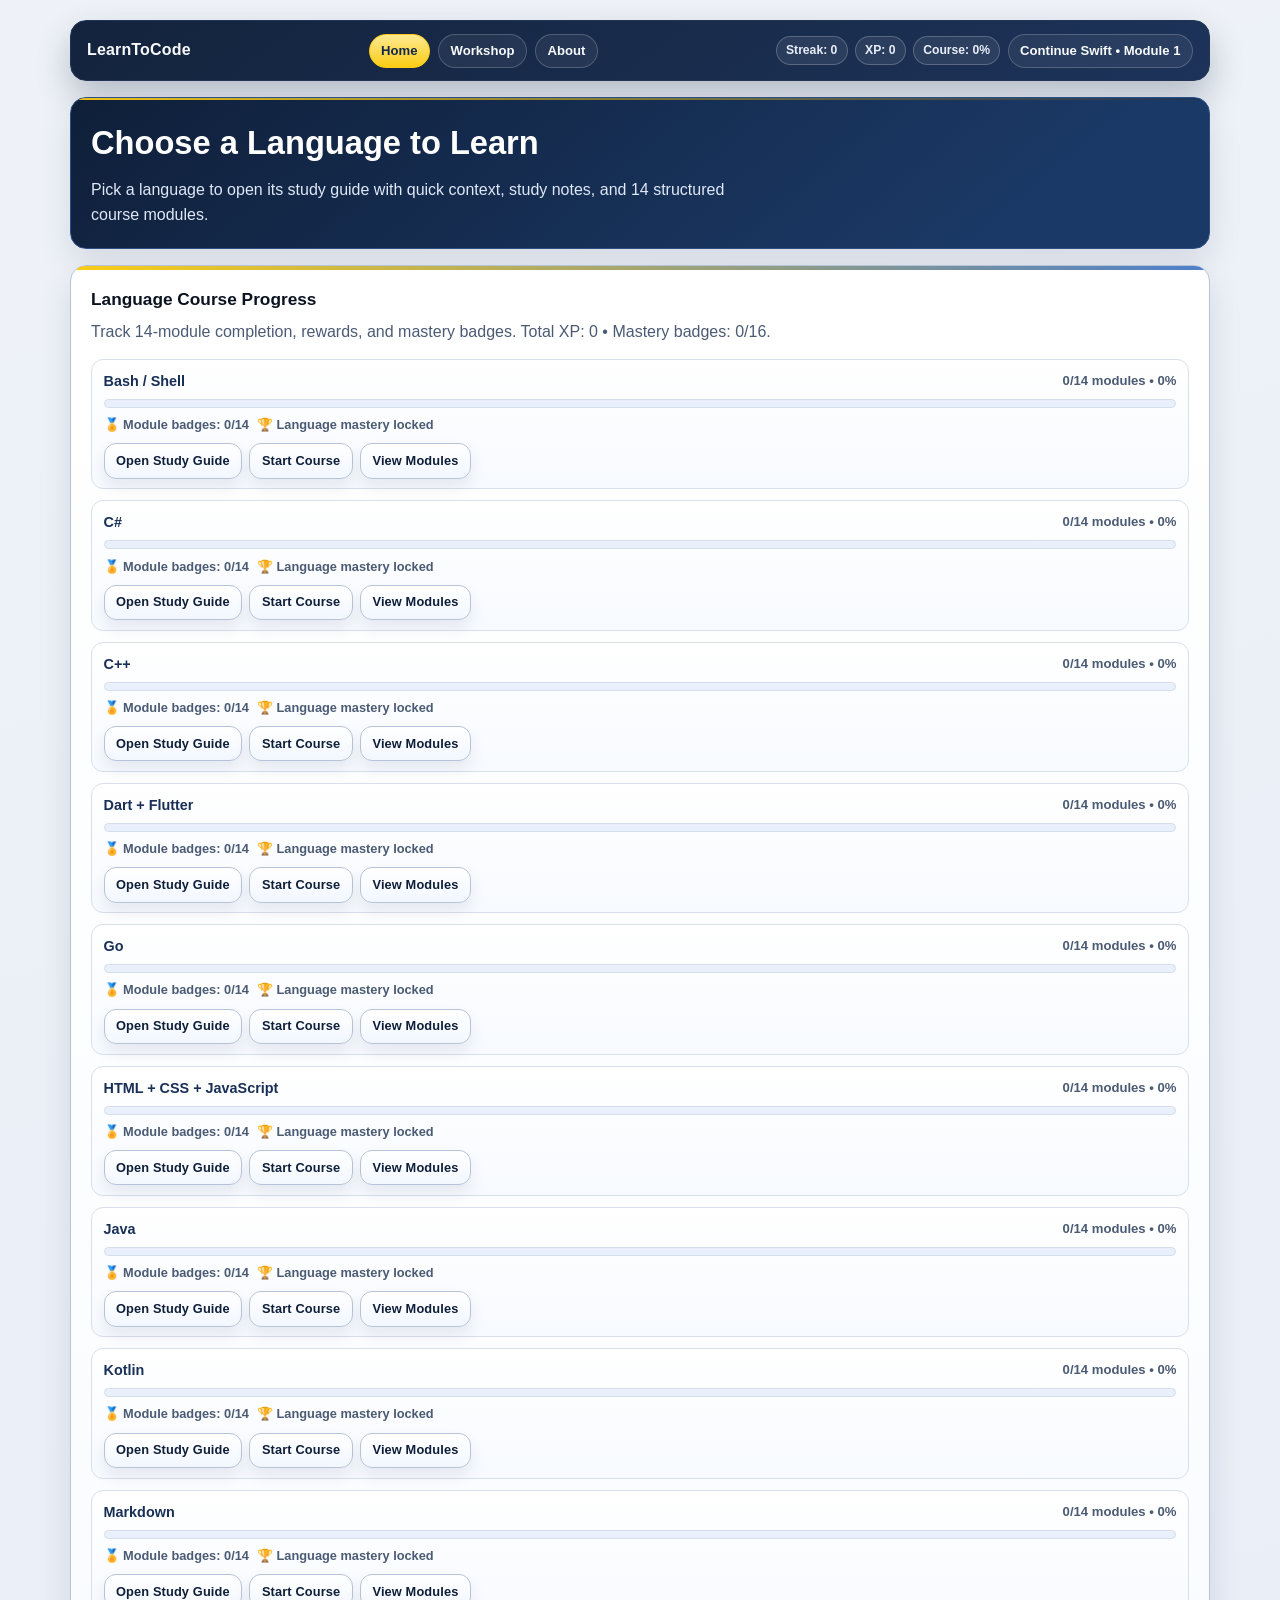
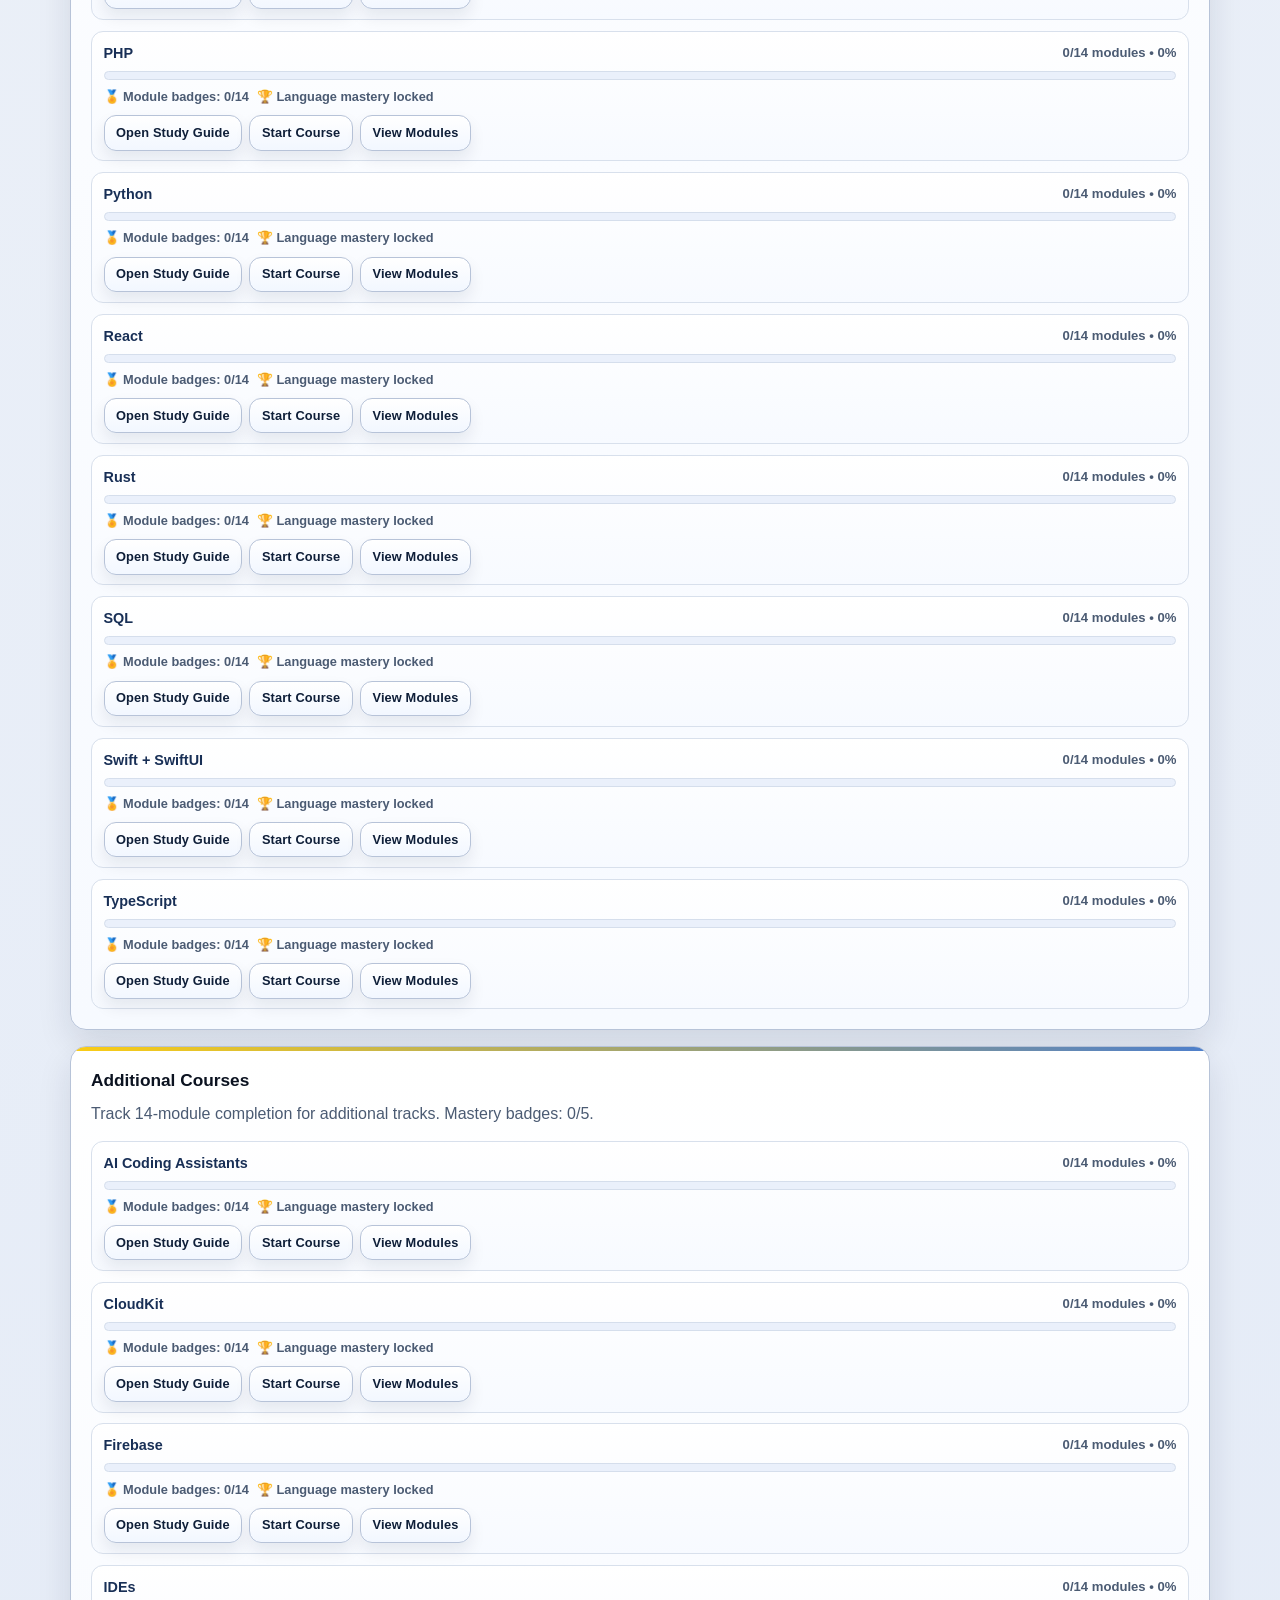
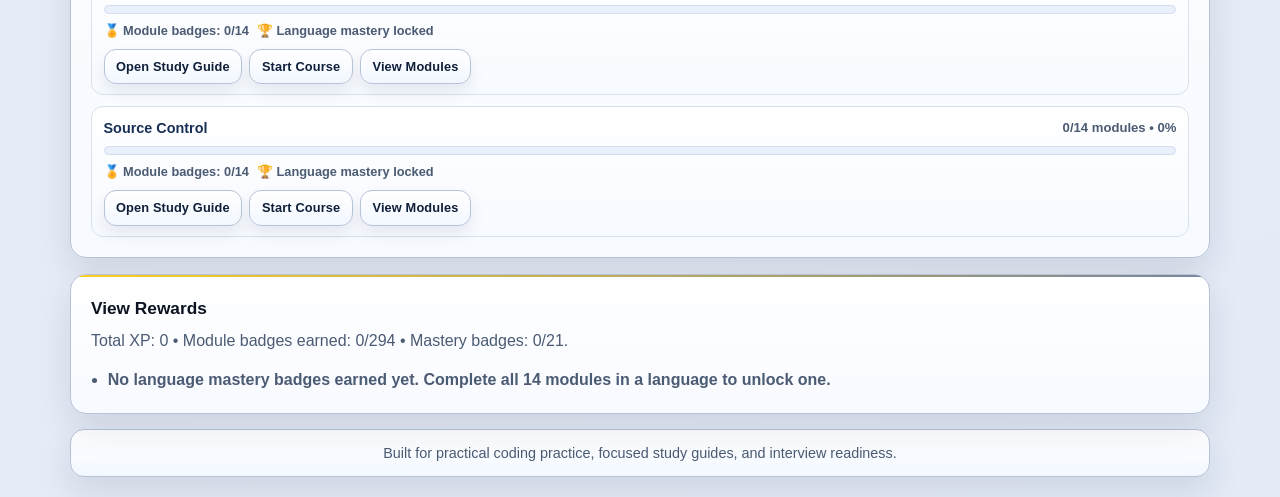
<file: index.html>
<!doctype html>
<html lang="en">
  <head>
    <meta charset="UTF-8" />
    <meta name="viewport" content="width=device-width, initial-scale=1.0" />
    <title>Learn to Code Home</title>
    <link rel="stylesheet" href="styles.css" />
  </head>
  <body>
    <header class="site-header">
      <div class="site-header-inner">
        <a class="site-brand" href="index.html">LearnToCode</a>
        <nav class="site-nav" aria-label="Primary">
          <a class="site-nav-link active" href="index.html">Home</a>
          <a class="site-nav-link" href="workshop.html">Workshop</a>
          <a class="site-nav-link" href="about.html">About</a>
        </nav>
      </div>
    </header>

    <main class="app home-layout">
      <header class="card home-hero">
        <h1>Choose a Language to Learn</h1>
        <p>
          Pick a language to open its study guide with quick context, study notes, and 14 structured course modules.
        </p>
      </header>

      <section class="card home-card home-card-accent" id="courseProgressCard">
        <h2>Language Course Progress</h2>
        <p id="courseProgressIntro">Track how much of each 14-module language course you have completed.</p>
        <div class="home-progress-grid" id="homeProgressGrid" aria-live="polite"></div>
      </section>

      <section class="card home-card home-card-accent" id="additionalCoursesCard">
        <h2>Additional Courses</h2>
        <p id="additionalCoursesIntro">Track Source Control and IDEs with the same module flow and rewards.</p>
        <div class="home-progress-grid" id="homeAdditionalProgressGrid" aria-live="polite"></div>
      </section>

      <section class="card home-card" id="rewardsSummaryCard">
        <h2>View Rewards</h2>
        <p id="rewardsOverview">Earn module badges and full language mastery badges as you pass modules.</p>
        <ul id="masteryBadgeList" class="rewards-list" aria-live="polite"></ul>
      </section>

    </main>

    <footer class="site-footer">
      <p>Built for practical coding practice, focused study guides, and interview readiness.</p>
    </footer>

    <script src="js/app/header-progress.js"></script>
    <script src="js/pages/index.js"></script>

  </body>
</html>
</file>
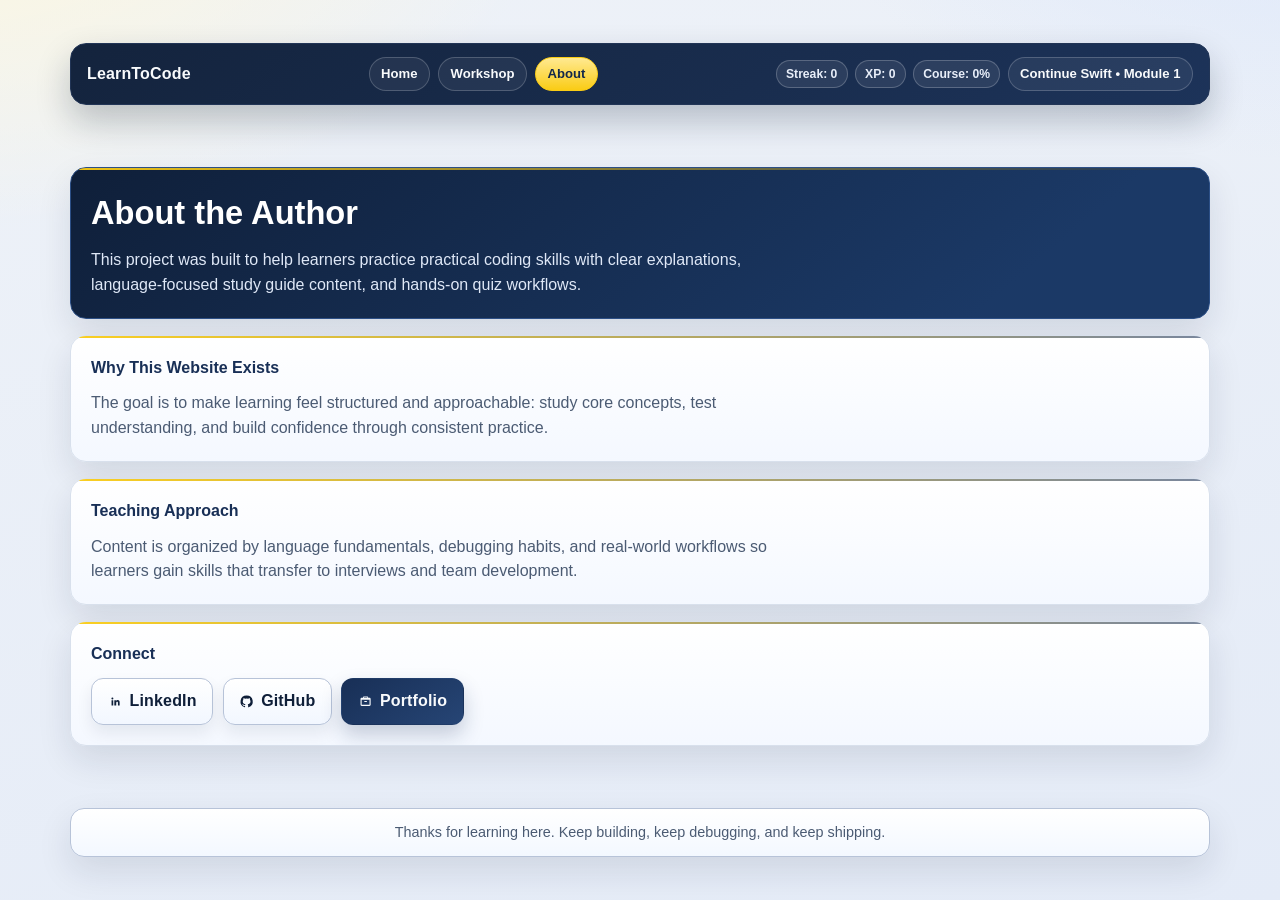
<file: about.html>
<!doctype html>
<html lang="en">
  <head>
    <meta charset="UTF-8" />
    <meta name="viewport" content="width=device-width, initial-scale=1.0" />
    <title>About the Author</title>
    <link rel="stylesheet" href="styles.css" />
  </head>
  <body>
    <header class="site-header">
      <div class="site-header-inner">
        <a class="site-brand" href="index.html">LearnToCode</a>
        <nav class="site-nav" aria-label="Primary">
          <a class="site-nav-link" href="index.html">Home</a>
          <a class="site-nav-link" href="workshop.html">Workshop</a>
          <a class="site-nav-link active" href="about.html">About</a>
        </nav>
      </div>
    </header>

    <main class="app">
      <header class="card home-hero">
        <h1>About the Author</h1>
        <p>
          This project was built to help learners practice practical coding skills with clear explanations,
          language-focused study guide content, and hands-on quiz workflows.
        </p>
      </header>

      <section class="card topic-info-card">
        <h2>Why This Website Exists</h2>
        <p>
          The goal is to make learning feel structured and approachable: study core concepts,
          test understanding, and build confidence through consistent practice.
        </p>
      </section>

      <section class="card topic-info-card">
        <h2>Teaching Approach</h2>
        <p>
          Content is organized by language fundamentals, debugging habits, and real-world workflows so
          learners gain skills that transfer to interviews and team development.
        </p>
      </section>

      <section class="card topic-info-card">
        <h2>Connect</h2>
        <div class="link-row">
          <a class="study-link secondary social-link" href="https://www.linkedin.com/in/george-clinkscales/" target="_blank" rel="noopener noreferrer" aria-label="LinkedIn profile">
            <svg class="social-link-icon" viewBox="0 0 24 24" aria-hidden="true" focusable="false">
              <path d="M6.94 8.5a1.56 1.56 0 1 1 0-3.12 1.56 1.56 0 0 1 0 3.12Zm-1.35 1.46h2.7V18h-2.7V9.96Zm4.4 0h2.59v1.1h.04c.36-.68 1.24-1.4 2.55-1.4 2.73 0 3.23 1.8 3.23 4.13V18h-2.7v-3.74c0-.9-.02-2.05-1.25-2.05-1.26 0-1.45.98-1.45 1.99V18H9.99V9.96Z" fill="currentColor"/>
            </svg>
            LinkedIn
          </a>
          <a class="study-link secondary social-link" href="https://github.com/geoClink" target="_blank" rel="noopener noreferrer" aria-label="GitHub profile">
            <svg class="social-link-icon" viewBox="0 0 24 24" aria-hidden="true" focusable="false">
              <path d="M12 2.4a9.6 9.6 0 0 0-3.03 18.71c.48.09.65-.2.65-.46v-1.78c-2.64.58-3.2-1.12-3.2-1.12-.43-1.1-1.06-1.39-1.06-1.39-.87-.6.06-.58.06-.58.97.07 1.48 1 1.48 1 .85 1.47 2.24 1.04 2.79.8.09-.63.33-1.04.59-1.28-2.11-.24-4.33-1.05-4.33-4.68 0-1.03.37-1.87.98-2.53-.1-.24-.43-1.22.09-2.54 0 0 .8-.26 2.63.96a9.1 9.1 0 0 1 4.79 0c1.83-1.22 2.63-.96 2.63-.96.52 1.32.19 2.3.1 2.54.61.66.98 1.5.98 2.53 0 3.63-2.23 4.43-4.35 4.67.34.29.64.87.64 1.76v2.61c0 .26.17.56.66.46A9.6 9.6 0 0 0 12 2.4Z" fill="currentColor"/>
            </svg>
            GitHub
          </a>
          <a class="study-link social-link" href="https://geoclink.github.io/portfolio/" target="_blank" rel="noopener noreferrer" aria-label="Portfolio website">
            <svg class="social-link-icon" viewBox="0 0 24 24" aria-hidden="true" focusable="false">
              <path d="M8 6V4.9c0-.55.45-1 1-1h6c.55 0 1 .45 1 1V6h2.2c1 0 1.8.8 1.8 1.8v9.3c0 1-.8 1.8-1.8 1.8H5.8c-1 0-1.8-.8-1.8-1.8V7.8C4 6.8 4.8 6 5.8 6H8Zm1.4 0h5.2v-.7H9.4V6Zm-3.6 3v8.1h12.4V9H5.8Zm4.2 2.1h4v1.6h-4v-1.6Z" fill="currentColor"/>
            </svg>
            Portfolio
          </a>
        </div>
      </section>
    </main>

    <footer class="site-footer">
      <p>Thanks for learning here. Keep building, keep debugging, and keep shipping.</p>
    </footer>

    <script src="js/app/header-progress.js"></script>
  </body>
</html>
</file>
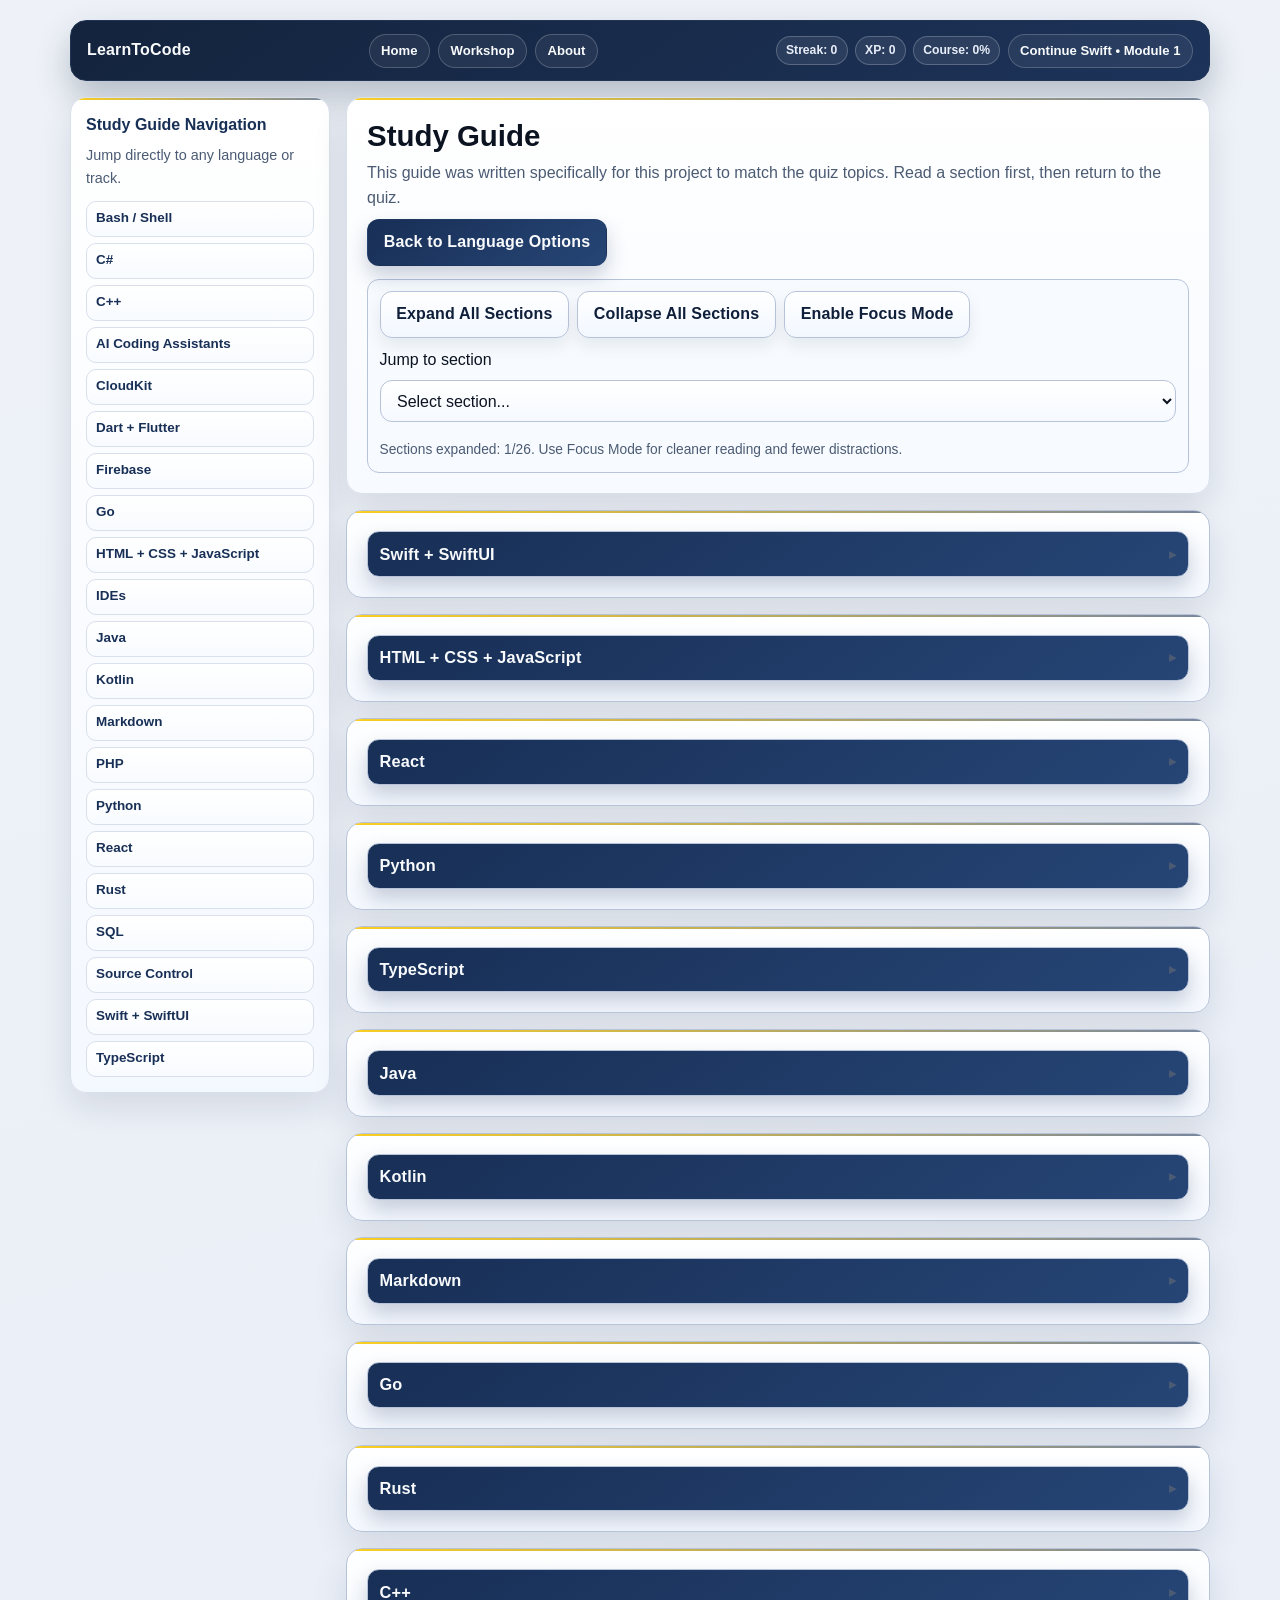
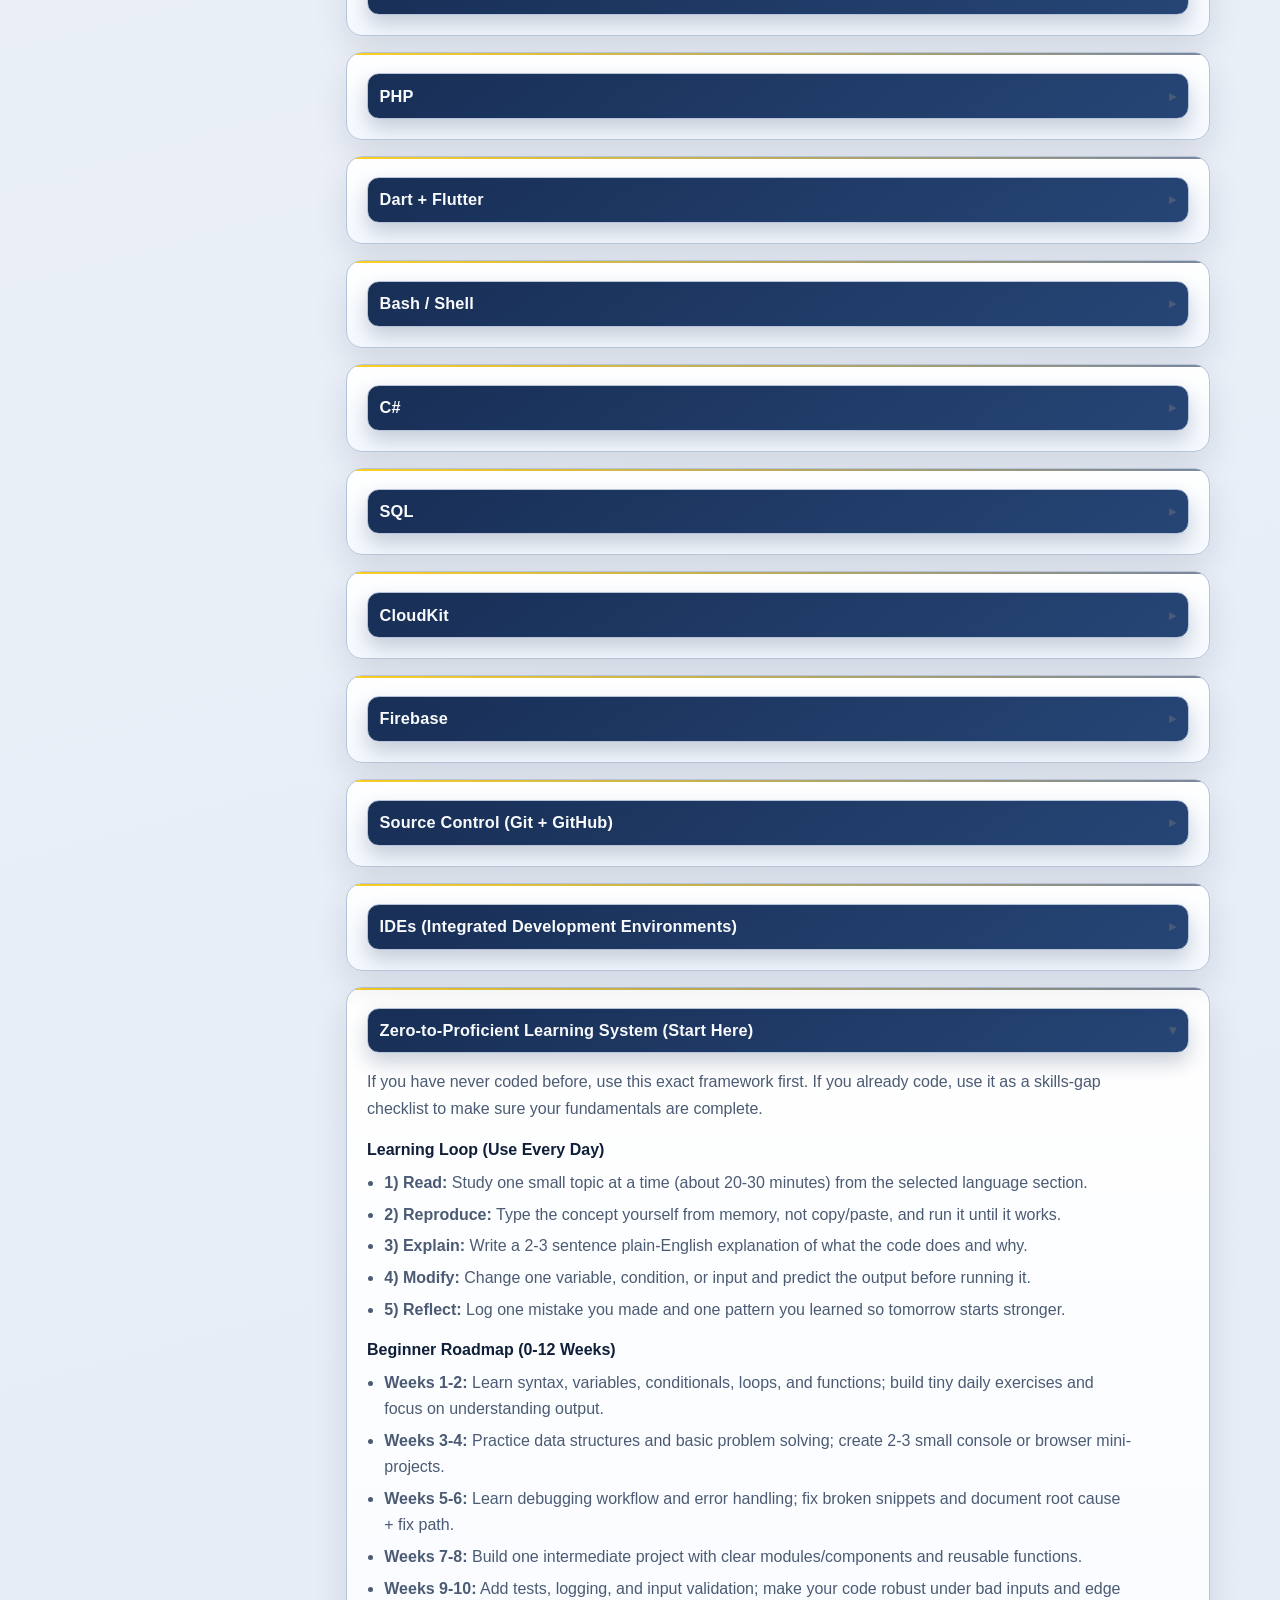
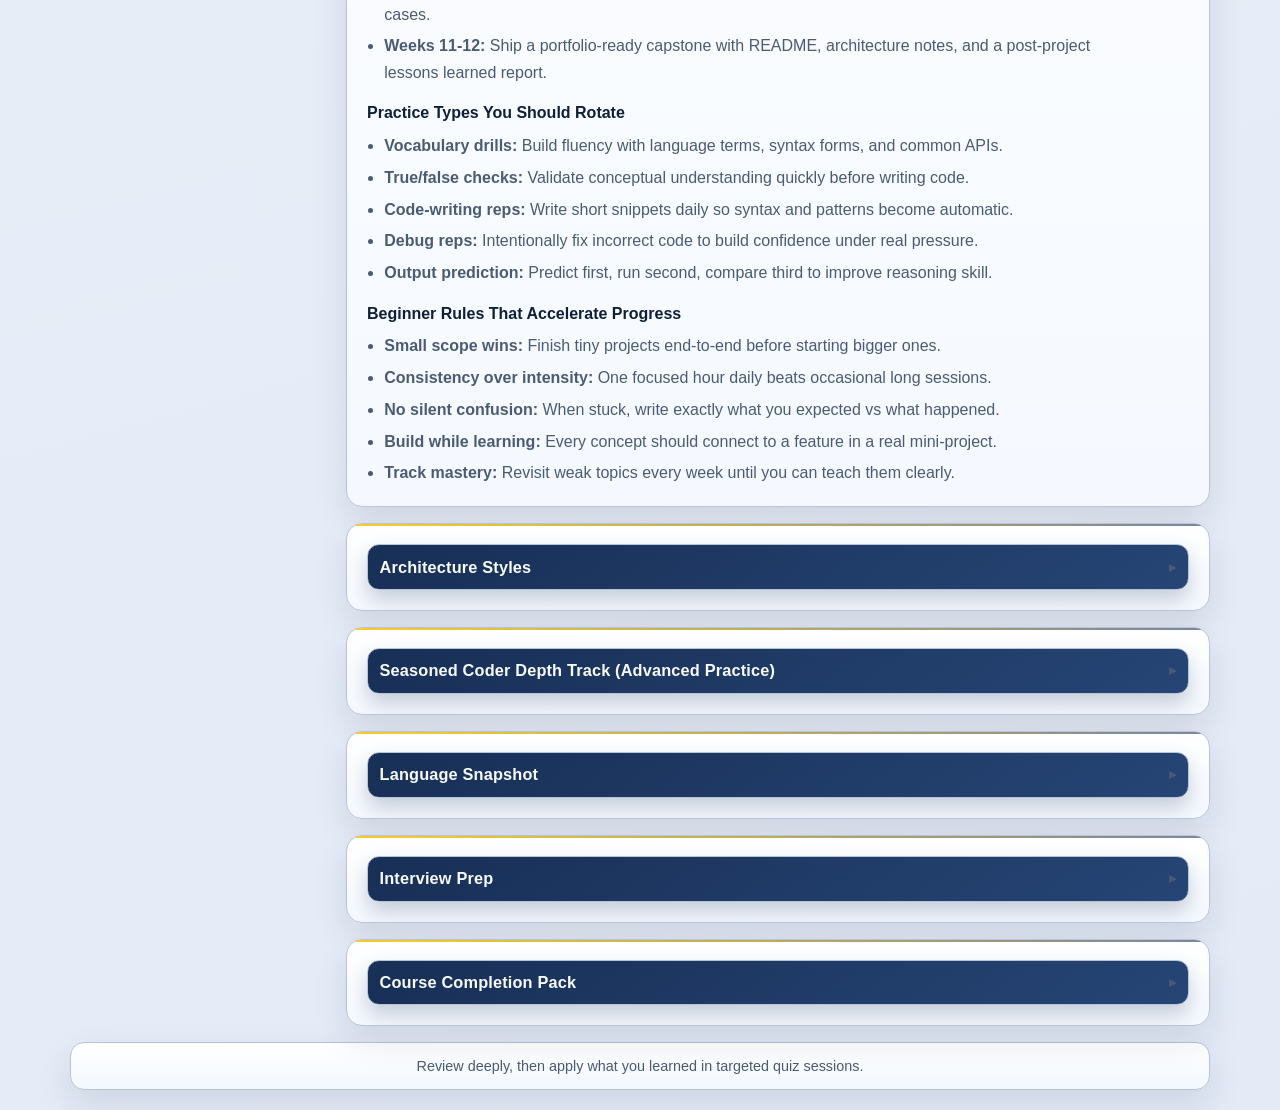
<file: study-guide.html>
<!doctype html>
<html lang="en">
  <head>
    <meta charset="UTF-8" />
    <meta name="viewport" content="width=device-width, initial-scale=1.0" />
    <title>Programming Study Guide</title>
    <link rel="stylesheet" href="styles.css" />
  </head>
  <body>
    <header class="site-header">
      <div class="site-header-inner">
        <a class="site-brand" href="index.html">LearnToCode</a>
        <nav class="site-nav" aria-label="Primary">
          <a class="site-nav-link" href="index.html">Home</a>
          <a class="site-nav-link" href="workshop.html">Workshop</a>
          <a class="site-nav-link" href="about.html">About</a>
        </nav>
      </div>
    </header>

    <div class="guide-page-shell">
      <aside class="card guide-sidebar" aria-label="Study guide navigation">
        <h2>Study Guide Navigation</h2>
        <p>Jump directly to any language or track.</p>
        <nav class="guide-sidebar-links">
          <a class="sidebar-topic-link" data-topic="bash" href="study-guide.html?topic=bash">Bash / Shell</a>
          <a class="sidebar-topic-link" data-topic="csharp" href="study-guide.html?topic=csharp">C#</a>
          <a class="sidebar-topic-link" data-topic="cpp" href="study-guide.html?topic=cpp">C++</a>
          <a class="sidebar-topic-link" data-topic="aiassist" href="study-guide.html?topic=aiassist">AI Coding Assistants</a>
          <a class="sidebar-topic-link" data-topic="cloudkit" href="study-guide.html?topic=cloudkit">CloudKit</a>
          <a class="sidebar-topic-link" data-topic="dart" href="study-guide.html?topic=dart">Dart + Flutter</a>
          <a class="sidebar-topic-link" data-topic="firebase" href="study-guide.html?topic=firebase">Firebase</a>
          <a class="sidebar-topic-link" data-topic="go" href="study-guide.html?topic=go">Go</a>
          <a class="sidebar-topic-link" data-topic="web" href="study-guide.html?topic=web">HTML + CSS + JavaScript</a>
          <a class="sidebar-topic-link" data-topic="ides" href="study-guide.html?topic=ides">IDEs</a>
          <a class="sidebar-topic-link" data-topic="java" href="study-guide.html?topic=java">Java</a>
          <a class="sidebar-topic-link" data-topic="kotlin" href="study-guide.html?topic=kotlin">Kotlin</a>
          <a class="sidebar-topic-link" data-topic="markdown" href="study-guide.html?topic=markdown">Markdown</a>
          <a class="sidebar-topic-link" data-topic="php" href="study-guide.html?topic=php">PHP</a>
          <a class="sidebar-topic-link" data-topic="python" href="study-guide.html?topic=python">Python</a>
          <a class="sidebar-topic-link" data-topic="react" href="study-guide.html?topic=react">React</a>
          <a class="sidebar-topic-link" data-topic="rust" href="study-guide.html?topic=rust">Rust</a>
          <a class="sidebar-topic-link" data-topic="sql" href="study-guide.html?topic=sql">SQL</a>
          <a class="sidebar-topic-link" data-topic="sourcecontrol" href="study-guide.html?topic=sourcecontrol">Source Control</a>
          <a class="sidebar-topic-link" data-topic="swift" href="study-guide.html?topic=swift">Swift + SwiftUI</a>
          <a class="sidebar-topic-link" data-topic="typescript" href="study-guide.html?topic=typescript">TypeScript</a>
        </nav>
      </aside>

      <main class="app guide-layout">
      <header class="header card">
        <h1>Study Guide</h1>
        <p>
          This guide was written specifically for this project to match the quiz topics.
          Read a section first, then return to the quiz.
        </p>
        <p class="study-link-wrap">
          <a id="backToQuizLink" class="study-link" href="index.html">Back to Language Options</a>
        </p>

        <section class="guide-readability-controls" aria-label="Guide readability controls">
          <div class="guide-controls-row">
            <button type="button" id="guideExpandAllBtn" class="study-link secondary">Expand All Sections</button>
            <button type="button" id="guideCollapseAllBtn" class="study-link secondary">Collapse All Sections</button>
            <button type="button" id="guideFocusModeBtn" class="study-link secondary">Enable Focus Mode</button>
          </div>
          <div class="guide-controls-row">
            <label for="guideJumpSelect">Jump to section</label>
            <select id="guideJumpSelect" class="blank-input"></select>
          </div>
          <p id="guideReadabilityStatus" class="guide-readability-status">Readability mode ready.</p>
        </section>
      </header>

      <section class="card architecture-prep-card" id="learningSystemCard">
        <h2>Zero-to-Proficient Learning System (Start Here)</h2>
        <p>
          If you have never coded before, use this exact framework first. If you already code,
          use it as a skills-gap checklist to make sure your fundamentals are complete.
        </p>

        <h3>Learning Loop (Use Every Day)</h3>
        <ul>
          <li><strong>1) Read:</strong> Study one small topic at a time (about 20-30 minutes) from the selected language section.</li>
          <li><strong>2) Reproduce:</strong> Type the concept yourself from memory, not copy/paste, and run it until it works.</li>
          <li><strong>3) Explain:</strong> Write a 2-3 sentence plain-English explanation of what the code does and why.</li>
          <li><strong>4) Modify:</strong> Change one variable, condition, or input and predict the output before running it.</li>
          <li><strong>5) Reflect:</strong> Log one mistake you made and one pattern you learned so tomorrow starts stronger.</li>
        </ul>

        <h3>Beginner Roadmap (0-12 Weeks)</h3>
        <ul>
          <li><strong>Weeks 1-2:</strong> Learn syntax, variables, conditionals, loops, and functions; build tiny daily exercises and focus on understanding output.</li>
          <li><strong>Weeks 3-4:</strong> Practice data structures and basic problem solving; create 2-3 small console or browser mini-projects.</li>
          <li><strong>Weeks 5-6:</strong> Learn debugging workflow and error handling; fix broken snippets and document root cause + fix path.</li>
          <li><strong>Weeks 7-8:</strong> Build one intermediate project with clear modules/components and reusable functions.</li>
          <li><strong>Weeks 9-10:</strong> Add tests, logging, and input validation; make your code robust under bad inputs and edge cases.</li>
          <li><strong>Weeks 11-12:</strong> Ship a portfolio-ready capstone with README, architecture notes, and a post-project lessons learned report.</li>
        </ul>

        <h3>Practice Types You Should Rotate</h3>
        <ul>
          <li><strong>Vocabulary drills:</strong> Build fluency with language terms, syntax forms, and common APIs.</li>
          <li><strong>True/false checks:</strong> Validate conceptual understanding quickly before writing code.</li>
          <li><strong>Code-writing reps:</strong> Write short snippets daily so syntax and patterns become automatic.</li>
          <li><strong>Debug reps:</strong> Intentionally fix incorrect code to build confidence under real pressure.</li>
          <li><strong>Output prediction:</strong> Predict first, run second, compare third to improve reasoning skill.</li>
        </ul>

        <h3>Beginner Rules That Accelerate Progress</h3>
        <ul>
          <li><strong>Small scope wins:</strong> Finish tiny projects end-to-end before starting bigger ones.</li>
          <li><strong>Consistency over intensity:</strong> One focused hour daily beats occasional long sessions.</li>
          <li><strong>No silent confusion:</strong> When stuck, write exactly what you expected vs what happened.</li>
          <li><strong>Build while learning:</strong> Every concept should connect to a feature in a real mini-project.</li>
          <li><strong>Track mastery:</strong> Revisit weak topics every week until you can teach them clearly.</li>
        </ul>
      </section>

      <section class="card interview-prep-card hidden" id="moduleFocusCard">
        <h2 id="moduleFocusTitle">Module Study Focus</h2>
        <p id="moduleFocusIntro">Study these focus points before starting the module quiz.</p>
        <ul id="moduleFocusList"></ul>
        <p class="study-link-wrap">
          <a id="startModuleQuizLink" class="study-link" href="trainer.html">Start Module Quiz</a>
        </p>
      </section>

      <section class="card interview-prep-card" id="languageOverviewCard">
        <h2 id="guideOverviewTitle">Language Snapshot</h2>
        <p id="guideOverviewSubtitle">Choose a language to see its quick snapshot before you start quiz modules.</p>

        <h3>Main Use</h3>
        <p id="guideOverviewMainUse">Select a language to see what it is most commonly used for.</p>

        <h3>Brief History</h3>
        <p id="guideOverviewHistory">Select a language to see a short history timeline.</p>

        <h3>Popular Industries</h3>
        <ul id="guideOverviewIndustries">
          <li>Select a language to see where it is commonly used in industry.</li>
        </ul>
      </section>

      <section class="card interview-prep-card" id="interviewPrepCard">
        <h2 id="interviewTitle">Interview Prep</h2>
        <p id="interviewIntro">Choose a language to see focused interview tips and common test problems.</p>

        <h3>Tips</h3>
        <ul id="interviewTipsList"></ul>

        <h3>Common Problems / Tests</h3>
        <ul id="interviewTestsList"></ul>
      </section>

      <section class="card architecture-prep-card" id="architecturePrepCard">
        <h2 id="architectureTitle">Architecture Styles</h2>
        <p id="architectureIntro">Learn common architecture patterns and where they fit best.</p>

        <h3>Common Patterns (General)</h3>
        <ul id="architecturePatternsList"></ul>

        <h3>Best Fit for This Language</h3>
        <ul id="architectureLanguageList"></ul>
      </section>

      <section class="card architecture-prep-card" id="completionPrepCard">
        <h2 id="completionTitle">Course Completion Pack</h2>
        <p id="completionIntro">Use this section to finish each language like a real curriculum, not just a quiz track.</p>

        <h3>Capstone Milestones</h3>
        <ul id="completionMilestonesList"></ul>

        <h3>Production Skills Checklist</h3>
        <ul id="completionProductionList"></ul>

        <h3>Portfolio Outcome</h3>
        <ul id="completionPortfolioList"></ul>

        <h3>Assessment Rubric</h3>
        <ul id="completionRubricList"></ul>
      </section>

      <section class="card architecture-prep-card" id="proDepthCard">
        <h2>Seasoned Coder Depth Track (Advanced Practice)</h2>
        <p>
          If you already code, use this track to level up architecture quality, performance,
          reliability, and mentoring skills while still sharpening fundamentals.
        </p>

        <h3>Advanced Weekly Structure</h3>
        <ul>
          <li><strong>2 sessions:</strong> Deep implementation work (feature build or refactor with measurable outcomes).</li>
          <li><strong>1 session:</strong> Performance and observability pass (profiling, logs, bottleneck review, optimization notes).</li>
          <li><strong>1 session:</strong> Reliability pass (failure modes, retries, edge-case testing, error taxonomy cleanup).</li>
          <li><strong>1 session:</strong> Architecture/documentation pass (design decisions, tradeoffs, and operational readiness).</li>
        </ul>

        <h3>Engineering Depth Checklist</h3>
        <ul>
          <li><strong>Architecture:</strong> Can you justify boundaries, interfaces, and dependency direction under change?</li>
          <li><strong>Performance:</strong> Do you know top latency/memory hotspots and why they exist?</li>
          <li><strong>Reliability:</strong> Are failures observable, recoverable, and user-safe by default?</li>
          <li><strong>Security mindset:</strong> Are inputs validated, secrets protected, and dangerous operations constrained?</li>
          <li><strong>Maintainability:</strong> Could a teammate ship a safe change in your code within one day?</li>
        </ul>

        <h3>Deliberate Practice for Senior Growth</h3>
        <ul>
          <li><strong>Refactor kata:</strong> Take one messy module each week and improve readability, testability, and boundaries.</li>
          <li><strong>Failure drills:</strong> Simulate bad network/data/runtime conditions and verify graceful degradation behavior.</li>
          <li><strong>Complexity audits:</strong> Identify high-branch or deeply nested logic and simplify with clearer models.</li>
          <li><strong>Review writing:</strong> Practice concise code review feedback that explains risk, impact, and suggested fix.</li>
          <li><strong>Teaching reps:</strong> Explain one advanced concept to beginners weekly to strengthen your own mental models.</li>
        </ul>

        <h3>Project Ladder (Beginner to Advanced)</h3>
        <ul>
          <li><strong>Level 1:</strong> Small utilities and focused exercises (single-file or single-feature projects).</li>
          <li><strong>Level 2:</strong> Multi-feature apps with reusable components/modules and clear folder boundaries.</li>
          <li><strong>Level 3:</strong> Data-backed apps with robust validation, error handling, and test coverage.</li>
          <li><strong>Level 4:</strong> Production-style apps with monitoring, performance tuning, and architecture documentation.</li>
        </ul>
      </section>

      <section class="guide-grid">
        <article class="card guide-section" data-topic="swift">
          <h2>Swift + SwiftUI</h2>

          <h3>Core Mindset</h3>
          <ul>
            <li><strong>Value-first thinking:</strong> In Swift, many models are structs (value types), which helps avoid accidental shared mutations.</li>
            <li><strong>State drives UI:</strong> In SwiftUI, your interface should be a function of data, not a sequence of manual UI updates.</li>
            <li><strong>Type safety:</strong> Let the compiler help you early by keeping types explicit when learning.</li>
          </ul>

          <h3>Beginner</h3>
          <ul>
            <li><strong>let vs var:</strong> Use <em>let</em> for constants and <em>var</em> for values that can change.</li>
            <li><strong>Text view:</strong> <em>Text("Hello")</em> is a basic SwiftUI view for showing text.</li>
            <li><strong>Simple output:</strong> You can print values with <em>print(name)</em> in Swift.</li>
            <li><strong>View composition:</strong> Build screens from small reusable views instead of one large body.</li>
            <li><strong>Type basics:</strong> Swift commonly uses types like <em>String</em>, <em>Int</em>, and <em>Bool</em> for clear, safe code.</li>
            <li><strong>Optionals:</strong> A value like <em>String?</em> can be missing (<em>nil</em>), so safely unwrap with <em>if let</em> or <em>guard let</em>.</li>
            <li><strong>Functions:</strong> Keep functions short and purpose-driven, for example one function per user intent.</li>
            <li><strong>Naming:</strong> Prefer clear labels like <em>fetchCities()</em> over vague names like <em>doWork()</em>.</li>
          </ul>

          <h3>Medium</h3>
          <ul>
            <li><strong>@State and @ObservedObject:</strong> @State is local to a view; @ObservedObject watches external model changes.</li>
            <li><strong>Data flow:</strong> Parent views own source-of-truth state and pass data down to children.</li>
            <li><strong>Layout strategy:</strong> Combine VStack/HStack/ZStack with Spacer and padding for predictable layouts.</li>
            <li><strong>Derived UI:</strong> Keep UI derived from state rather than manually toggling visual values.</li>
            <li><strong>@Binding usage:</strong> Pass bindings to child views when they need controlled write access to parent-owned state.</li>
            <li><strong>View models:</strong> Move non-trivial business logic out of views into dedicated model/view-model types.</li>
            <li><strong>Computed properties:</strong> Use computed values for display text and filtered arrays to keep <em>body</em> clean.</li>
            <li><strong>Control flow views:</strong> Use <em>if</em>, <em>switch</em>, and <em>ForEach</em> to express dynamic interfaces declaratively.</li>
          </ul>

          <h3>Advanced</h3>
          <ul>
            <li><strong>@Binding architecture:</strong> Use @Binding to expose controlled write-access from child to parent state.</li>
            <li><strong>Concurrency model:</strong> Use <em>async/await</em>, <em>Task</em>, and <em>@MainActor</em> for responsive UIs and safe updates.</li>
            <li><strong>Modeling data:</strong> Prefer small structs and protocols (for example <em>Identifiable</em>) for scalable list rendering.</li>
            <li><strong>Performance thinking:</strong> Keep view bodies lightweight and avoid expensive work during rendering.</li>
            <li><strong>Networking models:</strong> Use <em>Codable</em> models with async networking to decode API responses safely.</li>
            <li><strong>Error strategy:</strong> Use <em>do/catch</em> with user-friendly messages and retry pathways.</li>
            <li><strong>Task cancellation:</strong> Be aware async tasks may cancel when a view disappears; design around cancellation safely.</li>
            <li><strong>Protocol-oriented design:</strong> Depend on protocols in services to improve testability and maintainability.</li>
            <li><strong>Testing direction:</strong> Unit test pure logic and model transformations before snapshot/UI tests.</li>
          </ul>

          <h3>Common Swift/SwiftUI Mistakes</h3>
          <ul>
            <li>Mutating state from multiple places without a clear owner.</li>
            <li>Doing heavy work directly in <em>body</em> instead of precomputing values.</li>
            <li>Forgetting optional handling and forcing unwraps (<em>!</em>) too early.</li>
            <li>Overusing global singletons instead of dependency injection.</li>
          </ul>

          <h3>Mini Syntax Reference</h3>
          <ul>
            <li><strong>Constant:</strong> <em>let city = "Tokyo"</em></li>
            <li><strong>Variable:</strong> <em>var score = 0</em></li>
            <li><strong>Optional binding:</strong> <em>if let name = optionalName { ... }</em></li>
            <li><strong>State:</strong> <em>@State private var count = 0</em></li>
            <li><strong>Binding:</strong> <em>@Binding var isOn: Bool</em></li>
            <li><strong>Async call:</strong> <em>let data = try await service.load()</em></li>
          </ul>

          <h3>SwiftUI Previews (Important)</h3>
          <ul>
            <li><strong>What previews are:</strong> SwiftUI previews let you render your view in Xcode without running the full app on a simulator each time.</li>
            <li><strong>Why they matter:</strong> They speed up UI iteration and make it easier to check spacing, text wrapping, and state-driven layout changes quickly.</li>
            <li><strong>Typical shape:</strong> A preview provider (or preview macro in modern templates) creates one or more sample view states.</li>
            <li><strong>Best practice:</strong> Preview multiple states (empty/loading/error/populated) so UI issues show up before integration.</li>
            <li><strong>Workflow tip:</strong> Keep preview data lightweight and deterministic so design and debugging feedback stays fast.</li>
          </ul>

          <h3>Deep-Dive Practice Ideas</h3>
          <ul>
            <li>Create a small task app with add/remove actions and local persistence.</li>
            <li>Build a reusable row component and pass actions with closures.</li>
            <li>Load data asynchronously, display loading/error states, and retry on failure.</li>
            <li>Build a city explorer with favorites, search, and grouped sections.</li>
            <li>Create a settings screen that persists user preferences with sensible defaults.</li>
            <li>Add accessibility labels and dynamic type support for key controls.</li>
          </ul>

          <h3>Swift Debugging Workflow</h3>
          <ul>
            <li><strong>Compiler first:</strong> Resolve compile errors top-to-bottom; one fix often clears multiple errors below.</li>
            <li><strong>Print strategically:</strong> Log state changes before and after actions to verify data flow assumptions.</li>
            <li><strong>Isolate view logic:</strong> Move computed display logic into properties/functions to debug them separately.</li>
            <li><strong>Reproduce quickly:</strong> Create a minimal failing example in a tiny view before touching full screens.</li>
          </ul>

          <h3>SwiftUI TestFlight + App Store Release Flow</h3>
          <ul>
            <li><strong>Release config first:</strong> Confirm bundle identifier, version/build numbers, signing team, and capabilities are correct in Xcode before archive.</li>
            <li><strong>Archive and validate:</strong> Build a Release archive in Xcode Organizer, then run validation checks to catch signing and metadata issues early.</li>
            <li><strong>Upload to App Store Connect:</strong> Distribute the archive to App Store Connect and wait for processing before attaching it to a TestFlight build.</li>
            <li><strong>Internal TestFlight:</strong> Start with internal testers for fast checks on crashes, onboarding, and critical user paths.</li>
            <li><strong>External TestFlight:</strong> Add test notes, export compliance details, and submit the build for beta review before inviting external testers.</li>
            <li><strong>Crash and analytics loop:</strong> Review crashes, hangs, and feedback every build cycle; ship fixes with clear release notes and incremented build numbers.</li>
            <li><strong>App Store readiness:</strong> Prepare app privacy, screenshots, age rating, app description, and support URL before final submission.</li>
            <li><strong>Submission + rollout:</strong> Submit for App Review, monitor rejection feedback quickly, then release manually or phased rollout after approval.</li>
            <li><strong>Post-release discipline:</strong> Watch crash-free rate, login/payment success paths, and update cadence in the first 48 hours after launch.</li>
          </ul>

          <h3>Production Essentials (Swift Developer Checklist)</h3>
          <ul>
            <li><strong>Architecture choices:</strong> Keep feature boundaries clear with testable services, view models, and protocol-driven dependencies.</li>
            <li><strong>Memory discipline:</strong> Understand ARC strongly/weakly captured references and avoid retain cycles in closures.</li>
            <li><strong>Concurrency safety:</strong> Use <em>Task</em>, <em>TaskGroup</em>, and cancellation-aware workflows; keep UI updates on <em>@MainActor</em>.</li>
            <li><strong>Networking quality:</strong> Build resilient URLSession clients with retries, timeout strategy, and typed <em>Codable</em> decoding.</li>
            <li><strong>Error modeling:</strong> Normalize backend and local failures into user-safe states with meaningful recovery options.</li>
            <li><strong>Dependency management:</strong> Prefer Swift Package Manager with pinned versions and modular package boundaries.</li>
            <li><strong>Observability:</strong> Add structured logs, analytics events, and crash monitoring for real production diagnosis.</li>
          </ul>

          <h3>Data, Persistence, and Sync</h3>
          <ul>
            <li><strong>Local models first:</strong> Model app state with clear entities before wiring network sync.</li>
            <li><strong>Persistence options:</strong> Use SwiftData/Core Data intentionally based on complexity, relationships, and query needs.</li>
            <li><strong>Offline behavior:</strong> Design for no-network scenarios with cached reads and deterministic retry strategies.</li>
            <li><strong>Conflict strategy:</strong> Define merge rules for simultaneous updates so users do not lose data unexpectedly.</li>
            <li><strong>Cloud sync boundaries:</strong> Separate private user data from shared/public data and enforce ownership rules.</li>
            <li><strong>CloudKit fit:</strong> Prefer CloudKit for Apple-first apps needing iCloud identity, private/shared databases, and platform-native sync.</li>
            <li><strong>Firebase fit:</strong> Prefer Firebase when you need cross-platform auth/data services and faster multi-platform backend iteration.</li>
            <li><strong>Backend decision skill:</strong> Be able to explain tradeoffs (cost, lock-in, offline behavior, security rules, and team expertise) in interviews.</li>
            <li><strong>Migrations:</strong> Plan schema evolution and migration testing early to avoid data loss in app updates.</li>
          </ul>

          <h3>Job-Readiness Basics (Must-Have for Entry Roles)</h3>
          <ul>
            <li><strong>State modeling:</strong> Implement idle/loading/success/error states without ambiguous UI transitions.</li>
            <li><strong>Networking fundamentals:</strong> Build one clean service layer with URLSession, Codable decoding, retries, and typed errors.</li>
            <li><strong>Persistence fundamentals:</strong> Persist and restore user-critical data safely across app restarts.</li>
            <li><strong>Testing fundamentals:</strong> Write unit tests for view-model/service logic and show you can prevent regressions.</li>
            <li><strong>Debugging fundamentals:</strong> Reproduce bugs, isolate root cause, and explain fix verification steps clearly.</li>
            <li><strong>Architecture fundamentals:</strong> Keep view code thin and isolate business logic behind protocol-driven boundaries.</li>
            <li><strong>Security fundamentals:</strong> Store sensitive tokens in Keychain and validate untrusted inputs before state mutation.</li>
            <li><strong>Delivery fundamentals:</strong> Ship a small app with README, setup steps, architecture notes, and known tradeoffs.</li>
          </ul>

          <h3>Quality, Security, and Accessibility</h3>
          <ul>
            <li><strong>Testing pyramid:</strong> Prioritize unit tests for business logic, integration tests for services, and targeted UI tests for critical flows.</li>
            <li><strong>Secure storage:</strong> Keep secrets and tokens in Keychain, not plain UserDefaults.</li>
            <li><strong>Input hardening:</strong> Validate inputs and server responses at trust boundaries before state mutation.</li>
            <li><strong>Privacy readiness:</strong> Request minimal permissions and keep data collection transparent and intentional.</li>
            <li><strong>Accessibility baseline:</strong> Ensure VoiceOver labels, Dynamic Type support, and sufficient contrast for key interactions.</li>
            <li><strong>Localization mindset:</strong> Externalize strings and test layout behavior across longer translated text.</li>
          </ul>

          <h3>Course Path Alignment</h3>
          <ul>
            <li><strong>Guided Start (Modules 1-4):</strong> Learn variables, optionals, arrays, loops, and SwiftUI layout basics.</li>
            <li><strong>Debug Lab (Modules 5-7):</strong> Add state management and debug data flow with @State, @Binding, and observable models.</li>
            <li><strong>Output Mastery (Modules 8-10):</strong> Predict and validate output for async work, computed views, and user interactions.</li>
            <li><strong>Advanced Lab (Modules 11-14):</strong> Improve architecture, accessibility, and performance with production-style patterns.</li>
          </ul>

          <h3>Swift Self-Check</h3>
          <ul>
            <li>Can you explain the difference between source of truth and derived values in your UI?</li>
            <li>Can you model a screen state clearly (idle/loading/success/error)?</li>
            <li>Can you write a small async function and handle failures cleanly?</li>
            <li>Can you refactor duplicated view code into a reusable component?</li>
          </ul>
        </article>

        <article class="card guide-section" data-topic="web">
          <h2>HTML + CSS + JavaScript</h2>
          <p><strong>Full names:</strong> HTML = HyperText Markup Language, CSS = Cascading Style Sheets, and JS = JavaScript.</p>

          <h3>Core Mindset</h3>
          <ul>
            <li><strong>Structure, style, behavior:</strong> HTML defines meaning, CSS defines presentation, JavaScript defines interaction.</li>
            <li><strong>Progressive enhancement:</strong> Start with usable HTML first, then layer styles and interactivity.</li>
            <li><strong>Debug in layers:</strong> Check markup, then styles, then script behavior instead of guessing.</li>
          </ul>

          <h3>Beginner</h3>
          <ul>
            <li><strong>HTML:</strong> Gives your page structure, like headings, paragraphs, and buttons.</li>
            <li><strong>CSS:</strong> Controls appearance, such as colors, spacing, and layout.</li>
            <li><strong>Basic markup:</strong> A heading can be written as <em>&lt;h1&gt;Hello Web&lt;/h1&gt;</em>.</li>
            <li><strong>Separation of concerns:</strong> Keep structure (HTML), styling (CSS), and behavior (JS) logically separated.</li>
            <li><strong>Semantic elements:</strong> Tags like <em>&lt;header&gt;</em>, <em>&lt;main&gt;</em>, and <em>&lt;footer&gt;</em> improve readability and accessibility.</li>
            <li><strong>Links and forms:</strong> Learn anchors, labels, inputs, and buttons early—they power most websites.</li>
            <li><strong>Selector basics:</strong> Class selectors are reusable, IDs should be unique and used intentionally.</li>
            <li><strong>DevTools habit:</strong> Inspect elements to see computed styles and layout boundaries.</li>
          </ul>

          <h3>Medium</h3>
          <ul>
            <li><strong>Block scope:</strong> In JavaScript, <em>let</em> and <em>const</em> are block-scoped and safer than <em>var</em> in many cases.</li>
            <li><strong>DOM events:</strong> Use <em>addEventListener</em> and keep handlers small, predictable, and testable.</li>
            <li><strong>CSS box model:</strong> Understand content, padding, border, margin to avoid layout bugs.</li>
            <li><strong>State sync:</strong> Keep UI state mirrored in JS variables and update the DOM from that state.</li>
            <li><strong>Array transforms:</strong> Practice <em>map</em>, <em>filter</em>, and <em>find</em> to write cleaner data logic.</li>
            <li><strong>Component-like patterns:</strong> Build repeatable UI blocks using functions and template strings.</li>
            <li><strong>Form handling:</strong> Validate input on submit and provide clear inline error messages.</li>
            <li><strong>Responsive design:</strong> Pair relative units with media queries to support phones and desktops.</li>
          </ul>

          <h3>Advanced</h3>
          <ul>
            <li><strong>Grid vs Flexbox:</strong> Grid handles two-dimensional systems; Flexbox is ideal for one-dimensional alignment.</li>
            <li><strong>Async flows:</strong> Use <em>fetch</em> with <em>async/await</em> and always handle errors.</li>
            <li><strong>DOM performance:</strong> Batch updates and avoid unnecessary reflows in large UIs.</li>
            <li><strong>Accessibility:</strong> Use semantic HTML, labels, focus states, and keyboard-friendly interactions.</li>
            <li><strong>Cross-origin basics:</strong> Understand CORS when calling APIs hosted on a different domain.</li>
            <li><strong>Error resilience:</strong> Build loading, empty, and error states as first-class UI states.</li>
            <li><strong>Event delegation:</strong> Handle many child events efficiently by listening on a shared parent.</li>
            <li><strong>Security basics:</strong> Avoid injecting unsanitized user input into the DOM.</li>
            <li><strong>Performance budget:</strong> Reduce bundle size, defer non-critical scripts, and lazy-load heavy assets.</li>
          </ul>

          <h3>Common Web Mistakes</h3>
          <ul>
            <li>Using non-semantic divs for everything and losing document meaning.</li>
            <li>Skipping keyboard navigation and visible focus indicators.</li>
            <li>Mixing data fetching, rendering, and state mutation in one giant function.</li>
            <li>Hard-coding layout dimensions that break on smaller screens.</li>
          </ul>

          <h3>Mini Syntax Reference</h3>
          <ul>
            <li><strong>Query element:</strong> <em>document.querySelector('.card')</em></li>
            <li><strong>Add event:</strong> <em>button.addEventListener('click', handler)</em></li>
            <li><strong>Toggle class:</strong> <em>node.classList.toggle('active')</em></li>
            <li><strong>Map array:</strong> <em>items.map((item) =&gt; item.name)</em></li>
            <li><strong>Fetch JSON:</strong> <em>const data = await response.json()</em></li>
            <li><strong>Grid layout:</strong> <em>display: grid; grid-template-columns: 1fr 1fr;</em></li>
          </ul>

          <h3>Deep-Dive Practice Ideas</h3>
          <ul>
            <li>Build a searchable list that filters as users type.</li>
            <li>Create a responsive dashboard using Grid for macro layout and Flexbox for components.</li>
            <li>Fetch remote data, show loading/error/success states, and cache results in memory.</li>
            <li>Create an accessible modal with escape-key close and focus trapping.</li>
            <li>Build a multi-section form with live validation and summary review.</li>
            <li>Implement client-side pagination for large datasets.</li>
          </ul>

          <h3>Web Debugging Workflow</h3>
          <ul>
            <li><strong>Inspect DOM:</strong> Confirm the expected elements exist before writing event logic.</li>
            <li><strong>Trace events:</strong> Log event targets and values to verify handlers fire when expected.</li>
            <li><strong>Check computed styles:</strong> Use browser tools to identify overrides and layout constraints.</li>
            <li><strong>Validate data shape:</strong> Confirm API responses and guard against missing fields.</li>
          </ul>

          <h3>Course Path Alignment</h3>
          <ul>
            <li><strong>Guided Start (Modules 1-4):</strong> Build semantic HTML pages and core CSS layout foundations.</li>
            <li><strong>Debug Lab (Modules 5-7):</strong> Debug DOM interactions, event handlers, and styling conflicts.</li>
            <li><strong>Output Mastery (Modules 8-10):</strong> Predict runtime behavior for scripts, async fetch flows, and UI state changes.</li>
            <li><strong>Advanced Lab (Modules 11-14):</strong> Improve accessibility, performance, and maintainable architecture patterns.</li>
          </ul>

          <h3>Web Self-Check</h3>
          <ul>
            <li>Can your UI be used with keyboard only (no mouse)?</li>
            <li>Can you explain why a layout should use Grid vs Flexbox in a given case?</li>
            <li>Can you recover gracefully when API calls fail or return empty data?</li>
            <li>Can you break large scripts into small reusable functions?</li>
          </ul>
        </article>

        <article class="card guide-section" data-topic="react">
          <h2>React</h2>

          <h3>Core Mindset</h3>
          <ul>
            <li><strong>UI as a function of state:</strong> Prefer deriving output from state instead of manual DOM manipulation.</li>
            <li><strong>Composable components:</strong> Build small components with clear inputs and outputs.</li>
            <li><strong>Predictable updates:</strong> Embrace immutable updates so change detection is reliable.</li>
          </ul>

          <h3>Beginner</h3>
          <ul>
            <li><strong>JSX:</strong> A syntax extension for writing UI markup in JavaScript.</li>
            <li><strong>Components:</strong> Reusable UI pieces, usually named with a capital letter.</li>
            <li><strong>Return UI:</strong> A function component returns JSX, such as an h1 element.</li>
            <li><strong>One-way data flow:</strong> Parent components pass values down through props.</li>
            <li><strong>Fragments:</strong> Use React fragments to return multiple siblings without adding extra DOM nodes.</li>
            <li><strong>Props discipline:</strong> Treat props as read-only inputs and avoid mutating them.</li>
            <li><strong>Conditional rendering:</strong> Use short-circuit checks and ternaries for simple display logic.</li>
            <li><strong>Event handlers:</strong> Pass functions to events and avoid invoking them directly during render.</li>
          </ul>

          <h3>Medium</h3>
          <ul>
            <li><strong>useState:</strong> Stores local state and should be updated immutably.</li>
            <li><strong>useEffect:</strong> Coordinates side effects such as logging, subscriptions, and API requests.</li>
            <li><strong>Dependencies:</strong> Effect dependency arrays define when effects should rerun.</li>
            <li><strong>Component boundaries:</strong> Keep components focused and lift state when multiple children need shared data.</li>
            <li><strong>List rendering:</strong> Provide stable <em>key</em> values so React can track list item identity.</li>
            <li><strong>Derived state:</strong> Compute values during render when possible instead of storing duplicate state.</li>
            <li><strong>Controlled inputs:</strong> Bind input values to state for predictable form behavior.</li>
            <li><strong>Effect cleanup:</strong> Return cleanup functions for subscriptions, intervals, or listeners.</li>
          </ul>

          <h3>Advanced</h3>
          <ul>
            <li><strong>Memoization:</strong> Use <em>useMemo</em> and <em>useCallback</em> only when they solve real re-render costs.</li>
            <li><strong>Keys in lists:</strong> Stable keys improve reconciliation and preserve state correctly.</li>
            <li><strong>Custom hooks:</strong> Extract repeated stateful logic (for example <em>useToggle</em>, <em>useFetch</em>).</li>
            <li><strong>State architecture:</strong> Know when local state is enough and when context or external state libraries are justified.</li>
            <li><strong>Context strategy:</strong> Use Context API for shared app-wide values while avoiding unnecessary provider nesting.</li>
            <li><strong>Render performance:</strong> Profile before optimizing and target expensive branches instead of global memoization.</li>
            <li><strong>Error boundaries:</strong> Catch rendering failures in subtrees to keep the rest of the app usable.</li>
            <li><strong>Server interactions:</strong> Distinguish client UI state from server data lifecycle concerns.</li>
            <li><strong>State machines:</strong> For complex flows, model explicit states and transitions.</li>
          </ul>

          <h3>Common React Mistakes</h3>
          <ul>
            <li>Mutating arrays/objects in state and expecting React to re-render correctly.</li>
            <li>Using unstable keys (like array index) for reorderable lists.</li>
            <li>Creating effects for logic that could run directly during render.</li>
            <li>Passing deeply nested props instead of lifting or using context thoughtfully.</li>
          </ul>

          <h3>Mini Syntax Reference</h3>
          <ul>
            <li><strong>State:</strong> <em>const [count, setCount] = useState(0)</em></li>
            <li><strong>Effect:</strong> <em>useEffect(() =&gt; { ... }, [deps])</em></li>
            <li><strong>Conditional:</strong> <em>{isOpen ? &lt;Panel /&gt; : null}</em></li>
            <li><strong>List:</strong> <em>items.map((item) =&gt; &lt;Row key={item.id} /&gt;)</em></li>
            <li><strong>Memoized value:</strong> <em>useMemo(() =&gt; compute(data), [data])</em></li>
            <li><strong>Custom hook:</strong> <em>function useToggle() { ... }</em></li>
          </ul>

          <h3>Deep-Dive Practice Ideas</h3>
          <ul>
            <li>Build a multi-step form with validation and derived error messages.</li>
            <li>Create a custom data-fetching hook with loading, error, and retry support.</li>
            <li>Profile re-renders and optimize only the bottlenecks.</li>
            <li>Build a kanban board with drag ordering and persisted state.</li>
            <li>Create a reusable modal system using composition and portals.</li>
            <li>Implement optimistic UI updates for create/update actions.</li>
          </ul>

          <h3>React Debugging Workflow</h3>
          <ul>
            <li><strong>Check props/state first:</strong> Most UI bugs come from data assumptions, not JSX syntax.</li>
            <li><strong>Watch render triggers:</strong> Log when components render and why dependencies changed.</li>
            <li><strong>Verify effect intent:</strong> Ensure each effect has one responsibility and correct cleanup.</li>
            <li><strong>Reduce complexity:</strong> Reproduce bugs in smaller components to isolate state boundaries.</li>
          </ul>

          <h3>Course Path Alignment</h3>
          <ul>
            <li><strong>Guided Start (Modules 1-4):</strong> Learn JSX, props, and component composition fundamentals.</li>
            <li><strong>Debug Lab (Modules 5-7):</strong> Debug useState updates, controlled inputs, and effect dependency issues.</li>
            <li><strong>Output Mastery (Modules 8-10):</strong> Predict re-render behavior and output changes from state transitions.</li>
            <li><strong>Advanced Lab (Modules 11-14):</strong> Extract custom hooks, scale shared state, and optimize performance intentionally.</li>
          </ul>

          <h3>React Self-Check</h3>
          <ul>
            <li>Can you explain why a component re-renders in a specific interaction?</li>
            <li>Can you avoid mutating state and produce immutable updates confidently?</li>
            <li>Can you decide when logic belongs in render vs useEffect?</li>
            <li>Can you extract repeated stateful behavior into a clean custom hook?</li>
          </ul>
        </article>

        <article class="card guide-section" data-topic="python">
          <h2>Python</h2>
          <h3>Core Mindset</h3>
          <ul>
            <li><strong>Readability first:</strong> Python rewards clear naming, small functions, and straightforward control flow.</li>
            <li><strong>Use built-ins well:</strong> Lists, dicts, sets, and comprehensions solve many problems without heavy abstractions.</li>
            <li><strong>Fast feedback loops:</strong> Validate assumptions with small tests or quick REPL checks early.</li>
          </ul>
          <h3>Beginner</h3>
          <ul>
            <li><strong>Data basics:</strong> Variables, strings, numbers, lists/tuples, and conditional branching.</li>
            <li><strong>Function shape:</strong> Define clear functions with <em>def</em>, predictable params, and explicit returns.</li>
            <li><strong>Loop fluency:</strong> Use <em>for</em>, <em>while</em>, and <em>enumerate</em> intentionally.</li>
          </ul>
          <h3>Medium</h3>
          <ul>
            <li><strong>Collections and transforms:</strong> Use dict/set operations and list comprehensions for concise logic.</li>
            <li><strong>Module boundaries:</strong> Organize utilities into modules and import with clear ownership.</li>
            <li><strong>Error strategy:</strong> Use exceptions intentionally, not as hidden control flow.</li>
          </ul>
          <h3>Advanced</h3>
          <ul>
            <li><strong>Generators/iterators:</strong> Stream large data efficiently with <em>yield</em>.</li>
            <li><strong>Typing for clarity:</strong> Add type hints to improve readability and tooling support.</li>
            <li><strong>Production readiness:</strong> Combine logging, tests, and validation for robust scripts/services.</li>
          </ul>
          <h3>Common Python Mistakes</h3>
          <ul>
            <li>Mutating shared lists/dicts unexpectedly across functions.</li>
            <li>Broad <em>except</em> blocks that hide real errors.</li>
            <li>Inconsistent indentation and unclear variable naming.</li>
            <li>Skipping tests for edge cases like empty/None inputs.</li>
          </ul>
          <h3>Mini Syntax Reference</h3>
          <ul>
            <li><strong>Function:</strong> <em>def add(a, b): return a + b</em></li>
            <li><strong>List comprehension:</strong> <em>[x * 2 for x in nums]</em></li>
            <li><strong>Dict lookup safe:</strong> <em>value = data.get("key", default)</em></li>
            <li><strong>Try/except:</strong> <em>try: ... except ValueError: ...</em></li>
            <li><strong>Type hint:</strong> <em>def parse(items: list[str]) -&gt; int:</em></li>
          </ul>
          <h3>Deep-Dive Practice Ideas</h3>
          <ul>
            <li>Build a CLI to parse CSV data and summarize metrics.</li>
            <li>Implement a small API client with retry and timeout handling.</li>
            <li>Refactor procedural code into testable modules/functions.</li>
            <li>Solve algorithm drills and annotate complexity choices.</li>
          </ul>
          <h3>Python Debugging Workflow</h3>
          <ul>
            <li><strong>Reproduce reliably:</strong> Isolate the smallest input that still fails.</li>
            <li><strong>Inspect data shape:</strong> Print/log critical values before and after transformations.</li>
            <li><strong>Check assumptions:</strong> Validate None/empty values at boundaries.</li>
            <li><strong>Lock behavior:</strong> Add tests after fixing to prevent regression.</li>
          </ul>
          <h3>Course Path Alignment</h3>
          <ul>
            <li><strong>Guided Start (Modules 1-4):</strong> Master syntax, functions, and common collections.</li>
            <li><strong>Debug Lab (Modules 5-7):</strong> Build scripts with modules and isolate logic/data bugs quickly.</li>
            <li><strong>Output Mastery (Modules 8-10):</strong> Practice output prediction for loops, transforms, and conditional flows.</li>
            <li><strong>Advanced Lab (Modules 11-14):</strong> Add testing, logging, type hints, and production-style architecture.</li>
          </ul>
          <h3>Python Self-Check</h3>
          <ul>
            <li>Can you explain why a dict vs list is better for a task?</li>
            <li>Can you handle bad input and still return useful errors?</li>
            <li>Can you split a long script into reusable modules?</li>
            <li>Can you write tests for both happy-path and edge cases?</li>
          </ul>
        </article>

        <article class="card guide-section" data-topic="typescript">
          <h2>TypeScript</h2>
          <h3>Core Mindset</h3>
          <ul>
            <li><strong>Types as design:</strong> Define data contracts first, then implement logic against them.</li>
            <li><strong>Compiler as teammate:</strong> Let strict checks catch issues before runtime.</li>
            <li><strong>Runtime still matters:</strong> TypeScript improves safety but does not replace input validation.</li>
          </ul>
          <h3>Beginner</h3>
          <ul>
            <li><strong>Type annotations:</strong> Primitives, arrays, and object basics with explicit types.</li>
            <li><strong>Function contracts:</strong> Add typed params and return values consistently.</li>
            <li><strong>Null awareness:</strong> Handle optional values safely from day one.</li>
          </ul>
          <h3>Medium</h3>
          <ul>
            <li><strong>Interface/type aliases:</strong> Model shared domain objects clearly.</li>
            <li><strong>Unions and narrowing:</strong> Use guards to safely branch by shape/type.</li>
            <li><strong>Generics basics:</strong> Reuse logic with type-safe abstractions.</li>
          </ul>
          <h3>Advanced</h3>
          <ul>
            <li><strong>Utility patterns:</strong> Leverage <em>Partial</em>, <em>Pick</em>, <em>Omit</em>, and mapped types.</li>
            <li><strong>Advanced narrowing:</strong> Build discriminated unions for state machines.</li>
            <li><strong>API robustness:</strong> Validate runtime payloads despite compile-time typing.</li>
          </ul>
          <h3>Common TypeScript Mistakes</h3>
          <ul>
            <li>Overusing <em>any</em> and losing type safety where it matters most.</li>
            <li>Assuming typed API responses are always valid at runtime.</li>
            <li>Ignoring nullability warnings until they become runtime failures.</li>
            <li>Creating deep generic complexity without readability benefits.</li>
          </ul>
          <h3>Mini Syntax Reference</h3>
          <ul>
            <li><strong>Interface:</strong> <em>interface User { id: number; name: string }</em></li>
            <li><strong>Union:</strong> <em>type State = "idle" | "loading" | "done"</em></li>
            <li><strong>Generic:</strong> <em>function first&lt;T&gt;(items: T[]): T</em></li>
            <li><strong>Narrowing:</strong> <em>if (typeof x === "string") { ... }</em></li>
            <li><strong>Optional chaining:</strong> <em>user?.profile?.name</em></li>
          </ul>
          <h3>Deep-Dive Practice Ideas</h3>
          <ul>
            <li>Type a full API client with request/response interfaces.</li>
            <li>Build form validation using discriminated union states.</li>
            <li>Refactor any-heavy codebase to strict mode.</li>
            <li>Create reusable generic utilities with tests.</li>
          </ul>
          <h3>TypeScript Debugging Workflow</h3>
          <ul>
            <li><strong>Compiler first:</strong> Resolve top-most type errors before runtime checks.</li>
            <li><strong>Runtime guard next:</strong> Validate external data shape at boundaries.</li>
            <li><strong>Narrow aggressively:</strong> Remove ambiguity before property access.</li>
            <li><strong>Lock fixes:</strong> Add tests to cover union/null edge cases.</li>
          </ul>
          <h3>Course Path Alignment</h3>
          <ul>
            <li><strong>Guided Start (Modules 1-4):</strong> Learn core annotations and function typing.</li>
            <li><strong>Debug Lab (Modules 5-7):</strong> Debug unions, narrowing issues, and null/undefined edge cases.</li>
            <li><strong>Output Mastery (Modules 8-10):</strong> Predict runtime outcomes from typed contracts and control-flow narrowing.</li>
            <li><strong>Advanced Lab (Modules 11-14):</strong> Add generics, utility types, and strict app-boundary validation.</li>
          </ul>
          <h3>TypeScript Self-Check</h3>
          <ul>
            <li>Can you model app state without falling back to <em>any</em>?</li>
            <li>Can you explain compile-time vs runtime guarantees clearly?</li>
            <li>Can you safely narrow unknown data before using it?</li>
            <li>Can you build generic utilities that stay readable?</li>
          </ul>
        </article>

        <article class="card guide-section" data-topic="java">
          <h2>Java</h2>
          <h3>Core Mindset</h3>
          <ul>
            <li><strong>Object-oriented clarity:</strong> Design around classes, interfaces, and explicit responsibilities.</li>
            <li><strong>Type discipline:</strong> Let the compiler enforce contract correctness early.</li>
            <li><strong>Maintainable structure:</strong> Prefer clear package boundaries and small focused methods.</li>
          </ul>
          <h3>Beginner</h3>
          <ul>
            <li><strong>Syntax foundation:</strong> Main method, variables, loops, conditionals, and output.</li>
            <li><strong>Strong typing:</strong> Match declarations and assignments carefully.</li>
            <li><strong>Compilation cycle:</strong> Build often and fix first errors first.</li>
          </ul>
          <h3>Medium</h3>
          <ul>
            <li><strong>Class modeling:</strong> Constructors, encapsulation, and behavior methods.</li>
            <li><strong>Collections:</strong> Use List/Map/Set intentionally based on access patterns.</li>
            <li><strong>Abstractions:</strong> Prefer interfaces and composition over deep inheritance.</li>
          </ul>
          <h3>Advanced</h3>
          <ul>
            <li><strong>Robust services:</strong> Exceptions, layering, and dependency injection basics.</li>
            <li><strong>Modern APIs:</strong> Streams/lambdas for clear data transformations.</li>
            <li><strong>Scalability mindset:</strong> Keep business logic testable and decoupled.</li>
          </ul>
          <h3>Common Java Mistakes</h3>
          <ul>
            <li>Overusing static/global state and increasing coupling.</li>
            <li>Null handling gaps that cause runtime exceptions.</li>
            <li>Huge classes that mix data, logic, and transport concerns.</li>
            <li>Ignoring collection choice and causing avoidable performance issues.</li>
          </ul>
          <h3>Mini Syntax Reference</h3>
          <ul>
            <li><strong>Class:</strong> <em>class User { private String name; }</em></li>
            <li><strong>Main:</strong> <em>public static void main(String[] args)</em></li>
            <li><strong>List:</strong> <em>List&lt;String&gt; names = new ArrayList&lt;&gt;();</em></li>
            <li><strong>Interface:</strong> <em>interface Repository { ... }</em></li>
            <li><strong>Stream map:</strong> <em>items.stream().map(...).toList()</em></li>
          </ul>
          <h3>Deep-Dive Practice Ideas</h3>
          <ul>
            <li>Build a layered CRUD API with controller/service/repository separation.</li>
            <li>Refactor inheritance-heavy code to interface composition.</li>
            <li>Implement collection-based coding challenges with complexity notes.</li>
            <li>Add unit tests around service logic and edge cases.</li>
          </ul>
          <h3>Java Debugging Workflow</h3>
          <ul>
            <li><strong>Compile first:</strong> Clear syntax/type issues before runtime investigation.</li>
            <li><strong>Read stack traces:</strong> Start at the first relevant app frame.</li>
            <li><strong>Inspect state:</strong> Use debugger/watch expressions for object values.</li>
            <li><strong>Add tests:</strong> Reproduce and lock bug fixes in automated tests.</li>
          </ul>
          <h3>Course Path Alignment</h3>
          <ul>
            <li><strong>Guided Start (Modules 1-4):</strong> Master syntax and object-oriented fundamentals.</li>
            <li><strong>Debug Lab (Modules 5-7):</strong> Debug null, loop, and collection issues in modular class design.</li>
            <li><strong>Output Mastery (Modules 8-10):</strong> Predict outputs and side effects across methods, collections, and conditions.</li>
            <li><strong>Advanced Lab (Modules 11-14):</strong> Add interfaces, exceptions, layered architecture, and production profiling practices.</li>
          </ul>
          <h3>Java Self-Check</h3>
          <ul>
            <li>Can you justify when to use interface vs abstract class?</li>
            <li>Can you diagnose null and collection bugs quickly?</li>
            <li>Can you keep service logic independent from transport code?</li>
            <li>Can you write tests for both success and failure paths?</li>
          </ul>
        </article>

        <article class="card guide-section" data-topic="kotlin">
          <h2>Kotlin</h2>
          <h3>Core Mindset</h3>
          <ul>
            <li><strong>Safety + readability:</strong> Kotlin favors concise code with explicit null handling.</li>
            <li><strong>Expression-oriented style:</strong> Use <em>when</em>, data classes, and immutable values for clarity.</li>
            <li><strong>Async with structure:</strong> Coroutines should be scoped intentionally to avoid lifecycle bugs.</li>
          </ul>
          <h3>Beginner</h3>
          <ul>
            <li><strong>Core syntax:</strong> <em>val</em>/<em>var</em>, strings, conditions, loops, and functions.</li>
            <li><strong>Null safety:</strong> Practice nullable types, safe-call, and Elvis operator.</li>
            <li><strong>Small clean functions:</strong> Prefer expression bodies where it improves readability.</li>
          </ul>
          <h3>Medium</h3>
          <ul>
            <li><strong>Data modeling:</strong> Use data classes for domain objects and copy-based updates.</li>
            <li><strong>Collection fluency:</strong> <em>map/filter/groupBy</em> pipelines for readable transforms.</li>
            <li><strong>Extension functions:</strong> Add utility behavior without polluting core models.</li>
          </ul>
          <h3>Advanced</h3>
          <ul>
            <li><strong>Coroutines:</strong> Structured concurrency, cancellation handling, and dispatcher awareness.</li>
            <li><strong>State modeling:</strong> Use sealed classes for exhaustive UI/business states.</li>
            <li><strong>Android/backend quality:</strong> Keep coroutine and lifecycle boundaries explicit.</li>
          </ul>
          <h3>Common Kotlin Mistakes</h3>
          <ul>
            <li>Using <em>!!</em> too often and reintroducing null crashes.</li>
            <li>Launching coroutines in the wrong scope and leaking work.</li>
            <li>Mixing UI and business logic without clear layer boundaries.</li>
            <li>Ignoring immutable data updates and causing state drift.</li>
          </ul>
          <h3>Mini Syntax Reference</h3>
          <ul>
            <li><strong>Read-only value:</strong> <em>val name = "Sam"</em></li>
            <li><strong>Safe call + fallback:</strong> <em>val len = text?.length ?: 0</em></li>
            <li><strong>Data class:</strong> <em>data class User(val id: Int, val name: String)</em></li>
            <li><strong>When expression:</strong> <em>val color = when(state) { ... }</em></li>
            <li><strong>Suspend function:</strong> <em>suspend fun load(): Result</em></li>
          </ul>
          <h3>Deep-Dive Practice Ideas</h3>
          <ul>
            <li>Build a small Android feature with MVVM + repository + coroutine flows.</li>
            <li>Model screen state with sealed classes and exhaustive rendering.</li>
            <li>Refactor Java-style code to idiomatic Kotlin expressions.</li>
            <li>Add tests for coroutine cancellation and error pathways.</li>
          </ul>
          <h3>Kotlin Debugging Workflow</h3>
          <ul>
            <li><strong>Nullability first:</strong> Audit all nullable boundaries before runtime assumptions.</li>
            <li><strong>Coroutine tracing:</strong> Verify scope, dispatcher, and cancellation behavior.</li>
            <li><strong>State exhaustiveness:</strong> Confirm sealed states are fully handled in <em>when</em>.</li>
            <li><strong>Regression guard:</strong> Add tests for fixed null/async edge cases.</li>
          </ul>
          <h3>Course Path Alignment</h3>
          <ul>
            <li><strong>Guided Start (Modules 1-4):</strong> Learn syntax, null safety, and function basics.</li>
            <li><strong>Debug Lab (Modules 5-7):</strong> Debug nullability issues, coroutine scope problems, and state transitions.</li>
            <li><strong>Output Mastery (Modules 8-10):</strong> Predict output for collection pipelines and coroutine-driven flows.</li>
            <li><strong>Advanced Lab (Modules 11-14):</strong> Build production-ready architecture with tests and resilient async handling.</li>
          </ul>
          <h3>Kotlin Self-Check</h3>
          <ul>
            <li>Can you remove unsafe <em>!!</em> usage with safe alternatives?</li>
            <li>Can you explain coroutine scope ownership clearly?</li>
            <li>Can you model feature states with sealed classes?</li>
            <li>Can you keep Android/business logic layered and testable?</li>
          </ul>
        </article>

        <article class="card guide-section" data-topic="markdown">
          <h2>Markdown</h2>
          <h3>Core Mindset</h3>
          <ul>
            <li><strong>Readable source first:</strong> Markdown should remain easy to read in plain text before rendering.</li>
            <li><strong>Consistent structure:</strong> Use predictable heading levels and section flow for easy scanning.</li>
            <li><strong>Docs as product:</strong> Treat documentation clarity and maintenance as part of software quality.</li>
          </ul>
          <h3>Beginner</h3>
          <ul>
            <li><strong>Basics:</strong> Headings, paragraphs, bold/italic text, and bullet lists.</li>
            <li><strong>Links and images:</strong> Use correct syntax and meaningful alt text.</li>
            <li><strong>Spacing:</strong> Keep blank lines where needed so renderers parse sections clearly.</li>
          </ul>
          <h3>Medium</h3>
          <ul>
            <li><strong>Tables and code fences:</strong> Present structured data and code snippets readably.</li>
            <li><strong>Nested lists and blockquotes:</strong> Organize procedural docs and callouts clearly.</li>
            <li><strong>Cross-linking:</strong> Connect related docs to reduce duplicated explanations.</li>
          </ul>
          <h3>Advanced</h3>
          <ul>
            <li><strong>Front matter usage:</strong> Use metadata for static docs systems and publishing pipelines.</li>
            <li><strong>Documentation IA:</strong> Build coherent section hierarchy across large doc sets.</li>
            <li><strong>Maintenance discipline:</strong> Regularly fix stale links, outdated examples, and naming drift.</li>
          </ul>
          <h3>Common Markdown Mistakes</h3>
          <ul>
            <li>Skipping heading levels and creating inconsistent document hierarchy.</li>
            <li>Broken links/images from moved files without updates.</li>
            <li>Unclosed code fences that break rendering for entire sections.</li>
            <li>Overly long blocks without subheadings, making docs hard to scan.</li>
          </ul>
          <h3>Mini Syntax Reference</h3>
          <ul>
            <li><strong>Heading:</strong> <em>## Section Title</em></li>
            <li><strong>Bold:</strong> <em>**important**</em></li>
            <li><strong>Link:</strong> <em>[Docs](https://example.com)</em></li>
            <li><strong>Image:</strong> <em>![Diagram](diagram.png)</em></li>
            <li><strong>Code fence:</strong> <em>```js ... ```</em></li>
          </ul>
          <h3>Deep-Dive Practice Ideas</h3>
          <ul>
            <li>Rewrite a long README into a cleaner information architecture with skimmable sections.</li>
            <li>Create a docs template that includes overview, setup, usage, troubleshooting, and FAQ blocks.</li>
            <li>Convert raw meeting notes into structured implementation docs with decisions and action items.</li>
            <li>Build a documentation template for headings, code blocks, callouts, and link conventions across your docs repo.</li>
          </ul>
          <h3>Markdown Debugging Workflow</h3>
          <ul>
            <li><strong>Render check first:</strong> Preview output and compare against source to find formatting breaks fast.</li>
            <li><strong>Isolate syntax errors:</strong> Validate heading levels, blank lines, list indentation, and fence boundaries.</li>
            <li><strong>Verify links/assets:</strong> Test relative paths, anchors, and media references after file moves.</li>
            <li><strong>Readability pass:</strong> Ensure sections are scannable and action-oriented for first-time readers.</li>
          </ul>
          <h3>Course Path Alignment</h3>
          <ul>
            <li><strong>Guided Start (Modules 1-4):</strong> Master headings, lists, links, emphasis, and clean basic structure.</li>
            <li><strong>Debug Lab (Modules 5-7):</strong> Fix malformed lists, broken links, and code fence rendering issues.</li>
            <li><strong>Output Mastery (Modules 8-10):</strong> Predict rendered output from complex nested Markdown structures.</li>
            <li><strong>Advanced Lab (Modules 11-14):</strong> Build scalable documentation systems with strong IA and maintenance workflows.</li>
          </ul>
          <h3>Markdown Self-Check</h3>
          <ul>
            <li>Can a teammate skim your doc and find key actions in under 30 seconds?</li>
            <li>Do all links and code examples still work after recent changes?</li>
            <li>Are headings consistent and logically nested?</li>
            <li>Does the source file stay readable in plain text form?</li>
          </ul>
        </article>

        <article class="card guide-section" data-topic="go">
          <h2>Go</h2>
          <h3>Core Mindset</h3>
          <ul>
            <li><strong>Simplicity scales:</strong> Prefer clear, explicit code over clever abstractions.</li>
            <li><strong>Concurrency with discipline:</strong> Use goroutines/channels intentionally with ownership boundaries.</li>
            <li><strong>Errors are values:</strong> Handle failures explicitly and close to where they occur.</li>
          </ul>
          <h3>Beginner</h3>
          <ul>
            <li><strong>Syntax basics:</strong> Learn packages, functions, variables, loops, and conditionals.</li>
            <li><strong>Structs and methods:</strong> Model data clearly and keep methods focused.</li>
            <li><strong>Standard library first:</strong> Build confidence with core packages before adding dependencies.</li>
          </ul>
          <h3>Medium</h3>
          <ul>
            <li><strong>Interfaces:</strong> Depend on behavior contracts to improve flexibility and testing.</li>
            <li><strong>Package boundaries:</strong> Organize code by responsibilities, not file size.</li>
            <li><strong>HTTP fundamentals:</strong> Build handlers, validation, and consistent response patterns.</li>
          </ul>
          <h3>Advanced</h3>
          <ul>
            <li><strong>Concurrency control:</strong> Use context cancellation, worker pools, and bounded goroutines.</li>
            <li><strong>Observability:</strong> Add structured logs, metrics, and trace context for production reliability.</li>
            <li><strong>Performance:</strong> Profile CPU/memory hotspots before optimizing implementations.</li>
          </ul>
          <h3>Common Go Mistakes</h3>
          <ul>
            <li>Ignoring returned errors and losing critical failure information.</li>
            <li>Leaking goroutines due to missing cancellation or blocked channels.</li>
            <li>Overengineering abstractions instead of leveraging straightforward package design.</li>
            <li>Mutating shared state without synchronization discipline.</li>
          </ul>
          <h3>Mini Syntax Reference</h3>
          <ul>
            <li><strong>Function:</strong> <em>func add(a int, b int) int { return a + b }</em></li>
            <li><strong>Struct:</strong> <em>type User struct { ID int; Name string }</em></li>
            <li><strong>Interface:</strong> <em>type Store interface { Save(User) error }</em></li>
            <li><strong>Goroutine:</strong> <em>go process(item)</em></li>
            <li><strong>Error check:</strong> <em>if err != nil { return err }</em></li>
          </ul>
          <h3>Deep-Dive Practice Ideas</h3>
          <ul>
            <li>Build a REST API with clean package boundaries, validation, and middleware.</li>
            <li>Implement a concurrent job processor with retries and dead-letter handling.</li>
            <li>Add context-driven timeouts/cancellation across service layers.</li>
            <li>Profile and optimize a high-throughput endpoint under load.</li>
          </ul>
          <h3>Go Debugging Workflow</h3>
          <ul>
            <li><strong>Reproduce quickly:</strong> Capture deterministic input and isolate failing requests.</li>
            <li><strong>Error-first tracing:</strong> Follow returned errors and wrap with contextual messages.</li>
            <li><strong>Concurrency checks:</strong> Inspect goroutine lifecycles, channel closures, and context propagation.</li>
            <li><strong>Regression safety:</strong> Add table-driven tests for fixed edge cases.</li>
          </ul>
          <h3>Course Path Alignment</h3>
          <ul>
            <li><strong>Guided Start (Modules 1-4):</strong> Learn syntax, structs, functions, and core standard library skills.</li>
            <li><strong>Debug Lab (Modules 5-7):</strong> Debug error handling, package boundaries, and basic HTTP flows.</li>
            <li><strong>Output Mastery (Modules 8-10):</strong> Predict outcomes for goroutines, channels, and interface-driven code.</li>
            <li><strong>Advanced Lab (Modules 11-14):</strong> Build reliable concurrent services with observability and profiling.</li>
          </ul>
          <h3>Go Self-Check</h3>
          <ul>
            <li>Can you explain when to use channels vs mutexes?</li>
            <li>Can you design package boundaries that stay maintainable as the app grows?</li>
            <li>Can you debug goroutine leaks and blocked pipelines confidently?</li>
            <li>Can you justify performance changes with profiler evidence?</li>
          </ul>
        </article>

        <article class="card guide-section" data-topic="rust">
          <h2>Rust</h2>
          <h3>Core Mindset</h3>
          <ul>
            <li><strong>Safety by design:</strong> Let ownership and borrowing rules prevent classes of runtime bugs.</li>
            <li><strong>Explicit error handling:</strong> Model failures with <em>Result</em> and <em>Option</em> clearly.</li>
            <li><strong>Performance with correctness:</strong> Optimize only after understanding data movement and allocation patterns.</li>
          </ul>
          <h3>Beginner</h3>
          <ul>
            <li><strong>Ownership basics:</strong> Learn moves, borrows, and lifetimes through small examples.</li>
            <li><strong>Enums/structs:</strong> Model state and domain data explicitly.</li>
            <li><strong>Pattern matching:</strong> Use <em>match</em> for safe branching and exhaustive handling.</li>
          </ul>
          <h3>Medium</h3>
          <ul>
            <li><strong>Traits and generics:</strong> Build reusable behavior with clear bounds.</li>
            <li><strong>Iterator fluency:</strong> Replace manual loops with composable transformations.</li>
            <li><strong>Module design:</strong> Keep crates and modules organized for long-term maintainability.</li>
          </ul>
          <h3>Advanced</h3>
          <ul>
            <li><strong>Concurrency model:</strong> Use channels, shared state patterns, and <em>Send/Sync</em> awareness safely.</li>
            <li><strong>Async architecture:</strong> Manage runtime selection, cancellation, and backpressure tradeoffs.</li>
            <li><strong>Performance tuning:</strong> Analyze allocations, borrowing strategy, and critical-path data structures.</li>
          </ul>
          <h3>Common Rust Mistakes</h3>
          <ul>
            <li>Using <em>unwrap()</em> in recoverable paths and causing avoidable panics.</li>
            <li>Fighting the borrow checker instead of redesigning ownership flow.</li>
            <li>Over-cloning data and losing performance gains.</li>
            <li>Writing large monolithic modules without clear boundaries.</li>
          </ul>
          <h3>Mini Syntax Reference</h3>
          <ul>
            <li><strong>Struct:</strong> <em>struct User { id: u32, name: String }</em></li>
            <li><strong>Enum:</strong> <em>enum State { Idle, Loading, Done }</em></li>
            <li><strong>Match:</strong> <em>match value { Some(v) =&gt; v, None =&gt; 0 }</em></li>
            <li><strong>Result propagation:</strong> <em>let data = load()?;</em></li>
            <li><strong>Iterator map:</strong> <em>items.iter().map(|x| x * 2).collect::&lt;Vec&lt;_&gt;&gt;()</em></li>
          </ul>
          <h3>Deep-Dive Practice Ideas</h3>
          <ul>
            <li>Build a CLI with robust argument parsing, subcommands, and error messages.</li>
            <li>Implement a parser with enums and pattern matching for clear state transitions.</li>
            <li>Create a multi-threaded pipeline and measure throughput changes.</li>
            <li>Refactor unwrap-heavy code into resilient <em>Result</em>-based flows.</li>
          </ul>
          <h3>Rust Debugging Workflow</h3>
          <ul>
            <li><strong>Compiler first:</strong> Read borrow/type errors top-down and fix ownership assumptions.</li>
            <li><strong>Model clarity:</strong> Simplify data/enum designs when branches become hard to reason about.</li>
            <li><strong>Failure-path tests:</strong> Add tests for invalid input, parse failures, and boundary cases.</li>
            <li><strong>Profile after correctness:</strong> Optimize only once behavior is stable and verified.</li>
          </ul>
          <h3>Course Path Alignment</h3>
          <ul>
            <li><strong>Guided Start (Modules 1-4):</strong> Learn ownership, borrowing, enums, and basic error handling.</li>
            <li><strong>Debug Lab (Modules 5-7):</strong> Debug borrow checker issues and result/option flow mistakes.</li>
            <li><strong>Output Mastery (Modules 8-10):</strong> Predict behavior for iterators, matching, and ownership transfer.</li>
            <li><strong>Advanced Lab (Modules 11-14):</strong> Build concurrent and async Rust systems with performance discipline.</li>
          </ul>
          <h3>Rust Self-Check</h3>
          <ul>
            <li>Can you explain ownership choices for key types in your code?</li>
            <li>Can you eliminate panic-driven control flow in production paths?</li>
            <li>Can you use traits and generics without sacrificing readability?</li>
            <li>Can you diagnose concurrency safety issues with confidence?</li>
          </ul>
        </article>

        <article class="card guide-section" data-topic="cpp">
          <h2>C++</h2>
          <h3>Core Mindset</h3>
          <ul>
            <li><strong>Control with responsibility:</strong> Use low-level power carefully with clear ownership patterns.</li>
            <li><strong>RAII-first design:</strong> Tie resource lifecycle to object lifecycle for safer code.</li>
            <li><strong>Performance literacy:</strong> Understand cost of allocations, copies, and data structure choices.</li>
          </ul>
          <h3>Beginner</h3>
          <ul>
            <li><strong>Syntax fundamentals:</strong> Types, loops, functions, and classes with consistent style.</li>
            <li><strong>References and const:</strong> Use const-correctness to prevent accidental mutation.</li>
            <li><strong>STL basics:</strong> Start with vector, string, map, and algorithm utilities.</li>
          </ul>
          <h3>Medium</h3>
          <ul>
            <li><strong>Object design:</strong> Model classes with clear invariants and responsibilities.</li>
            <li><strong>Smart pointers:</strong> Use <em>unique_ptr</em>/<em>shared_ptr</em> intentionally based on ownership.</li>
            <li><strong>Template awareness:</strong> Use generic utilities where they improve reuse and clarity.</li>
          </ul>
          <h3>Advanced</h3>
          <ul>
            <li><strong>Performance profiling:</strong> Measure hotspots before deep optimization work.</li>
            <li><strong>Concurrency:</strong> Use thread primitives with strict ownership and race-condition discipline.</li>
            <li><strong>ABI and tooling:</strong> Understand build flags, sanitizers, and platform constraints.</li>
          </ul>
          <h3>Common C++ Mistakes</h3>
          <ul>
            <li>Manual memory management bugs that RAII could prevent.</li>
            <li>Using raw pointers without clear lifetime ownership.</li>
            <li>Ignoring const-correctness and creating mutation bugs.</li>
            <li>Premature optimization without benchmark evidence.</li>
          </ul>
          <h3>Mini Syntax Reference</h3>
          <ul>
            <li><strong>Class:</strong> <em>class User { public: std::string name; };</em></li>
            <li><strong>Const reference:</strong> <em>void print(const std::string&amp; value)</em></li>
            <li><strong>Smart pointer:</strong> <em>auto p = std::make_unique&lt;Widget&gt;();</em></li>
            <li><strong>Vector loop:</strong> <em>for (const auto&amp; item : items) { ... }</em></li>
            <li><strong>Lambda:</strong> <em>std::sort(v.begin(), v.end(), [](auto a, auto b){ return a &lt; b; });</em></li>
          </ul>
          <h3>Deep-Dive Practice Ideas</h3>
          <ul>
            <li>Implement a cache or queue with clear ownership semantics.</li>
            <li>Refactor raw-pointer code to RAII and smart pointers.</li>
            <li>Use sanitizers to detect memory and undefined-behavior issues.</li>
            <li>Benchmark two STL/data-structure approaches and justify tradeoffs.</li>
          </ul>
          <h3>C++ Debugging Workflow</h3>
          <ul>
            <li><strong>Compiler diagnostics first:</strong> Resolve type/template errors from first failure onward.</li>
            <li><strong>Runtime safety tools:</strong> Run address/undefined-behavior sanitizers for crash classes.</li>
            <li><strong>Ownership tracing:</strong> Validate object lifetime assumptions at boundaries.</li>
            <li><strong>Regression tests:</strong> Lock fixes with targeted unit/integration checks.</li>
          </ul>
          <h3>Course Path Alignment</h3>
          <ul>
            <li><strong>Guided Start (Modules 1-4):</strong> Learn syntax, STL basics, and const-correctness habits.</li>
            <li><strong>Debug Lab (Modules 5-7):</strong> Debug pointer/lifetime issues and compile-time type errors.</li>
            <li><strong>Output Mastery (Modules 8-10):</strong> Predict behavior for references, containers, and algorithm usage.</li>
            <li><strong>Advanced Lab (Modules 11-14):</strong> Build high-performance components with profiling and safety tooling.</li>
          </ul>
          <h3>C++ Self-Check</h3>
          <ul>
            <li>Can you explain ownership/lifetime for every pointer in a module?</li>
            <li>Can you choose STL containers based on access and mutation patterns?</li>
            <li>Can you use RAII to eliminate manual cleanup bugs?</li>
            <li>Can you justify optimization decisions with measurements?</li>
          </ul>
        </article>

        <article class="card guide-section" data-topic="php">
          <h2>PHP</h2>
          <p><strong>Full name:</strong> PHP stands for PHP: Hypertext Preprocessor.</p>
          <h3>Core Mindset</h3>
          <ul>
            <li><strong>Request lifecycle clarity:</strong> Understand input, processing, data access, and response boundaries.</li>
            <li><strong>Security-by-default:</strong> Validate, sanitize, and encode data at trust boundaries.</li>
            <li><strong>Maintainable architecture:</strong> Keep controllers thin and business logic isolated.</li>
          </ul>
          <h3>Beginner</h3>
          <ul>
            <li><strong>Syntax basics:</strong> Variables, arrays, functions, conditions, loops, and includes.</li>
            <li><strong>Forms and requests:</strong> Handle GET/POST input safely and predictably.</li>
            <li><strong>Output control:</strong> Separate rendering concerns from backend logic.</li>
          </ul>
          <h3>Medium</h3>
          <ul>
            <li><strong>Routing/controllers:</strong> Build clean entry points for endpoints/pages.</li>
            <li><strong>Database interaction:</strong> Use prepared statements and structured query boundaries.</li>
            <li><strong>Service layers:</strong> Move business rules to testable classes/functions.</li>
          </ul>
          <h3>Advanced</h3>
          <ul>
            <li><strong>Framework fluency:</strong> Apply architecture patterns from modern frameworks consistently.</li>
            <li><strong>Security hardening:</strong> Protect auth/session flows and sensitive operations.</li>
            <li><strong>Operational quality:</strong> Add logging, monitoring, and error handling standards.</li>
          </ul>
          <h3>Common PHP Mistakes</h3>
          <ul>
            <li>Embedding business logic directly in view templates.</li>
            <li>Using string-concatenated SQL instead of parameterized queries.</li>
            <li>Weak input validation and inconsistent response schemas.</li>
            <li>Insufficient handling of failed external calls or DB errors.</li>
          </ul>
          <h3>Mini Syntax Reference</h3>
          <ul>
            <li><strong>Function:</strong> <em>function add(int $a, int $b): int { return $a + $b; }</em></li>
            <li><strong>Array map:</strong> <em>$names = array_map(fn($u) =&gt; $u['name'], $users);</em></li>
            <li><strong>Null coalescing:</strong> <em>$name = $input['name'] ?? 'Guest';</em></li>
            <li><strong>Try/catch:</strong> <em>try { ... } catch (Exception $e) { ... }</em></li>
            <li><strong>Prepared query:</strong> <em>$stmt = $pdo-&gt;prepare('SELECT * FROM users WHERE id = ?');</em></li>
          </ul>
          <h3>Deep-Dive Practice Ideas</h3>
          <ul>
            <li>Build CRUD endpoints with validation and consistent JSON envelopes.</li>
            <li>Refactor a procedural script into controller/service/repository layers.</li>
            <li>Add authentication checks and role-based authorization guards.</li>
            <li>Create integration tests for unhappy paths and malformed inputs.</li>
          </ul>
          <h3>PHP Debugging Workflow</h3>
          <ul>
            <li><strong>Input trace first:</strong> Confirm incoming request shape and boundary validation.</li>
            <li><strong>Layer isolation:</strong> Verify controller, service, and data-layer outputs separately.</li>
            <li><strong>Error context:</strong> Log meaningful details while avoiding sensitive-data leakage.</li>
            <li><strong>Regression guards:</strong> Add tests for fixed auth, validation, and data edge cases.</li>
          </ul>
          <h3>Course Path Alignment</h3>
          <ul>
            <li><strong>Guided Start (Modules 1-4):</strong> Learn syntax, requests, arrays, and function design basics.</li>
            <li><strong>Debug Lab (Modules 5-7):</strong> Debug validation, routing, and database interaction bugs.</li>
            <li><strong>Output Mastery (Modules 8-10):</strong> Predict endpoint responses across success and failure conditions.</li>
            <li><strong>Advanced Lab (Modules 11-14):</strong> Build production-safe PHP services with security and observability.</li>
          </ul>
          <h3>PHP Self-Check</h3>
          <ul>
            <li>Can you explain where validation belongs and why?</li>
            <li>Can you prevent SQL injection and session-related vulnerabilities?</li>
            <li>Can you keep business logic separate from rendering concerns?</li>
            <li>Can you return consistent error formats for all failure paths?</li>
          </ul>
        </article>

        <article class="card guide-section" data-topic="dart">
          <h2>Dart + Flutter</h2>
          <h3>Core Mindset</h3>
          <ul>
            <li><strong>UI from state:</strong> Keep rendering deterministic and state ownership explicit.</li>
            <li><strong>Composition first:</strong> Build screens from small reusable widgets.</li>
            <li><strong>Productive iteration:</strong> Use hot reload and tests to shorten feedback loops.</li>
          </ul>
          <h3>Beginner</h3>
          <ul>
            <li><strong>Dart basics:</strong> Learn variables, classes, null safety, functions, and collections.</li>
            <li><strong>Flutter fundamentals:</strong> Build layouts with rows, columns, containers, and text widgets.</li>
            <li><strong>Navigation basics:</strong> Move between screens and pass lightweight data safely.</li>
          </ul>
          <h3>Medium</h3>
          <ul>
            <li><strong>State management:</strong> Keep mutable state predictable and scoped to clear owners.</li>
            <li><strong>Async UI handling:</strong> Build loading, empty, success, and error states intentionally.</li>
            <li><strong>Widget design:</strong> Extract reusable components with clean constructor APIs.</li>
          </ul>
          <h3>Advanced</h3>
          <ul>
            <li><strong>Architecture:</strong> Use feature modules and dependency boundaries for maintainability.</li>
            <li><strong>Performance:</strong> Reduce rebuild scope and optimize expensive widget trees.</li>
            <li><strong>Release readiness:</strong> Add analytics, crash tracking, and platform-aware deployment checks.</li>
          </ul>
          <h3>Common Dart/Flutter Mistakes</h3>
          <ul>
            <li>Calling setState broadly and triggering unnecessary rebuilds.</li>
            <li>Mixing networking/business logic directly into widget build methods.</li>
            <li>Ignoring null-safety warnings and runtime assumptions.</li>
            <li>Not modeling loading/error/empty states as first-class behavior.</li>
          </ul>
          <h3>Mini Syntax Reference</h3>
          <ul>
            <li><strong>Class:</strong> <em>class User { final int id; User(this.id); }</em></li>
            <li><strong>Null-safe access:</strong> <em>final len = text?.length ?? 0;</em></li>
            <li><strong>Future async:</strong> <em>final data = await service.load();</em></li>
            <li><strong>Widget:</strong> <em>Widget build(BuildContext context) { return Text('Hi'); }</em></li>
            <li><strong>List map:</strong> <em>items.map((item) =&gt; Text(item.name)).toList()</em></li>
          </ul>
          <h3>Deep-Dive Practice Ideas</h3>
          <ul>
            <li>Build a multi-screen app with data fetch, caching, and retry behavior.</li>
            <li>Create reusable form components with validation and submission states.</li>
            <li>Refactor a large screen into feature widgets with cleaner boundaries.</li>
            <li>Add unit/widget tests covering interaction and error states.</li>
          </ul>
          <h3>Dart/Flutter Debugging Workflow</h3>
          <ul>
            <li><strong>Rebuild trace:</strong> Identify why widgets rebuild and reduce unnecessary updates.</li>
            <li><strong>State path validation:</strong> Confirm where source-of-truth state lives and who mutates it.</li>
            <li><strong>Async failure checks:</strong> Handle timeout, offline, and malformed-response paths clearly.</li>
            <li><strong>Regression coverage:</strong> Add widget tests to preserve fixed interaction behavior.</li>
          </ul>
          <h3>Course Path Alignment</h3>
          <ul>
            <li><strong>Guided Start (Modules 1-4):</strong> Learn Dart syntax, widgets, and layout composition basics.</li>
            <li><strong>Debug Lab (Modules 5-7):</strong> Debug state flow, setState misuse, and async UI issues.</li>
            <li><strong>Output Mastery (Modules 8-10):</strong> Predict UI output from state transitions and user events.</li>
            <li><strong>Advanced Lab (Modules 11-14):</strong> Build production-grade Flutter apps with architecture and tests.</li>
          </ul>
          <h3>Dart/Flutter Self-Check</h3>
          <ul>
            <li>Can you explain state ownership for each major screen?</li>
            <li>Can you design reusable widgets with clean inputs and outputs?</li>
            <li>Can you debug async UI issues without adding fragile workarounds?</li>
            <li>Can you ship tested features with clear architecture boundaries?</li>
          </ul>
        </article>

        <article class="card guide-section" data-topic="bash">
          <h2>Bash / Shell</h2>
          <h3>Core Mindset</h3>
          <ul>
            <li><strong>Automation over repetition:</strong> Script repeatable tasks to reduce manual errors.</li>
            <li><strong>Safety first:</strong> Validate inputs and guard destructive operations.</li>
            <li><strong>Composability:</strong> Build small commands/functions that chain cleanly.</li>
          </ul>
          <h3>Beginner</h3>
          <ul>
            <li><strong>CLI basics:</strong> Learn navigation, file operations, redirection, and pipes.</li>
            <li><strong>Variables and quoting:</strong> Handle whitespace and special characters safely.</li>
            <li><strong>Conditionals/loops:</strong> Build simple scripts that branch and iterate predictably.</li>
          </ul>
          <h3>Medium</h3>
          <ul>
            <li><strong>Reusable functions:</strong> Break long scripts into testable helper functions.</li>
            <li><strong>Argument parsing:</strong> Validate required flags and provide usage messages.</li>
            <li><strong>Exit-code discipline:</strong> Fail clearly and propagate meaningful status codes.</li>
          </ul>
          <h3>Advanced</h3>
          <ul>
            <li><strong>CI/CD automation:</strong> Build robust scripts for build, test, and deploy pipelines.</li>
            <li><strong>Data processing:</strong> Compose grep/awk/sed/xargs pipelines carefully.</li>
            <li><strong>Operational hardening:</strong> Add logging, dry-run modes, and rollback-aware safety checks.</li>
          </ul>
          <h3>Common Bash Mistakes</h3>
          <ul>
            <li>Unquoted variables causing broken paths and unsafe expansions.</li>
            <li>Ignoring command failures and continuing in invalid state.</li>
            <li>Overly long scripts without functions or clear responsibilities.</li>
            <li>Running destructive commands without confirmation or dry-run mode.</li>
          </ul>
          <h3>Mini Syntax Reference</h3>
          <ul>
            <li><strong>Variable:</strong> <em>name="build"</em></li>
            <li><strong>Conditional:</strong> <em>if [[ -f "$file" ]]; then ... fi</em></li>
            <li><strong>Loop:</strong> <em>for item in "$@"; do ... done</em></li>
            <li><strong>Function:</strong> <em>run_task() { echo "ok"; }</em></li>
            <li><strong>Exit on error:</strong> <em>set -euo pipefail</em></li>
          </ul>
          <h3>Deep-Dive Practice Ideas</h3>
          <ul>
            <li>Write a script that validates input files and generates structured reports.</li>
            <li>Create a deployment helper with dry-run, confirmation, and rollback checkpoints.</li>
            <li>Refactor a long one-off script into reusable function modules.</li>
            <li>Automate multi-step local setup for new developers.</li>
          </ul>
          <h3>Bash Debugging Workflow</h3>
          <ul>
            <li><strong>Trace execution:</strong> Use shell tracing and targeted echo logs to inspect flow.</li>
            <li><strong>Validate inputs early:</strong> Fail fast when required arguments/files are missing.</li>
            <li><strong>Check exit codes:</strong> Confirm each critical command succeeded before continuing.</li>
            <li><strong>Test safely:</strong> Use temp directories and non-destructive dry-run defaults.</li>
          </ul>
          <h3>Course Path Alignment</h3>
          <ul>
            <li><strong>Guided Start (Modules 1-4):</strong> Learn CLI operations, quoting, and simple script control flow.</li>
            <li><strong>Debug Lab (Modules 5-7):</strong> Debug pipes, globbing, argument parsing, and failure handling.</li>
            <li><strong>Output Mastery (Modules 8-10):</strong> Predict script outcomes for edge-case inputs and command failures.</li>
            <li><strong>Advanced Lab (Modules 11-14):</strong> Build production-safe automation scripts for CI/CD and operations.</li>
          </ul>
          <h3>Bash Self-Check</h3>
          <ul>
            <li>Can you write scripts that are safe against whitespace and special characters?</li>
            <li>Can you design scripts that fail early with clear user messages?</li>
            <li>Can you build reusable shell functions instead of copy-pasted pipelines?</li>
            <li>Can you automate workflows without risking destructive mistakes?</li>
          </ul>
        </article>

        <article class="card guide-section" data-topic="csharp">
          <h2>C#</h2>
          <h3>Core Mindset</h3>
          <ul>
            <li><strong>Structured clarity:</strong> Design with classes/interfaces and explicit contracts.</li>
            <li><strong>Safety by default:</strong> Embrace nullable reference checks and defensive boundaries.</li>
            <li><strong>Ecosystem mindset:</strong> Use .NET tooling, DI, and testing patterns consistently.</li>
          </ul>
          <h3>Beginner</h3>
          <ul>
            <li><strong>Syntax basics:</strong> Variables, conditionals, loops, interpolation, and output.</li>
            <li><strong>Class fundamentals:</strong> Properties, constructors, and method signatures.</li>
            <li><strong>Project discipline:</strong> Keep naming and formatting consistent.</li>
          </ul>
          <h3>Medium</h3>
          <ul>
            <li><strong>Collections + LINQ:</strong> Expressive filtering/projection with readable queries.</li>
            <li><strong>Null-safe coding:</strong> Use nullable annotations and guards intentionally.</li>
            <li><strong>Service design:</strong> Separate controller, service, and data responsibilities.</li>
          </ul>
          <h3>Advanced</h3>
          <ul>
            <li><strong>Async correctness:</strong> Use <em>async/await</em> with proper exception/cancellation handling.</li>
            <li><strong>Architecture depth:</strong> DI, repository/service patterns, and testable boundaries.</li>
            <li><strong>Production diagnostics:</strong> Logging and tracing for runtime incident analysis.</li>
          </ul>
          <h3>Common C# Mistakes</h3>
          <ul>
            <li>Ignoring nullable warnings and shipping avoidable null crashes.</li>
            <li>Blocking async flows with sync calls and causing deadlocks.</li>
            <li>Putting business logic directly in controllers/UI handlers.</li>
            <li>Skipping tests for async/error paths.</li>
          </ul>
          <h3>Mini Syntax Reference</h3>
          <ul>
            <li><strong>Property:</strong> <em>public string Name { get; set; }</em></li>
            <li><strong>Interpolation:</strong> <em>$"Hello, {name}"</em></li>
            <li><strong>LINQ filter:</strong> <em>items.Where(x =&gt; x.IsActive)</em></li>
            <li><strong>Async method:</strong> <em>public async Task&lt;Result&gt; LoadAsync()</em></li>
            <li><strong>Null coalescing:</strong> <em>name ?? "Guest"</em></li>
          </ul>
          <h3>Deep-Dive Practice Ideas</h3>
          <ul>
            <li>Build a minimal ASP.NET API with clean layered architecture.</li>
            <li>Implement LINQ-heavy reporting endpoint with tests.</li>
            <li>Refactor synchronous service code to async-safe patterns.</li>
            <li>Add structured logging and correlation IDs to requests.</li>
          </ul>
          <h3>C# Debugging Workflow</h3>
          <ul>
            <li><strong>Warnings first:</strong> Resolve nullable/type warnings before deeper runtime analysis.</li>
            <li><strong>Trace async flow:</strong> Inspect task boundaries and exception propagation.</li>
            <li><strong>Check DI graph:</strong> Validate registrations and lifetime scopes.</li>
            <li><strong>Add regression tests:</strong> Capture the fix in unit/integration tests.</li>
          </ul>
          <h3>Course Path Alignment</h3>
          <ul>
            <li><strong>Guided Start (Modules 1-4):</strong> Master syntax, classes, and collections.</li>
            <li><strong>Debug Lab (Modules 5-7):</strong> Debug nullability warnings, DI setup issues, and async control flow.</li>
            <li><strong>Output Mastery (Modules 8-10):</strong> Predict LINQ and async method outcomes before execution.</li>
            <li><strong>Advanced Lab (Modules 11-14):</strong> Build robust async APIs with testing, logging, and architecture discipline.</li>
          </ul>
          <h3>C# Self-Check</h3>
          <ul>
            <li>Can you explain async pitfalls and avoid sync-over-async bugs?</li>
            <li>Can you model clear interfaces between service layers?</li>
            <li>Can you use LINQ while keeping performance in mind?</li>
            <li>Can you diagnose nullability issues before runtime failures?</li>
          </ul>
        </article>

        <article class="card guide-section" data-topic="sql">
          <h2>SQL</h2>
          <p><strong>Full name:</strong> SQL stands for Structured Query Language.</p>
          <h3>Core Mindset</h3>
          <ul>
            <li><strong>Intent-first queries:</strong> Select, filter, join, group, and sort with explicit goals.</li>
            <li><strong>Execution awareness:</strong> Clause order and cardinality shape both correctness and performance.</li>
            <li><strong>Data safety:</strong> Always protect data integrity before optimizing speed.</li>
          </ul>
          <h3>Beginner</h3>
          <ul>
            <li><strong>Foundation:</strong> <em>SELECT</em>, <em>FROM</em>, <em>WHERE</em>, <em>ORDER BY</em> basics.</li>
            <li><strong>Verification:</strong> Use <em>COUNT(*)</em> and sample checks for sanity.</li>
            <li><strong>Readable SQL:</strong> Use aliases and clear formatting conventions.</li>
          </ul>
          <h3>Medium</h3>
          <ul>
            <li><strong>Aggregation:</strong> <em>GROUP BY</em>, aggregate functions, and <em>HAVING</em> filters.</li>
            <li><strong>Join fluency:</strong> Choose INNER/LEFT joins based on business intent.</li>
            <li><strong>Result reasoning:</strong> Predict row counts before running complex joins.</li>
          </ul>
          <h3>Advanced</h3>
          <ul>
            <li><strong>Advanced SQL:</strong> Window functions, CTEs, and multi-step analytical queries.</li>
            <li><strong>Performance tuning:</strong> Index-aware filtering and execution-plan interpretation.</li>
            <li><strong>Write safety:</strong> Transaction handling and guarded update/delete operations.</li>
          </ul>
          <h3>Common SQL Mistakes</h3>
          <ul>
            <li>Wrong join keys creating duplicate or missing rows.</li>
            <li>Using <em>WHERE</em> vs <em>HAVING</em> incorrectly in aggregate queries.</li>
            <li>Ambiguous column references without aliases.</li>
            <li>Unsafe UPDATE/DELETE statements without targeted filters.</li>
          </ul>
          <h3>Mini Syntax Reference</h3>
          <ul>
            <li><strong>Basic query:</strong> <em>SELECT col FROM table WHERE cond</em></li>
            <li><strong>Join:</strong> <em>... FROM a JOIN b ON a.id = b.a_id</em></li>
            <li><strong>Aggregate:</strong> <em>SELECT city, COUNT(*) FROM users GROUP BY city</em></li>
            <li><strong>Window:</strong> <em>ROW_NUMBER() OVER (PARTITION BY ... ORDER BY ...)</em></li>
            <li><strong>CTE:</strong> <em>WITH base AS (...) SELECT ... FROM base</em></li>
          </ul>
          <h3>Deep-Dive Practice Ideas</h3>
          <ul>
            <li>Write analytics queries for cohort, funnel, or retention style datasets.</li>
            <li>Refactor nested subqueries into readable CTE-based pipelines.</li>
            <li>Tune slow queries using indexes and execution plans.</li>
            <li>Practice safe migration/update scripts with rollback strategy.</li>
          </ul>
          <h3>SQL Debugging Workflow</h3>
          <ul>
            <li><strong>Start small:</strong> Validate each table subset before full joins.</li>
            <li><strong>Track cardinality:</strong> Check row counts after every join/filter step.</li>
            <li><strong>Verify keys:</strong> Confirm join key uniqueness and null behavior.</li>
            <li><strong>Inspect plan:</strong> Use execution plans to find expensive scans/sorts.</li>
          </ul>
          <h3>Course Path Alignment</h3>
          <ul>
            <li><strong>Guided Start (Modules 1-4):</strong> Master select/filter/sort fundamentals.</li>
            <li><strong>Debug Lab (Modules 5-7):</strong> Debug joins, key mismatches, and row-count anomalies.</li>
            <li><strong>Output Mastery (Modules 8-10):</strong> Predict query output and aggregation results before running statements.</li>
            <li><strong>Advanced Lab (Modules 11-14):</strong> Apply window functions, CTE structuring, and performance/data-safety practices.</li>
          </ul>
          <h3>SQL Self-Check</h3>
          <ul>
            <li>Can you predict join output size before executing?</li>
            <li>Can you choose the correct join type for business intent?</li>
            <li>Can you debug wrong aggregates with step-by-step validation?</li>
            <li>Can you write safe update/delete queries with confidence?</li>
          </ul>
        </article>

        <article class="card guide-section" data-topic="cloudkit">
          <h2>CloudKit</h2>
          <h3>Core Mindset</h3>
          <ul>
            <li><strong>Apple-native backend:</strong> CloudKit is built for iCloud-backed data, identity, and sync in Apple platform apps.</li>
            <li><strong>User-centric data model:</strong> Separate private user data from shared/public data zones intentionally.</li>
            <li><strong>Offline-first design:</strong> Treat local persistence and sync reconciliation as first-class concerns.</li>
          </ul>
          <h3>Beginner</h3>
          <ul>
            <li><strong>Container basics:</strong> Understand CloudKit containers, databases, record types, and fields.</li>
            <li><strong>Identity flow:</strong> Learn how iCloud account state affects app behavior and permissions.</li>
            <li><strong>CRUD basics:</strong> Create, fetch, update, and delete records safely with clear error handling.</li>
          </ul>
          <h3>Medium</h3>
          <ul>
            <li><strong>Query strategy:</strong> Use predicates, sort descriptors, and pagination for scalable reads.</li>
            <li><strong>Sharing model:</strong> Implement record sharing and access control intentionally.</li>
            <li><strong>Sync awareness:</strong> Track record change tokens and handle incremental updates.</li>
          </ul>
          <h3>Advanced</h3>
          <ul>
            <li><strong>Conflict handling:</strong> Resolve server/client write conflicts with deterministic merge rules.</li>
            <li><strong>Operational readiness:</strong> Plan retries, backoff, and quota-aware request patterns.</li>
            <li><strong>Production quality:</strong> Combine CloudKit with robust local models, background fetch, and observability.</li>
          </ul>
          <h3>Common CloudKit Mistakes</h3>
          <ul>
            <li>Assuming every user is signed into iCloud and skipping fallback UI states.</li>
            <li>Mixing private/shared/public data without clear ownership boundaries.</li>
            <li>Ignoring partial failures in batch operations.</li>
            <li>Not designing for offline sync and conflict resolution.</li>
          </ul>
          <h3>Course Path Alignment</h3>
          <ul>
            <li><strong>Guided Start (Modules 1-4):</strong> Learn container/database/record basics and account-state handling.</li>
            <li><strong>Debug Lab (Modules 5-7):</strong> Debug permission, query, and partial-failure sync issues.</li>
            <li><strong>Output Mastery (Modules 8-10):</strong> Predict data state across local edits, server sync, and retries.</li>
            <li><strong>Advanced Lab (Modules 11-14):</strong> Build production-grade sync and sharing workflows with conflict strategy.</li>
          </ul>
        </article>

        <article class="card guide-section" data-topic="firebase">
          <h2>Firebase</h2>
          <h3>Core Mindset</h3>
          <ul>
            <li><strong>Backend-as-a-service:</strong> Firebase accelerates auth, data, storage, and analytics for app teams.</li>
            <li><strong>Rules-first security:</strong> Security rules are part of your backend architecture, not optional cleanup.</li>
            <li><strong>Event-driven thinking:</strong> Design around real-time updates, async operations, and client/server boundaries.</li>
          </ul>
          <h3>Beginner</h3>
          <ul>
            <li><strong>Project setup:</strong> Configure Firebase project, app registration, and SDK integration.</li>
            <li><strong>Auth basics:</strong> Implement email/password or provider sign-in and sign-out flows.</li>
            <li><strong>Data basics:</strong> Read/write documents in Firestore with simple validation paths.</li>
          </ul>
          <h3>Medium</h3>
          <ul>
            <li><strong>Query modeling:</strong> Structure collections/documents for your access patterns.</li>
            <li><strong>Security rules:</strong> Enforce per-user access and validate payload structure in rules.</li>
            <li><strong>Storage usage:</strong> Upload/download files with metadata and permission-aware access.</li>
          </ul>
          <h3>Advanced</h3>
          <ul>
            <li><strong>Cloud Functions:</strong> Move sensitive or complex server logic out of clients.</li>
            <li><strong>Performance strategy:</strong> Optimize reads/writes, indexes, and listener scopes.</li>
            <li><strong>Release readiness:</strong> Add analytics, crash reporting, and environment separation (dev/stage/prod).</li>
          </ul>
          <h3>Common Firebase Mistakes</h3>
          <ul>
            <li>Over-permissive security rules that expose sensitive data.</li>
            <li>Data models that force expensive, repetitive queries.</li>
            <li>Trusting client input without server-side validation logic.</li>
            <li>Ignoring cost/performance impact of broad listeners.</li>
          </ul>
          <h3>Course Path Alignment</h3>
          <ul>
            <li><strong>Guided Start (Modules 1-4):</strong> Set up auth and basic Firestore reads/writes safely.</li>
            <li><strong>Debug Lab (Modules 5-7):</strong> Debug rules, query mismatches, and permission failures.</li>
            <li><strong>Output Mastery (Modules 8-10):</strong> Predict real-time data flow and client state updates.</li>
            <li><strong>Advanced Lab (Modules 11-14):</strong> Add Functions, observability, and production security hardening.</li>
          </ul>
        </article>

        <article class="card guide-section" data-topic="sourcecontrol">
          <h2>Source Control (Git + GitHub)</h2>
          <p>Source control helps you save snapshots of your code over time, collaborate without overwriting each other, and safely roll back when something breaks. It gives your team a shared timeline of what changed, why it changed, and who changed it.</p>
          <h3>Core Mindset</h3>
          <ul>
            <li><strong>Safe iteration discipline:</strong> Think in stable steps: branch, commit, review, and merge.</li>
            <li><strong>History clarity:</strong> Preserve clear commit history so teammates can understand decisions quickly.</li>
            <li><strong>Review quality gate:</strong> Treat pull requests as quality checkpoints, not just merge buttons.</li>
          </ul>
          <h3>Essential Vocabulary</h3>
          <ul>
            <li><strong>Repository (repo):</strong> The project folder tracked by Git.</li>
            <li><strong>Commit:</strong> A saved snapshot of your staged changes with a message.</li>
            <li><strong>Push:</strong> Send local commits to a remote repo (for example GitHub).</li>
            <li><strong>Pull:</strong> Bring remote changes into your local branch.</li>
            <li><strong>Fetch:</strong> Download remote updates without merging them yet.</li>
            <li><strong>Branch:</strong> An isolated line of work for a feature or fix.</li>
            <li><strong>Merge:</strong> Combine one branch into another.</li>
            <li><strong>Merge conflict:</strong> A conflict Git cannot auto-resolve because the same lines changed.</li>
            <li><strong>Pull request (PR):</strong> A request to review and merge your branch.</li>
            <li><strong>Rebase:</strong> Reapply commits onto a new base to keep history cleaner.</li>
            <li><strong>Staging area:</strong> Where you choose exactly what goes into the next commit.</li>
          </ul>
          <h3>Beginner Workflow (Process)</h3>
          <ul>
            <li><strong>1) Pull latest main:</strong> Start by syncing so you build on current team code.</li>
            <li><strong>2) Create a branch:</strong> Keep your feature/fix isolated from main.</li>
            <li><strong>3) Edit + test:</strong> Make small logical changes and verify they work.</li>
            <li><strong>4) Stage + commit:</strong> Save progress in clear, focused commits.</li>
            <li><strong>5) Push branch:</strong> Publish your work to the remote repository.</li>
            <li><strong>6) Open PR:</strong> Ask for review and explain what changed and why.</li>
            <li><strong>7) Address feedback:</strong> Add follow-up commits until approved.</li>
            <li><strong>8) Merge and clean up:</strong> Merge PR, then delete merged branch.</li>
          </ul>
          <h3>Beginner</h3>
          <ul>
            <li>Initialize/clone repos, stage changes, commit with clear messages.</li>
            <li>Use <em>git status</em>, <em>git log</em>, and <em>git diff</em> confidently.</li>
          </ul>
          <h3>Medium</h3>
          <ul>
            <li>Create and manage feature branches for isolated work.</li>
            <li>Open PRs, request reviews, and incorporate feedback safely.</li>
          </ul>
          <h3>Advanced</h3>
          <ul>
            <li>Resolve merge conflicts cleanly without losing intended changes.</li>
            <li>Use rebase/cherry-pick intentionally and avoid unsafe history rewrites.</li>
          </ul>

          <h3>Common Source Control Mistakes</h3>
          <ul>
            <li>Committing unrelated changes in one large commit instead of focused units.</li>
            <li>Working directly on main instead of using feature branches and reviews.</li>
            <li>Force-pushing shared branches without team coordination.</li>
            <li>Resolving conflicts quickly without verifying functional behavior afterward.</li>
          </ul>

          <h3>Mini Command Reference</h3>
          <ul>
            <li><strong>Status:</strong> <em>git status</em></li>
            <li><strong>Create branch:</strong> <em>git checkout -b feature/name</em></li>
            <li><strong>Stage + commit:</strong> <em>git add . &amp;&amp; git commit -m "message"</em></li>
            <li><strong>Update branch:</strong> <em>git fetch origin &amp;&amp; git rebase origin/main</em></li>
            <li><strong>View history:</strong> <em>git log --oneline --graph --decorate</em></li>
          </ul>

          <h3>Source Control Debugging Workflow</h3>
          <ul>
            <li><strong>State check first:</strong> Inspect current branch and working-tree status before any merge/rebase action.</li>
            <li><strong>Diff intentionally:</strong> Compare staged, unstaged, and branch diffs to isolate unexpected changes.</li>
            <li><strong>Conflict resolution with verification:</strong> Resolve, run tests, and re-open key files to confirm correctness.</li>
            <li><strong>History sanity:</strong> Review final commit graph before pushing to shared remotes.</li>
          </ul>

          <h3>Course Path Alignment</h3>
          <ul>
            <li><strong>Guided Start (Modules 1-4):</strong> Learn core Git vocabulary, status/log/diff basics, and safe commit habits.</li>
            <li><strong>Debug Lab (Modules 5-7):</strong> Diagnose branch drift, merge conflicts, and broken collaboration workflows.</li>
            <li><strong>Output Mastery (Modules 8-10):</strong> Predict command outcomes before running pull, merge, rebase, and push operations.</li>
            <li><strong>Advanced Lab (Modules 11-14):</strong> Apply PR strategy, history cleanup, and team-scale branching discipline.</li>
          </ul>

          <h3>Source Control Self-Check</h3>
          <ul>
            <li>Can you recover safely from a bad merge or rebase without panic?</li>
            <li>Can you keep commit history clean and reviewable for teammates?</li>
            <li>Can you explain when merge is better than rebase for your team?</li>
            <li>Can you isolate and ship one logical change per pull request?</li>
          </ul>
        </article>

        <article class="card guide-section" data-topic="ides">
          <h2>IDEs (Integrated Development Environments)</h2>
          <p>An IDE is the main workspace where you write, run, test, and debug code. Good IDE setup speeds up development, catches mistakes early, and improves team consistency.</p>

          <h3>Core Mindset</h3>
          <ul>
            <li><strong>Tooling as leverage:</strong> A well-configured IDE can prevent entire categories of mistakes.</li>
            <li><strong>Fast feedback loop:</strong> Keep lint/test/run/debug steps close to your editing flow.</li>
            <li><strong>Team consistency:</strong> Shared editor standards reduce review noise and onboarding time.</li>
          </ul>

          <h3>What IDEs Do</h3>
          <ul>
            <li><strong>Code intelligence:</strong> Autocomplete, go-to-definition, refactoring, and inline errors.</li>
            <li><strong>Run and debug:</strong> Start apps, set breakpoints, inspect variables, and step through execution.</li>
            <li><strong>Project tooling:</strong> Terminal, package management, build/test integration, and task running.</li>
            <li><strong>Team workflows:</strong> Git/source-control integration, code review helpers, and extensions/plugins.</li>
          </ul>

          <h3>Popular IDEs and Languages</h3>
          <ul>
            <li><strong>VS Code:</strong> JavaScript, TypeScript, Python, C#, Java, C/C++, Go, Rust, and more via extensions.</li>
            <li><strong>Xcode:</strong> Swift and Objective-C (also C/C++) for Apple platforms (iOS, macOS, watchOS, tvOS).</li>
            <li><strong>IntelliJ IDEA:</strong> Java, Kotlin, Scala, and Groovy; also supports web languages with plugins.</li>
            <li><strong>PyCharm:</strong> Python-focused IDE for scripting, data science, and backend development.</li>
            <li><strong>Visual Studio:</strong> C#, F#, C++, and .NET workflows; also supports Python and web stacks with workloads.</li>
            <li><strong>Android Studio:</strong> Kotlin and Java for Android development, with optional C++ support via NDK.</li>
          </ul>

          <h3>How to Choose an IDE</h3>
          <ul>
            <li><strong>Match language + platform:</strong> Use platform-native tools when they provide better SDK/device integration.</li>
            <li><strong>Check debugging quality:</strong> Strong debugger support saves major troubleshooting time.</li>
            <li><strong>Consider ecosystem:</strong> Extensions, templates, and community plugins can speed up your workflow.</li>
            <li><strong>Prioritize team consistency:</strong> Shared formatter/linter/test setup reduces merge friction.</li>
          </ul>

          <h3>Beginner Workflow</h3>
          <ul>
            <li>Create/open a project in your IDE.</li>
            <li>Install recommended language extensions/plugins.</li>
            <li>Run the app and at least one test to verify environment setup.</li>
            <li>Set at least one breakpoint and practice stepping through code.</li>
            <li>Use built-in source control panel for commit and push basics.</li>
          </ul>

          <h3>Medium</h3>
          <ul>
            <li>Create reusable run/debug configurations for common tasks.</li>
            <li>Use refactor tools (rename/extract/move) instead of manual text edits for safer changes.</li>
            <li>Set up formatters, linters, and test runners for automatic quality checks.</li>
          </ul>

          <h3>Advanced</h3>
          <ul>
            <li>Standardize team workspace settings and extension recommendations.</li>
            <li>Integrate profiling, container/cloud workflows, and remote debugging when relevant.</li>
            <li>Build productivity automation with tasks, snippets, and templates.</li>
          </ul>

          <h3>Quality Habits (Important)</h3>
          <ul>
            <li><strong>Write tests early:</strong> Small tests help catch bugs fast, make debugging easier, and prevent old features from breaking when you change code.</li>
            <li><strong>Use meaningful comments:</strong> Add comments for tricky logic, assumptions, or business rules so future-you and teammates can understand intent quickly.</li>
            <li><strong>Comment with purpose:</strong> Prefer explaining <em>why</em> a decision exists instead of repeating <em>what</em> the code already says.</li>
            <li><strong>Team handoff readiness:</strong> Clean tests plus clear comments make it easier for someone else to continue your work with confidence.</li>
          </ul>

          <h3>Common IDE Mistakes</h3>
          <ul>
            <li>Ignoring warnings/diagnostics until they become larger runtime bugs.</li>
            <li>Using inconsistent local settings that conflict with team formatting rules.</li>
            <li>Running code without debugger workflows and missing root-cause signals.</li>
            <li>Installing many extensions without understanding overlap or side effects.</li>
          </ul>

          <h3>Mini Workflow Reference</h3>
          <ul>
            <li><strong>Open command palette:</strong> Quickly run editor actions and automation commands.</li>
            <li><strong>Go to definition:</strong> Jump to source and understand call flow faster.</li>
            <li><strong>Find references:</strong> Audit impact before refactoring shared symbols.</li>
            <li><strong>Set breakpoint + step:</strong> Inspect runtime state where behavior diverges.</li>
            <li><strong>Run tests in-editor:</strong> Validate changes without leaving your workflow.</li>
          </ul>

          <h3>Course Path Alignment</h3>
          <ul>
            <li><strong>Guided Start (Modules 1-4):</strong> Set up projects, install extensions/plugins, and run/debug basic workflows.</li>
            <li><strong>Debug Lab (Modules 5-7):</strong> Troubleshoot breakpoints, run configurations, interpreter/SDK issues, and build failures.</li>
            <li><strong>Output Mastery (Modules 8-10):</strong> Predict debugger traces, terminal output, and tooling behavior across common tasks.</li>
            <li><strong>Advanced Lab (Modules 11-14):</strong> Standardize team tooling, automation tasks, and quality integrations at production scale.</li>
          </ul>

          <h3>IDEs Self-Check</h3>
          <ul>
            <li>Can you set up a complete environment on a new machine quickly?</li>
            <li>Can you debug runtime issues with breakpoints instead of guesswork?</li>
            <li>Can you enforce team-wide formatting/linting consistency in your editor?</li>
            <li>Can you automate repetitive tasks to speed up delivery safely?</li>
          </ul>
        </article>
      </section>
      </main>
    </div>

    <footer class="site-footer">
      <p>Review deeply, then apply what you learned in targeted quiz sessions.</p>
    </footer>

    <script src="js/app/header-progress.js"></script>
    <script src="js/pages/study-guide.js?v=20260303i"></script>

  </body>
</html>
</file>
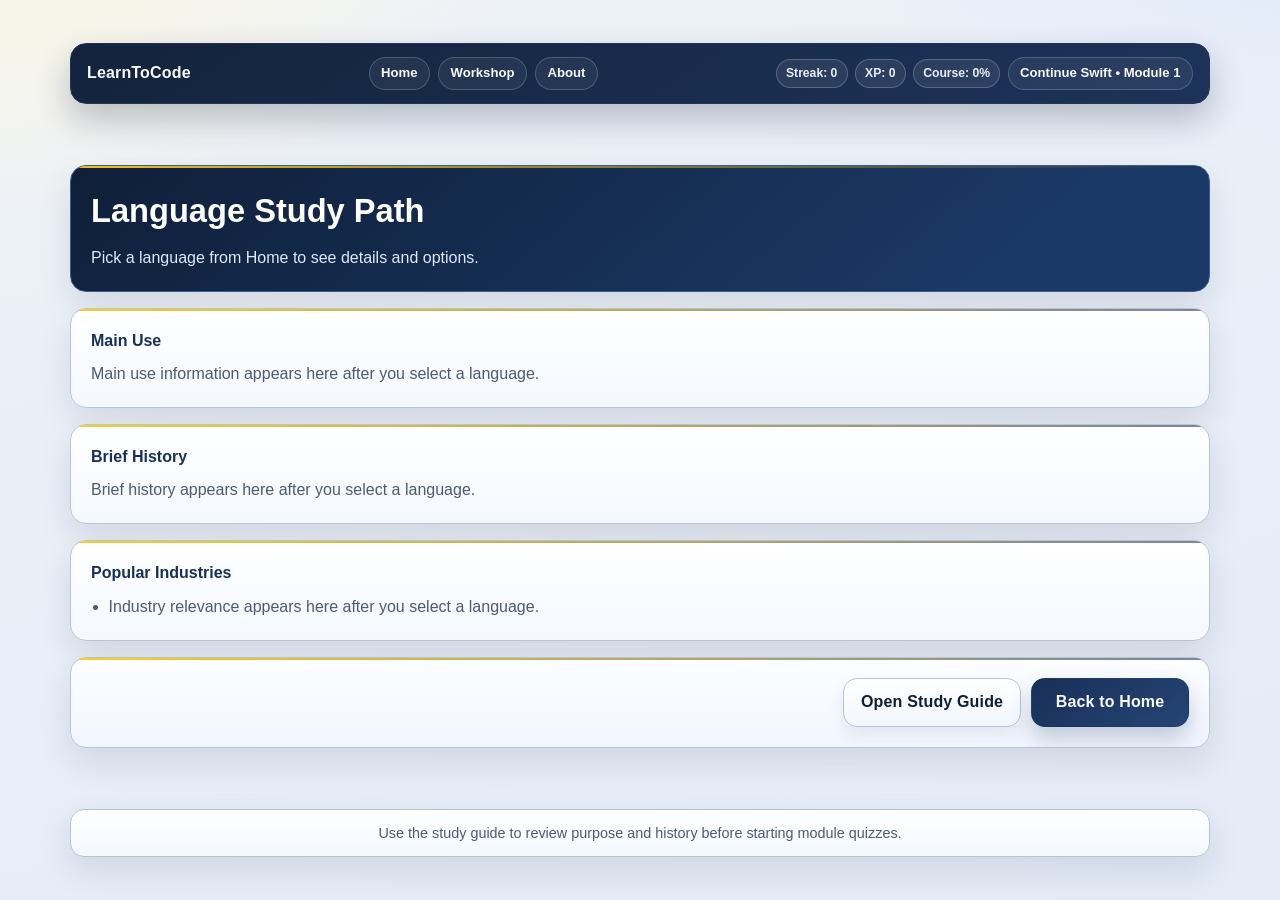
<file: topic.html>
<!doctype html>
<html lang="en">
  <head>
    <meta charset="UTF-8" />
    <meta name="viewport" content="width=device-width, initial-scale=1.0" />
    <title>Language Trainer</title>
    <link rel="stylesheet" href="styles.css" />
  </head>
  <body>
    <header class="site-header">
      <div class="site-header-inner">
        <a class="site-brand" href="index.html">LearnToCode</a>
        <nav class="site-nav" aria-label="Primary">
          <a class="site-nav-link" href="index.html">Home</a>
          <a class="site-nav-link" href="workshop.html">Workshop</a>
          <a class="site-nav-link" href="about.html">About</a>
        </nav>
      </div>
    </header>

    <main class="app home-layout topic-layout">
      <header class="card home-hero">
        <h1 id="topicTitle">Language Study Path</h1>
        <p id="topicSubtitle">Read a quick summary, open the study guide, then continue into module quizzes.</p>
      </header>

      <section class="card home-card topic-info-card">
        <h2>Main Use</h2>
        <p id="topicMainUse">Select a language to see what it is most commonly used for.</p>
      </section>

      <section class="card home-card topic-info-card">
        <h2>Brief History</h2>
        <p id="topicHistory">Select a language to see a short history timeline.</p>
      </section>

      <section class="card home-card topic-info-card">
        <h2>Popular Industries</h2>
        <ul id="topicIndustries" class="topic-industry-list">
          <li>Select a language to see where it is commonly used in industry.</li>
        </ul>
      </section>

      <section class="card home-card topic-actions-card">
        <div class="link-row">
          <a id="reviewGuideLink" class="study-link secondary topic-action-link topic-action-review" href="study-guide.html">Open Study Guide</a>
          <a id="chooseUnitLink" class="study-link topic-action-link topic-action-test" href="trainer.html">Select Module</a>
        </div>
      </section>
    </main>

    <footer class="site-footer">
      <p>Use the study guide to review purpose and history before starting module quizzes.</p>
    </footer>

    <script src="js/app/header-progress.js"></script>
    <script src="js/pages/topic.js"></script>

  </body>
</html>
</file>
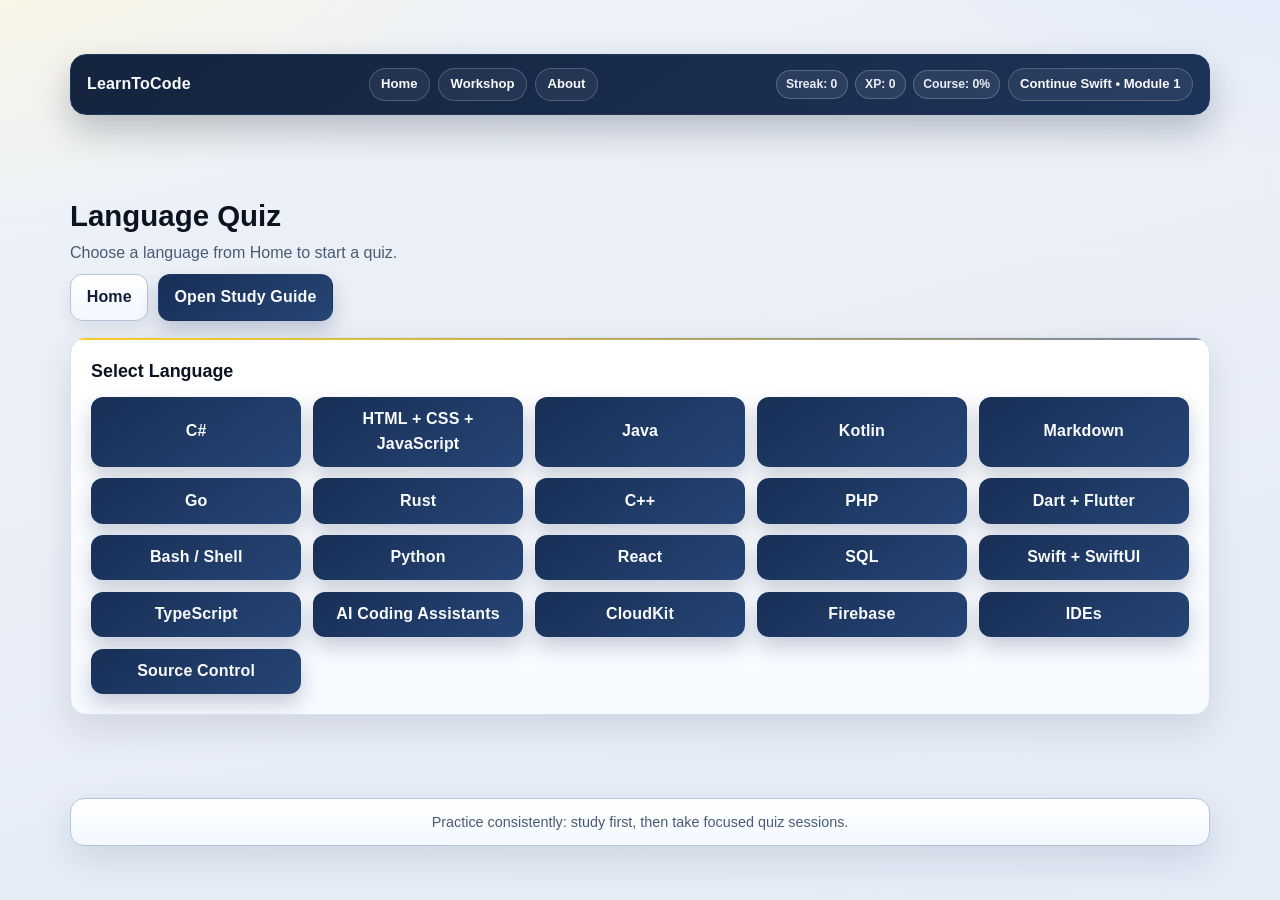
<file: trainer.html>
<!doctype html>
<html lang="en">
  <head>
    <meta charset="UTF-8" />
    <meta name="viewport" content="width=device-width, initial-scale=1.0" />
    <title>Language Quiz</title>
    <link rel="stylesheet" href="styles.css" />
  </head>
  <body>
    <header class="site-header">
      <div class="site-header-inner">
        <a class="site-brand" href="index.html">LearnToCode</a>
        <nav class="site-nav" aria-label="Primary">
          <a class="site-nav-link" href="index.html">Home</a>
          <a class="site-nav-link" href="workshop.html">Workshop</a>
          <a class="site-nav-link" href="about.html">About</a>
        </nav>
      </div>
    </header>

    <main class="app">
      <header class="header">
        <h1 id="appTitle">Language Quiz</h1>
        <p id="appSubtitle">Practice language-specific vocabulary, true/false, output prediction, debug, and code prompts.</p>
        <p class="study-link-wrap link-row">
          <a id="homeLink" class="study-link secondary" href="index.html">Home</a>
          <a id="studyGuideLink" class="study-link" href="study-guide.html">Open Study Guide</a>
        </p>
      </header>

      <section class="card hidden" id="topicCard">
        <h2>Select Language</h2>
        <div class="topic-grid">
          <button class="topic-btn" data-topic="csharp">C#</button>
          <button class="topic-btn" data-topic="web">HTML + CSS + JavaScript</button>
          <button class="topic-btn" data-topic="java">Java</button>
          <button class="topic-btn" data-topic="kotlin">Kotlin</button>
          <button class="topic-btn" data-topic="markdown">Markdown</button>
          <button class="topic-btn" data-topic="go">Go</button>
          <button class="topic-btn" data-topic="rust">Rust</button>
          <button class="topic-btn" data-topic="cpp">C++</button>
          <button class="topic-btn" data-topic="php">PHP</button>
          <button class="topic-btn" data-topic="dart">Dart + Flutter</button>
          <button class="topic-btn" data-topic="bash">Bash / Shell</button>
          <button class="topic-btn" data-topic="python">Python</button>
          <button class="topic-btn" data-topic="react">React</button>
          <button class="topic-btn" data-topic="sql">SQL</button>
          <button class="topic-btn" data-topic="swift">Swift + SwiftUI</button>
          <button class="topic-btn" data-topic="typescript">TypeScript</button>
          <button class="topic-btn" data-topic="aiassist">AI Coding Assistants</button>
          <button class="topic-btn" data-topic="cloudkit">CloudKit</button>
          <button class="topic-btn" data-topic="firebase">Firebase</button>
          <button class="topic-btn" data-topic="ides">IDEs</button>
          <button class="topic-btn" data-topic="sourcecontrol">Source Control</button>
        </div>
      </section>

      <section class="card hidden" id="levelCard">
        <h2>Select Difficulty</h2>
        <div class="level-grid">
          <button class="level-btn" data-level="easy">Easy</button>
          <button class="level-btn" data-level="medium">Medium</button>
          <button class="level-btn" data-level="hard">Hard</button>
        </div>
      </section>

      <section class="card hidden" id="pathCard">
        <h2>Select Course Module Path</h2>
        <div class="path-grid">
          <button class="path-btn" data-path="guided">Guided Start (Modules 1-4)</button>
          <button class="path-btn" data-path="debug">Debug Lab (Modules 5-7)</button>
          <button class="path-btn" data-path="output">Output Mastery (Modules 8-10)</button>
          <button class="path-btn" data-path="advanced">Advanced Lab (Modules 11-14)</button>
        </div>
      </section>

      <section class="card hidden" id="languageProgressCard">
        <h2 id="languageProgressTitle">Language Progress</h2>
        <p id="unitProgressText">Modules completed: 0/14</p>
        <p id="languageScoreText">Final language score: --</p>
        <p id="badgeProgressText">Rewards: 0 module badges • Language mastery: Not earned yet</p>
        <button id="resetProgressBtn" type="button">Reset Progress</button>
      </section>

      <section class="card hidden" id="courseRoadmapCard">
        <h2 id="courseRoadmapTitle">Course Roadmap</h2>
        <p id="courseRoadmapObjective">Objective: Start Module 1 and build foundational skills with clear checkpoints.</p>
        <p id="courseRoadmapOutcome">Expected outcome: Pass each module with 70%+ to unlock the next module and complete the full course path.</p>
      </section>

      <section class="status-bar hidden" id="statusBar">
        <div id="progressText">Question 1</div>
        <div id="activeUnitText">Module 1: Foundations</div>
        <div id="scoreText">Score: 0</div>
      </section>

      <section class="card hidden" id="questionCard">
        <div class="study-tip" id="studyTip">Hint: Read the question carefully and identify what outcome it asks you to prove.</div>
        <div class="tag" id="questionType">Vocabulary</div>
        <h2 id="questionPrompt"></h2>
        <div id="answerArea"></div>
        <div class="actions">
          <button id="hintBtn" type="button">Show Hint</button>
          <button id="submitBtn">Submit</button>
          <button id="nextBtn" disabled>Next</button>
        </div>
        <p id="feedback" class="feedback"></p>
      </section>

      <section class="card hidden" id="resultsCard">
        <h2>Session Complete</h2>
        <p id="finalScore"></p>
        <p id="rewardSummary" class="reward-summary hidden"></p>
        <button id="nextModuleBtn" class="hidden">Go to Next Module</button>
        <button id="retryModuleBtn" class="hidden">Retry This Module</button>
        <button id="restartBtn">Restart</button>
        <button id="changeSetupBtn">Change Module Path</button>
        <button id="changeLevelBtn">Change Level</button>
        <button id="changeTopicBtn">Change Language</button>
      </section>
    </main>

    <footer class="site-footer">
      <p>Practice consistently: study first, then take focused quiz sessions.</p>
    </footer>

    <script src="js/app/header-progress.js"></script>
    <script src="js/app/trainer-app.js?v=20260303e"></script>
  </body>
</html>
</file>
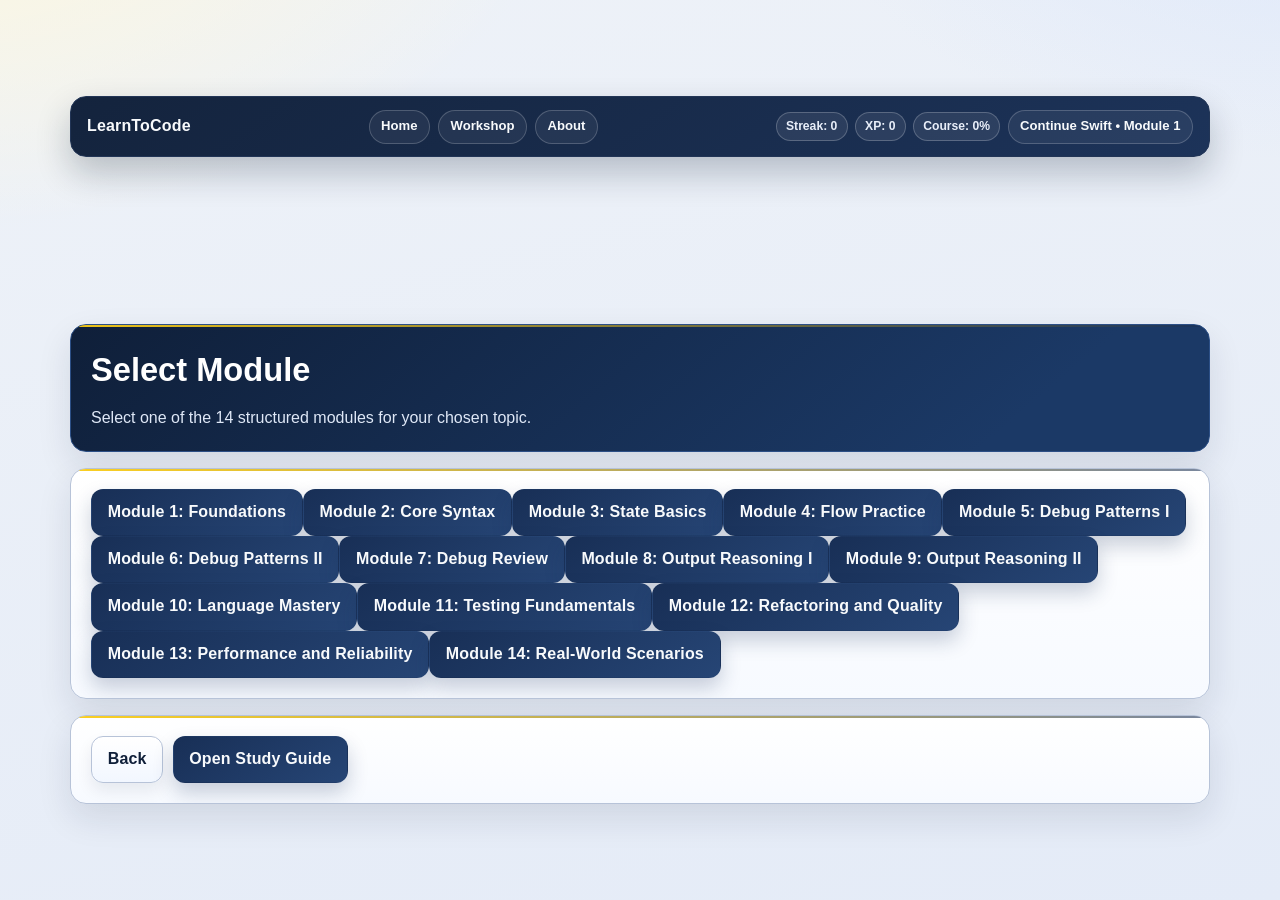
<file: unit.html>
<!doctype html>
<html lang="en">
  <head>
    <meta charset="UTF-8" />
    <meta name="viewport" content="width=device-width, initial-scale=1.0" />
    <title>Select Module</title>
    <link rel="stylesheet" href="styles.css" />
  </head>
  <body>
    <header class="site-header">
      <div class="site-header-inner">
        <a class="site-brand" href="index.html">LearnToCode</a>
        <nav class="site-nav" aria-label="Primary">
          <a class="site-nav-link" href="index.html">Home</a>
          <a class="site-nav-link" href="workshop.html">Workshop</a>
          <a class="site-nav-link" href="about.html">About</a>
        </nav>
      </div>
    </header>

    <main class="app home-layout">
      <header class="card home-hero">
        <h1 id="unitTitle">Select Module</h1>
        <p>Select one of the 14 structured modules for your chosen topic.</p>
      </header>

      <section class="card home-card">
        <div class="unit-grid" id="unitGrid"></div>
      </section>

      <section class="card home-card">
        <div class="link-row">
          <a id="backToTopic" class="study-link secondary" href="topic.html">Back</a>
          <a id="reviewGuide" class="study-link" href="study-guide.html">Open Study Guide</a>
        </div>
      </section>
    </main>

    <script src="js/app/header-progress.js"></script>
    <script src="js/pages/unit.js"></script>

  </body>
</html>
</file>
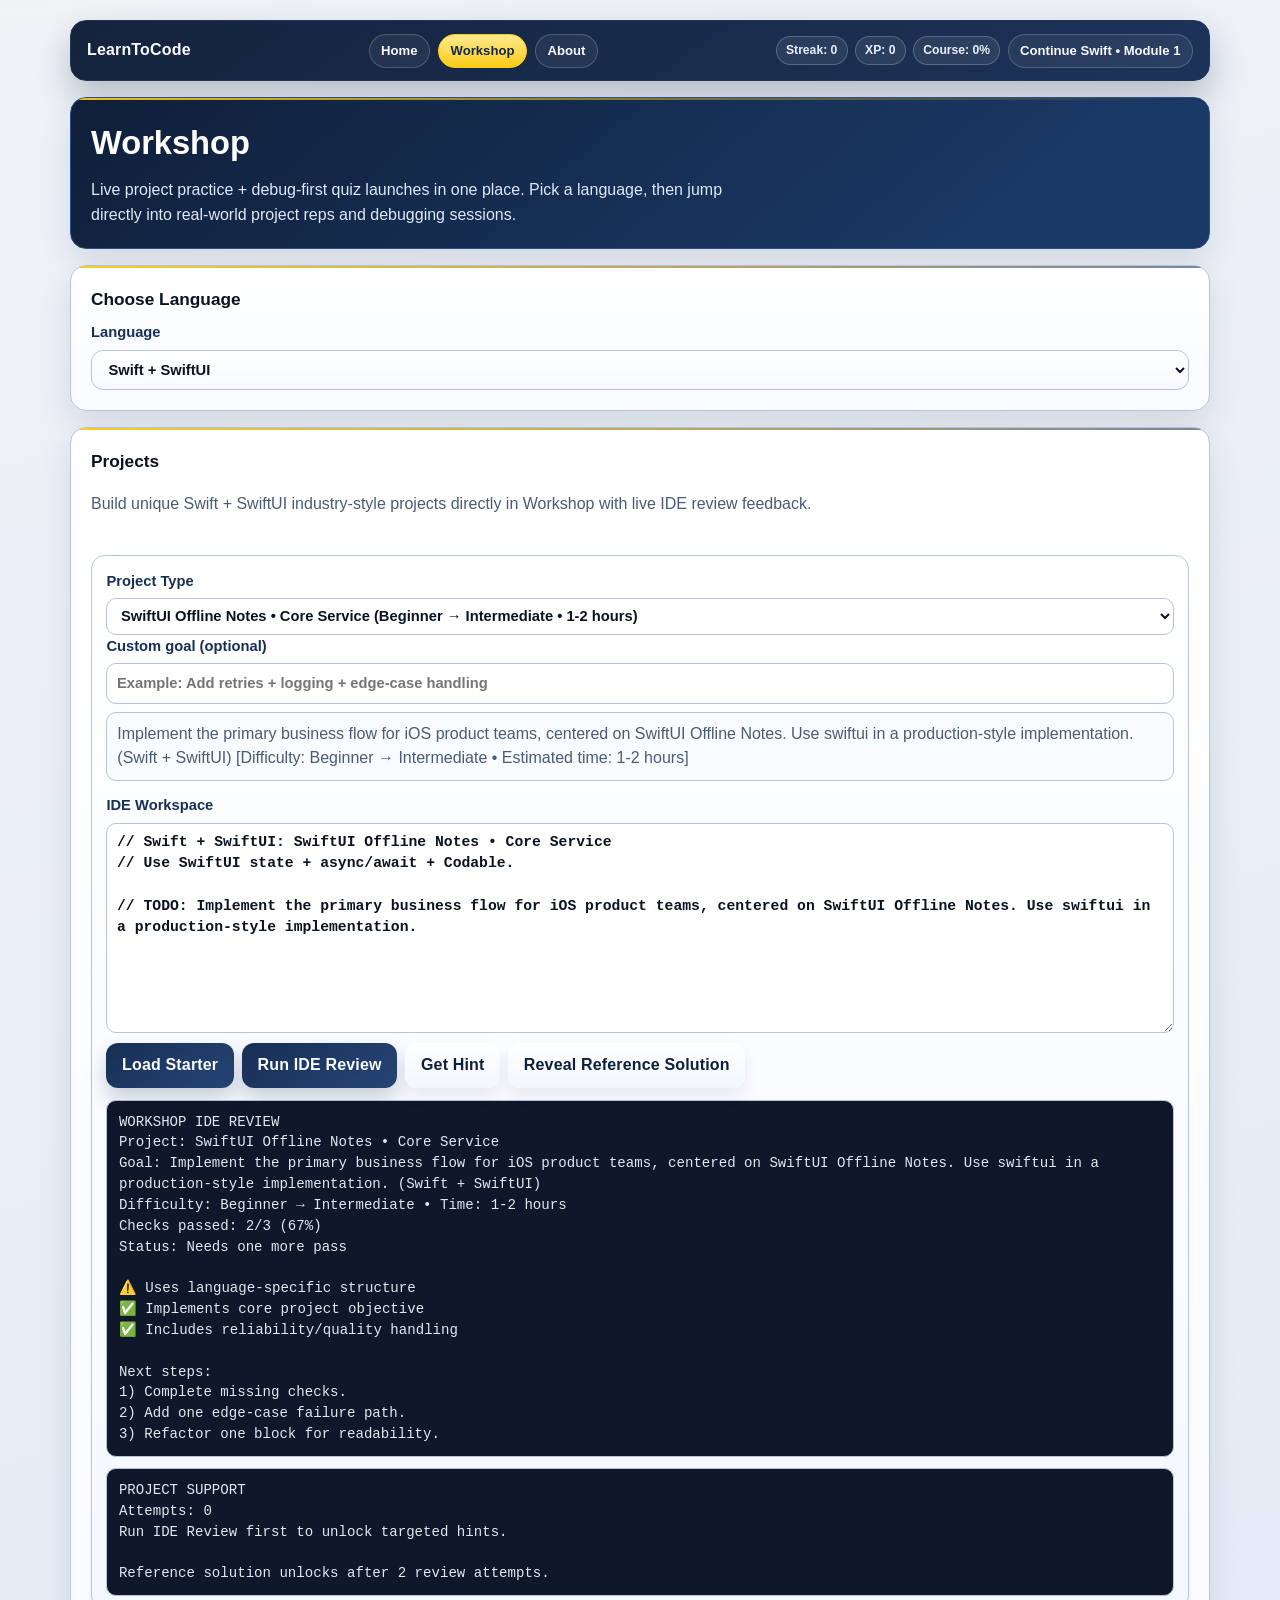
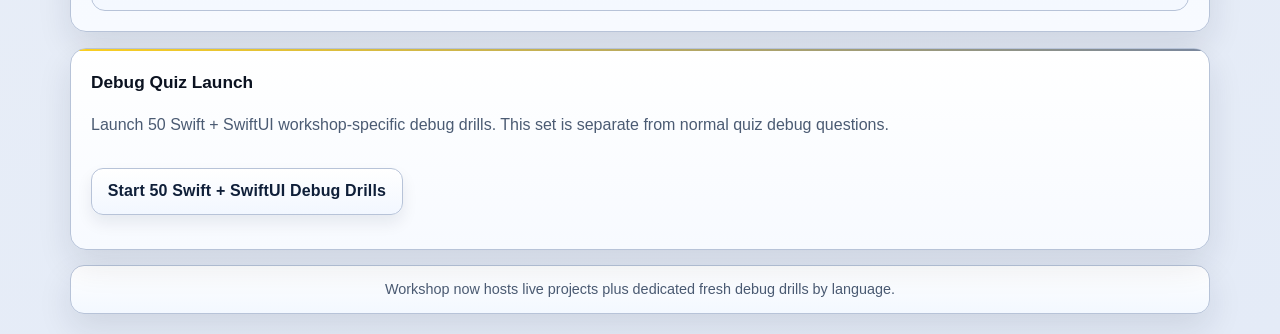
<file: workshop.html>
<!doctype html>
<html lang="en">
  <head>
    <meta charset="UTF-8" />
    <meta name="viewport" content="width=device-width, initial-scale=1.0" />
    <title>Workshop</title>
    <link rel="stylesheet" href="styles.css" />
  </head>
  <body>
    <header class="site-header">
      <div class="site-header-inner">
        <a class="site-brand" href="index.html">LearnToCode</a>
        <nav class="site-nav" aria-label="Primary">
          <a class="site-nav-link" href="index.html">Home</a>
          <a class="site-nav-link active" href="workshop.html">Workshop</a>
          <a class="site-nav-link" href="about.html">About</a>
        </nav>
      </div>
    </header>

    <main class="app home-layout">
      <header class="card home-hero">
        <h1>Workshop</h1>
        <p>
          Live project practice + debug-first quiz launches in one place.
          Pick a language, then jump directly into real-world project reps and debugging sessions.
        </p>
      </header>

      <section class="card home-card workshop-card">
        <h2>Choose Language</h2>
        <label class="workshop-field" for="workshopLanguageSelect">
          Language
          <select id="workshopLanguageSelect" class="blank-input">
            <option value="bash">Bash / Shell</option>
            <option value="csharp">C#</option>
            <option value="cpp">C++</option>
            <option value="cloudkit">CloudKit</option>
            <option value="dart">Dart + Flutter</option>
            <option value="firebase">Firebase</option>
            <option value="go">Go</option>
            <option value="web">HTML + CSS + JavaScript</option>
            <option value="java">Java</option>
            <option value="kotlin">Kotlin</option>
            <option value="php">PHP</option>
            <option value="python">Python</option>
            <option value="react">React</option>
            <option value="rust">Rust</option>
            <option value="sql">SQL</option>
            <option value="swift" selected>Swift + SwiftUI</option>
            <option value="typescript">TypeScript</option>
          </select>
        </label>
      </section>

      <section class="card home-card workshop-card">
        <h2>Projects</h2>
        <p id="workshopProjectIntro">Choose a project type for the selected language, write your solution, and run an IDE-style project check.</p>

        <section class="project-ide-lab" id="workshopProjectLab" aria-label="Workshop Projects">
          <div class="project-ide-controls">
            <label class="project-ide-field" for="workshopProjectType">
              Project Type
              <select id="workshopProjectType"></select>
            </label>
          </div>

          <label class="project-ide-field" for="workshopProjectGoal">
            Custom goal (optional)
            <input id="workshopProjectGoal" type="text" placeholder="Example: Add retries + logging + edge-case handling" />
          </label>

          <p id="workshopProjectPrompt" class="project-ide-task-prompt">Select a project type to load requirements.</p>

          <label class="project-ide-field" for="workshopProjectEditor">
            IDE Workspace
            <textarea id="workshopProjectEditor" spellcheck="false" placeholder="Type your project solution here..."></textarea>
          </label>

          <div class="project-ide-actions">
            <button type="button" id="workshopProjectLoadStarter" class="study-link">Load Starter</button>
            <button type="button" id="workshopProjectRunReview" class="study-link">Run IDE Review</button>
            <button type="button" id="workshopProjectHint" class="study-link secondary">Get Hint</button>
            <button type="button" id="workshopProjectReveal" class="study-link secondary">Reveal Reference Solution</button>
          </div>

          <section id="workshopProjectFeedback" class="project-ide-feedback" aria-live="polite">
            Choose a project and run review to see a score + missing checks.
          </section>

          <section id="workshopProjectSupport" class="project-ide-feedback" aria-live="polite">
            Stuck help: run review first, then use hints. Reference solution unlocks after multiple attempts.
          </section>
        </section>
      </section>

      <section class="card home-card workshop-card">
        <h2>Debug Quiz Launch</h2>
        <p id="workshopDebugIntro">Start directly in Workshop Debug Mode with 50 language-specific debug drills.</p>
        <p class="study-link-wrap link-row">
          <a id="workshopDebugStart" class="study-link secondary" href="trainer.html?topic=swift&mode=debug&source=workshop">Start 50 Debug Drills</a>
        </p>
      </section>
    </main>

    <footer class="site-footer">
      <p>Workshop now hosts live projects plus dedicated fresh debug drills by language.</p>
    </footer>

    <script src="js/app/header-progress.js"></script>
    <script src="js/pages/workshop.js?v=20260303e"></script>
  </body>
</html>
</file>
<file: styles.css>
:root {
  color-scheme: light;
  font-family: Inter, -apple-system, BlinkMacSystemFont, "Segoe UI", Roboto, sans-serif;
  --bg: #eef2f8;
  --surface: #ffffff;
  --surface-soft: #f6f9ff;
  --text: #0b1220;
  --muted: #4b5b73;
  --border: #d8e0ec;
  --border-strong: #b7c3d8;
  --primary: #0f1f39;
  --navy: #182f56;
  --navy-soft: #29477a;
  --accent: #facc15;
  --accent-soft: #fef9c3;
  --tag-bg: #102544;
  --tag-text: #fde68a;
  --on-dark: #f8fafc;
  --success: #0f766e;
  --danger: #b91c1c;
  --card-shadow: 0 14px 34px rgba(15, 31, 57, 0.11);
  --card-shadow-hover: 0 18px 40px rgba(15, 31, 57, 0.16);
}

* {
  box-sizing: border-box;
}

body {
  margin: 0;
  min-height: 100vh;
  background:
    radial-gradient(1200px 700px at -5% -15%, #fff8dc 0%, rgba(255, 248, 220, 0) 52%),
    radial-gradient(950px 560px at 105% -18%, #dce7fb 0%, rgba(220, 231, 251, 0) 58%),
    linear-gradient(165deg, var(--bg) 0%, #e4ebf7 100%);
  color: var(--text);
  display: grid;
  place-items: center;
  gap: 0;
  padding: 1.25rem;
  line-height: 1.55;
}

.site-header,
.site-footer,
.guide-page-shell,
.app {
  width: min(1140px, 100%);
}

.app {
  display: grid;
  gap: 1rem;
}

.site-header {
  margin-bottom: 0.95rem;
  border-radius: 16px;
  border: 1px solid #223556;
  background:
    linear-gradient(145deg, rgba(15, 31, 57, 0.98) 0%, rgba(24, 47, 86, 0.98) 100%);
  box-shadow: 0 16px 34px rgba(10, 24, 46, 0.24);
  backdrop-filter: blur(8px);
}

.site-header-inner {
  display: flex;
  align-items: center;
  justify-content: space-between;
  gap: 0.8rem;
  padding: 0.8rem 1rem;
}

.site-header-meta {
  display: flex;
  align-items: center;
  gap: 0.45rem;
  flex-wrap: wrap;
  justify-content: flex-end;
}

.header-stat {
  border: 1px solid rgba(248, 250, 252, 0.22);
  background: rgba(248, 250, 252, 0.08);
  color: #e8eef9;
  border-radius: 999px;
  padding: 0.24rem 0.58rem;
  font-size: 0.76rem;
  font-weight: 640;
}

.header-continue {
  font-size: 0.76rem;
  padding: 0.3rem 0.62rem;
}

.site-brand {
  color: var(--on-dark);
  text-decoration: none;
  font-size: 1rem;
  font-weight: 800;
  letter-spacing: 0.01em;
}

.site-nav {
  display: flex;
  flex-wrap: wrap;
  gap: 0.5rem;
}

.site-nav-link {
  text-decoration: none;
  color: var(--on-dark);
  border: 1px solid rgba(248, 250, 252, 0.2);
  background: rgba(248, 250, 252, 0.06);
  border-radius: 999px;
  padding: 0.36rem 0.72rem;
  font-size: 0.82rem;
  font-weight: 650;
  transition: transform 140ms ease, border-color 140ms ease, background-color 140ms ease, opacity 140ms ease;
}

.site-nav-link:hover {
  transform: translateY(-1px);
  border-color: rgba(248, 250, 252, 0.4);
  background: rgba(248, 250, 252, 0.12);
  color: #ffffff;
}

.site-nav-link.active {
  color: #13284a;
  border-color: #facc15;
  background: linear-gradient(180deg, #ffe991 0%, #facc15 100%);
}

.site-footer {
  margin-top: 0.95rem;
  border-radius: 14px;
  border: 1px solid var(--border-strong);
  background: linear-gradient(180deg, #ffffff 0%, #f3f8ff 100%);
  box-shadow: var(--card-shadow);
  padding: 0.76rem 0.95rem;
  display: flex;
  justify-content: center;
}

.site-footer p {
  margin: 0;
  color: var(--muted);
  font-size: 0.9rem;
  font-weight: 520;
  text-align: center;
}

.header h1 {
  margin: 0;
  font-size: clamp(1.55rem, 2.3vw, 2rem);
  line-height: 1.2;
}

.header p {
  margin: 0.5rem 0 0;
  color: var(--muted);
}

.study-link-wrap {
  margin-top: 0.95rem;
}

.link-row {
  display: flex;
  align-items: center;
  flex-wrap: wrap;
  gap: 0.58rem;
}

.card,
.status-bar {
  border-radius: 16px;
  border: 1px solid var(--border);
  box-shadow: var(--card-shadow);
}

.card {
  position: relative;
  overflow: hidden;
  background: linear-gradient(180deg, #ffffff 0%, #f7faff 100%);
  padding: 1.25rem;
  transition: transform 150ms ease, border-color 150ms ease, box-shadow 150ms ease;
}

.card::before {
  content: "";
  position: absolute;
  inset: 0 auto auto 0;
  width: 100%;
  height: 2px;
  background: linear-gradient(90deg, rgba(250, 204, 21, 0.95) 0%, rgba(24, 47, 86, 0.58) 100%);
}

.card:hover {
  transform: translateY(-1px);
  border-color: var(--border-strong);
  box-shadow: var(--card-shadow-hover);
}

.card h2 {
  margin: 0 0 0.68rem;
  font-size: 1.12rem;
}

.home-layout,
.topic-layout,
.guide-layout {
  gap: 1rem;
}

.card.home-hero,
.home-hero {
  background: linear-gradient(140deg, #0f1f39 0%, #1b3966 82%);
  border-color: #2c4f86;
  color: var(--on-dark);
}

.card.home-hero:hover,
.home-hero:hover {
  transform: none;
  box-shadow: var(--card-shadow);
}

.card.home-hero h1,
.home-hero h1 {
  margin: 0;
  color: #ffffff;
  font-size: clamp(1.7rem, 2.55vw, 2.2rem);
}

.card.home-hero p,
.home-hero p {
  margin: 0.62rem 0 0;
  color: #dfe8f7;
  max-width: 74ch;
}

.study-link,
button {
  font: inherit;
  border-radius: 12px;
  border: 1px solid transparent;
  text-decoration: none;
  display: inline-flex;
  align-items: center;
  justify-content: center;
  gap: 0.4rem;
  padding: 0.64rem 0.98rem;
  font-weight: 670;
  letter-spacing: 0.01em;
  cursor: pointer;
  transition: transform 140ms ease, opacity 140ms ease, background-color 140ms ease, border-color 140ms ease, box-shadow 140ms ease;
}

.study-link,
button:not(.option-btn) {
  color: var(--on-dark);
  background: linear-gradient(145deg, var(--navy) 0%, #264575 100%);
  box-shadow: 0 10px 20px rgba(24, 47, 86, 0.22);
}

.study-link:hover,
button:not(.option-btn):hover:not([disabled]) {
  transform: translateY(-1px);
  background: linear-gradient(145deg, var(--navy-soft) 0%, #34568e 100%);
  box-shadow: 0 14px 24px rgba(24, 47, 86, 0.25);
}

.study-link.secondary {
  color: var(--primary);
  border-color: var(--border-strong);
  background: linear-gradient(180deg, #ffffff 0%, #f2f7ff 100%);
  box-shadow: 0 8px 16px rgba(15, 31, 57, 0.08);
}

.study-link.secondary:hover {
  background: #ecf3ff;
  color: #0f1f39;
}

button {
  border: none;
}

button[disabled] {
  opacity: 0.5;
  cursor: not-allowed;
  transform: none;
}

button:focus-visible,
.study-link:focus-visible,
.option-btn:focus-visible,
textarea:focus-visible,
.site-nav-link:focus-visible {
  outline: 2px solid var(--accent);
  outline-offset: 2px;
}

.home-grid {
  display: grid;
  gap: 1rem;
  grid-template-columns: repeat(2, minmax(0, 1fr));
}

.language-grid {
  display: grid;
  grid-template-columns: 1fr;
  gap: 0.8rem;
}

.home-card {
  border-color: var(--border-strong);
}

.home-card-accent {
  position: relative;
  overflow: hidden;
}

.home-card-accent::before {
  content: "";
  position: absolute;
  top: 0;
  left: 0;
  right: 0;
  height: 4px;
  background: linear-gradient(90deg, var(--accent) 0%, #4e7fcb 100%);
}

.home-card:hover {
  box-shadow: 0 20px 34px rgba(15, 31, 57, 0.16);
}

.home-card h2 {
  margin: 0;
  font-size: 1.08rem;
}

.home-card p {
  margin: 0.5rem 0 0.86rem;
  color: var(--muted);
}

.rewards-list {
  margin: 0.2rem 0 0;
  padding-left: 1.05rem;
  display: grid;
  gap: 0.3rem;
}

.rewards-list li {
  color: var(--muted);
  font-weight: 600;
}

.home-progress-grid {
  display: grid;
  gap: 0.68rem;
}

.home-progress-row {
  border: 1px solid var(--border);
  border-radius: 12px;
  background: linear-gradient(180deg, #ffffff 0%, #f7faff 100%);
  padding: 0.62rem 0.72rem;
}

.home-progress-row.completed {
  border-color: #86efac;
  background: linear-gradient(180deg, #f0fdf4 0%, #dcfce7 100%);
}

.home-progress-head {
  display: flex;
  align-items: center;
  justify-content: space-between;
  gap: 0.65rem;
  margin-bottom: 0.42rem;
}

.home-progress-head strong {
  color: var(--navy);
  font-size: 0.9rem;
}

.module-unlocked-badge {
  display: inline-flex;
  align-items: center;
  margin-left: 0.4rem;
  border-radius: 999px;
  border: 1px solid var(--border-strong);
  background: var(--accent-soft);
  color: var(--navy);
  padding: 0.12rem 0.5rem;
  font-size: 0.68rem;
  font-weight: 700;
  letter-spacing: 0.02em;
  text-transform: uppercase;
}

.language-complete-badge {
  display: inline-flex;
  align-items: center;
  margin-left: 0.4rem;
  border-radius: 999px;
  border: 1px solid #16a34a;
  background: #16a34a;
  color: #ffffff;
  padding: 0.12rem 0.5rem;
  font-size: 0.68rem;
  font-weight: 700;
  letter-spacing: 0.02em;
  text-transform: uppercase;
}

.home-progress-head span {
  color: var(--muted);
  font-size: 0.82rem;
  font-weight: 600;
}

.home-progress-track {
  width: 100%;
  height: 9px;
  border-radius: 999px;
  border: 1px solid #d5deec;
  background: #eaf0fb;
  overflow: hidden;
}

.home-progress-fill {
  display: block;
  height: 100%;
  border-radius: 999px;
  background: linear-gradient(90deg, #274778 0%, #4e7fcb 100%);
}

.home-progress-fill.completed {
  background: linear-gradient(90deg, #16a34a 0%, #22c55e 100%);
}

.home-reward-line {
  margin-top: 0.45rem;
  display: flex;
  flex-wrap: wrap;
  gap: 0.5rem;
  color: var(--muted);
  font-size: 0.8rem;
  font-weight: 620;
}

.home-progress-actions {
  margin-top: 0.52rem;
  display: flex;
  flex-wrap: wrap;
  gap: 0.45rem;
}

.home-progress-link {
  font-size: 0.8rem;
  padding: 0.42rem 0.72rem;
}

.module-list {
  margin-top: 0.6rem;
  display: grid;
  grid-template-columns: repeat(auto-fit, minmax(112px, 1fr));
  gap: 0.4rem;
}

.module-chip {
  display: inline-flex;
  align-items: center;
  justify-content: center;
  min-height: 34px;
  border-radius: 10px;
  border: 1px solid var(--border-strong);
  padding: 0.36rem 0.58rem;
  font-size: 0.8rem;
  font-weight: 620;
  text-decoration: none;
}

.module-chip.completed {
  color: var(--navy);
  background: linear-gradient(180deg, #ffffff 0%, #eff5ff 100%);
}

.module-chip.completed:hover {
  background: #e7f0ff;
}

.module-chip.locked {
  color: #7b8aa0;
  background: #edf1f6;
  border-color: #d7dee8;
  cursor: not-allowed;
  pointer-events: none;
}

.language-grid .home-card {
  display: grid;
  grid-template-columns: minmax(0, 1fr) auto;
  grid-template-areas:
    "title action"
    "desc action";
  align-items: center;
  column-gap: 1rem;
  row-gap: 0.34rem;
  padding: 1.08rem 1.16rem;
}

.language-grid .home-card h2 {
  grid-area: title;
}

.language-grid .home-card p {
  grid-area: desc;
  margin: 0;
  max-width: 70ch;
}

.language-grid .home-card .link-row {
  grid-area: action;
  justify-content: flex-end;
}

.language-grid .home-card .study-link {
  white-space: nowrap;
}

.source-control-card {
  border-color: #8fb3e8;
  background: linear-gradient(180deg, #f6faff 0%, #edf5ff 100%);
}

.source-control-card h2 {
  color: var(--navy);
}

.track-badge {
  display: inline-flex;
  align-items: center;
  margin-left: 0.42rem;
  border-radius: 999px;
  border: 1px solid #9fc2f5;
  background: #dcebff;
  color: #1e4f90;
  padding: 0.14rem 0.52rem;
  font-size: 0.7rem;
  font-weight: 700;
  letter-spacing: 0.03em;
  text-transform: uppercase;
}

.topic-layout .home-hero {
  border-color: #3a5c93;
}

.topic-info-card {
  background: linear-gradient(180deg, #ffffff 0%, #f4f8ff 100%);
}

.topic-info-card h2 {
  color: var(--navy);
  font-size: 1rem;
}

.topic-info-card p {
  margin: 0.52rem 0 0;
  color: var(--muted);
  max-width: 76ch;
}

.topic-industry-list {
  margin: 0.56rem 0 0;
  padding-left: 1.1rem;
  display: grid;
  gap: 0.3rem;
}

.topic-industry-list li {
  color: var(--muted);
}

.topic-actions-card {
  background: linear-gradient(180deg, #fcfdff 0%, #f1f6ff 100%);
}

.topic-actions-card .link-row {
  margin-top: 0;
  justify-content: flex-end;
  gap: 0.62rem;
}

.topic-action-link {
  min-width: 158px;
  padding: 0.7rem 1.06rem;
  border-radius: 14px;
  font-weight: 700;
}

.topic-action-review {
  border: 1px solid var(--border-strong);
}

.topic-action-test {
  box-shadow: 0 12px 22px rgba(24, 47, 86, 0.23);
}

.topic-back-card .link-row {
  margin-top: 0;
  justify-content: flex-start;
}

.topic-grid {
  display: grid;
  grid-template-columns: repeat(auto-fit, minmax(190px, 1fr));
  gap: 0.72rem;
  margin-top: 0.3rem;
}

.level-grid {
  display: grid;
  grid-template-columns: repeat(3, minmax(0, 1fr));
  gap: 0.7rem;
}

.path-grid {
  display: grid;
  grid-template-columns: 1fr;
  gap: 0.7rem;
}

.topic-btn,
.level-btn,
.path-btn {
  text-align: center;
}

#languageProgressCard p {
  margin: 0.35rem 0 0;
  color: var(--muted);
}

#courseRoadmapCard p {
  margin: 0.38rem 0 0;
  color: var(--muted);
}

#courseRoadmapObjective,
#courseRoadmapOutcome {
  font-weight: 530;
}

#badgeProgressText {
  font-weight: 620;
}

.status-bar {
  display: flex;
  align-items: center;
  justify-content: space-between;
  gap: 0.8rem;
  padding: 0.78rem 0.95rem;
  border-color: #243a60;
  color: var(--on-dark);
  font-weight: 650;
  background: linear-gradient(145deg, var(--primary) 0%, #1a3561 100%);
}

.study-toggle {
  display: inline-flex;
  align-items: center;
  gap: 0.5rem;
  margin-bottom: 0.8rem;
  color: var(--muted);
  font-weight: 650;
}

.study-toggle input {
  width: 1rem;
  height: 1rem;
  accent-color: var(--accent);
}

.study-tip {
  margin-bottom: 0.86rem;
  border: 1px solid #f2d35b;
  border-radius: 10px;
  background: #fffbde;
  color: #1f2f4c;
  padding: 0.62rem 0.74rem;
  font-size: 0.92rem;
}

.tag {
  display: inline-flex;
  align-items: center;
  border-radius: 999px;
  background: var(--tag-bg);
  color: var(--tag-text);
  padding: 0.27rem 0.7rem;
  margin-bottom: 0.62rem;
  font-size: 0.77rem;
  font-weight: 650;
}

#questionCard {
  border-color: var(--border-strong);
  background: linear-gradient(180deg, var(--surface) 0%, var(--surface-soft) 100%);
}

#questionPrompt {
  margin: 0 0 1rem;
  line-height: 1.55;
  font-size: clamp(1.04rem, 1.8vw, 1.2rem);
  font-weight: 700;
  color: var(--navy);
  padding: 0.78rem 0.88rem;
  border: 1px solid var(--border-strong);
  border-radius: 12px;
  background: linear-gradient(180deg, #ffffff 0%, var(--surface-soft) 100%);
  box-shadow: inset 0 1px 0 rgba(255, 255, 255, 0.7);
}

.output-prompt-text {
  display: block;
  margin-bottom: 0.58rem;
  color: var(--navy);
}

.output-code-block {
  margin: 0.1rem 0 0.55rem;
  border: 1px solid var(--border-strong);
  border-radius: 12px;
  background: #0f172a;
  color: #e2e8f0;
  padding: 0.72rem 0.82rem;
  overflow-x: auto;
  font-family: ui-monospace, SFMono-Regular, Menlo, Monaco, Consolas, "Liberation Mono", "Courier New", monospace;
  font-size: 0.9rem;
  line-height: 1.5;
}

.visual-challenge {
  margin-bottom: 0.74rem;
  border: 1px solid var(--border-strong);
  border-radius: 12px;
  background: linear-gradient(180deg, #ffffff 0%, #f6faff 100%);
  padding: 0.68rem 0.8rem;
}

.visual-challenge-title {
  margin: 0 0 0.55rem;
  color: var(--navy);
  font-size: 0.88rem;
  font-weight: 700;
}

.swift-preview-canvas {
  border: 1px dashed var(--border-strong);
  border-radius: 10px;
  background: var(--surface);
  padding: 0.68rem;
}

.swift-preview-row {
  display: flex;
  align-items: center;
  gap: 0.58rem;
}

.swift-preview-column {
  display: flex;
  flex-direction: column;
  align-items: flex-start;
  gap: 0.5rem;
}

.swift-preview-circle {
  width: 42px;
  height: 42px;
  border-radius: 999px;
}

.swift-preview-circle.circle-navy {
  background: var(--navy-soft);
}

.swift-preview-circle.circle-accent {
  background: var(--accent);
}

.swift-preview-title {
  color: var(--navy);
  font-weight: 700;
}

.swift-preview-button {
  display: inline-flex;
  align-items: center;
  border-radius: 999px;
  color: var(--on-dark);
  background: linear-gradient(145deg, var(--navy) 0%, #234271 100%);
  padding: 0.34rem 0.72rem;
  font-size: 0.84rem;
  font-weight: 620;
}

.option-list {
  display: grid;
  gap: 0.62rem;
}

.blank-answer-wrap {
  display: grid;
  gap: 0.42rem;
}

.blank-answer-label {
  color: var(--muted);
  font-size: 0.88rem;
  font-weight: 620;
}

.blank-input {
  width: 100%;
  border: 1px solid var(--border-strong);
  border-radius: 12px;
  background: linear-gradient(180deg, #ffffff 0%, #f5f9ff 100%);
  color: #0b1220;
  padding: 0.65rem 0.78rem;
  font: inherit;
}

.blank-input:focus-visible {
  outline: 2px solid var(--accent);
  outline-offset: 2px;
}

.option-btn,
textarea {
  font: inherit;
}

.option-btn {
  width: 100%;
  text-align: left;
  border: 1px solid var(--border-strong);
  border-radius: 12px;
  background: linear-gradient(180deg, #ffffff 0%, #f5f9ff 100%);
  color: #0b1220;
  padding: 0.68rem 0.88rem;
}

.option-btn:hover {
  border-color: #2b4b7f;
  background: #edf4ff;
  color: #0b1220;
  transform: translateY(-1px);
  box-shadow: 0 8px 16px rgba(24, 47, 86, 0.12);
}

.option-btn.selected {
  border-color: #d9a400;
  background: #fff3b0;
  color: #0b1220;
  box-shadow: 0 8px 18px rgba(250, 204, 21, 0.25);
}

.option-btn:focus-visible {
  outline: 3px solid #facc15;
  outline-offset: 2px;
}

textarea {
  width: 100%;
  min-height: 140px;
  resize: vertical;
  border: 1px solid var(--border-strong);
  border-radius: 12px;
  background: linear-gradient(180deg, #ffffff 0%, #f6faff 100%);
  padding: 0.72rem;
  line-height: 1.45;
}

.code-editor {
  border: 1px solid var(--border-strong);
  border-radius: 12px;
  overflow: hidden;
  background: linear-gradient(180deg, #f8faff 0%, #eef4ff 100%);
}

.code-input {
  border: none;
  border-radius: 0;
  min-height: 180px;
  font-family: ui-monospace, SFMono-Regular, Menlo, Monaco, Consolas, "Liberation Mono", "Courier New", monospace;
  font-size: 0.92rem;
}

.swift-editor {
  border-color: #23324d;
  background: #0f172a;
}

.swift-editor .code-input {
  background: #0f172a;
  color: #e2e8f0;
}

.swift-editor .code-input::placeholder {
  color: #94a3b8;
}

.autofill-bar {
  margin-top: 0.54rem;
  display: flex;
  flex-wrap: wrap;
  gap: 0.45rem;
}

.autofill-chip {
  border: 1px solid #f4d85e;
  border-radius: 999px;
  background: linear-gradient(180deg, #fff8c7 0%, #ffef9d 100%);
  color: #243b67;
  padding: 0.34rem 0.6rem;
  font-size: 0.78rem;
  font-family: ui-monospace, SFMono-Regular, Menlo, Monaco, Consolas, "Liberation Mono", "Courier New", monospace;
}

.autofill-chip:hover:not([disabled]) {
  transform: translateY(-1px);
  background: #ffef9d;
}

.actions {
  margin-top: 1.05rem;
  display: flex;
  flex-wrap: wrap;
  gap: 0.6rem;
}

.feedback {
  min-height: 1.35rem;
  margin-top: 0.76rem;
  font-weight: 650;
}

.feedback.correct {
  color: var(--success);
}

.feedback.incorrect {
  color: var(--danger);
}

.feedback-copy {
  display: block;
  margin-bottom: 0.24rem;
}

.feedback-code-grid {
  display: grid;
  gap: 0.58rem;
  grid-template-columns: repeat(auto-fit, minmax(240px, 1fr));
  margin-top: 0.46rem;
}

.feedback-code-panel {
  border: 1px solid var(--border-strong);
  border-radius: 10px;
  background: #0b1324;
  padding: 0.44rem;
}

.feedback-code-title {
  margin: 0 0 0.3rem;
  font-size: 0.8rem;
  font-weight: 700;
  color: #cbd5e1;
}

.feedback-code-block {
  margin: 0;
  border: 1px solid #334155;
  border-radius: 8px;
  background: #0f172a;
  color: #e2e8f0;
  padding: 0.6rem 0.68rem;
  overflow-x: auto;
  white-space: pre-wrap;
  font-family: ui-monospace, SFMono-Regular, Menlo, Monaco, Consolas, "Liberation Mono", "Courier New", monospace;
  font-size: 0.88rem;
  line-height: 1.48;
}

@media (max-width: 860px) {
  .feedback-code-grid {
    grid-template-columns: 1fr;
  }
}

.reward-summary {
  margin-top: 0.45rem;
  border: 1px solid #f2d35b;
  border-radius: 10px;
  background: #fffbde;
  color: #1f2f4c;
  padding: 0.58rem 0.7rem;
  font-weight: 650;
}

.confetti-piece {
  position: fixed;
  top: -12px;
  width: 9px;
  height: 14px;
  border-radius: 3px;
  pointer-events: none;
  z-index: 9999;
  opacity: 0.95;
  animation: confetti-fall 1100ms ease-in forwards;
}

@keyframes confetti-fall {
  0% {
    transform: translate3d(0, -8px, 0) rotate(0deg);
    opacity: 0.95;
  }
  100% {
    transform: translate3d(var(--confetti-x, 0), 105vh, 0) rotate(420deg);
    opacity: 0;
  }
}

#resultsCard button + button {
  margin-left: 0.55rem;
}

.hidden {
  display: none;
}

.guide-page-shell {
  display: grid;
  align-items: start;
  grid-template-columns: 260px minmax(0, 1fr);
  gap: 1rem;
}

.guide-page-shell .app {
  width: 100%;
}

.guide-sidebar {
  position: sticky;
  top: 1rem;
  padding: 0.94rem;
  background: linear-gradient(180deg, #ffffff 0%, #f4f8ff 100%);
}

.guide-sidebar h2 {
  margin: 0;
  color: var(--navy);
  font-size: 1rem;
}

.guide-sidebar p {
  margin: 0.42rem 0 0.76rem;
  color: var(--muted);
  font-size: 0.9rem;
}

.guide-sidebar-links {
  display: grid;
  gap: 0.4rem;
}

.sidebar-topic-link {
  text-decoration: none;
  color: var(--navy);
  border: 1px solid var(--border);
  border-radius: 10px;
  background: linear-gradient(180deg, #ffffff 0%, #f8fbff 100%);
  padding: 0.4rem 0.56rem;
  font-size: 0.84rem;
  font-weight: 620;
  transition: transform 120ms ease, border-color 120ms ease, background-color 120ms ease;
}

.sidebar-topic-link:hover {
  transform: translateY(-1px);
  border-color: var(--border-strong);
  background: #edf4ff;
  color: #102544;
}

.sidebar-topic-link.active {
  border-color: #facc15;
  color: #1f3359;
  background: #fff9d7;
}

.guide-layout .guide-grid {
  order: 1;
}

.project-ide-lab {
  margin-top: 0.96rem;
  border: 1px solid var(--border-strong);
  border-radius: 14px;
  background: linear-gradient(180deg, #ffffff 0%, #f4f8ff 100%);
  padding: 0.86rem 0.9rem;
}

.guide-readability-controls {
  margin-top: 0.8rem;
  border: 1px solid var(--border-strong);
  border-radius: 12px;
  background: #f7fbff;
  padding: 0.72rem;
  display: grid;
  gap: 0.58rem;
}

.guide-controls-row {
  display: flex;
  flex-wrap: wrap;
  align-items: center;
  gap: 0.5rem;
}

.guide-controls-row .blank-input {
  min-width: 220px;
}

.guide-readability-status {
  margin: 0;
  color: var(--muted);
  font-size: 0.86rem;
}

.project-ide-lab h2 {
  margin: 0;
  color: var(--navy);
  font-size: 1.12rem;
}

.project-ide-intro {
  margin: 0.38rem 0 0.72rem;
  color: var(--muted);
}

.project-ide-controls {
  display: grid;
  gap: 0.58rem;
  grid-template-columns: repeat(auto-fit, minmax(220px, 1fr));
}

.project-ide-field {
  display: grid;
  gap: 0.35rem;
  color: var(--navy);
  font-weight: 620;
  font-size: 0.92rem;
}

.project-ide-field select,
.project-ide-field input,
.project-ide-field textarea {
  border: 1px solid var(--border-strong);
  border-radius: 10px;
  background: #ffffff;
  color: var(--text);
  font: inherit;
  padding: 0.52rem 0.6rem;
}

.project-ide-field textarea {
  min-height: 210px;
  font-family: ui-monospace, SFMono-Regular, Menlo, Monaco, Consolas, "Liberation Mono", monospace;
  line-height: 1.45;
}

.project-ide-task-prompt {
  margin: 0.72rem 0;
  border: 1px solid var(--border-strong);
  border-radius: 10px;
  background: #f8fbff;
  color: var(--muted);
  padding: 0.52rem 0.62rem;
}

.project-ide-actions {
  display: flex;
  flex-wrap: wrap;
  gap: 0.5rem;
  margin-top: 0.64rem;
}

.project-ide-actions .study-link {
  border: 0;
  cursor: pointer;
}

.project-ide-feedback {
  margin-top: 0.72rem;
  border: 1px solid var(--border-strong);
  border-radius: 10px;
  background: #0f172a;
  color: #e2e8f0;
  padding: 0.68rem 0.72rem;
  white-space: pre-wrap;
  line-height: 1.48;
  font-family: ui-monospace, SFMono-Regular, Menlo, Monaco, Consolas, "Liberation Mono", monospace;
  font-size: 0.88rem;
}

.guide-layout .architecture-prep-card {
  order: 2;
}

.guide-layout .interview-prep-card {
  order: 3;
}

.guide-layout #completionPrepCard {
  order: 4;
}

.guide-grid {
  display: grid;
  gap: 1rem;
}

.guide-section,
.interview-prep-card,
.architecture-prep-card {
  border-color: var(--border-strong);
  background: linear-gradient(180deg, #ffffff 0%, #f5f9ff 100%);
}

.guide-section h2,
.interview-prep-card h2,
.architecture-prep-card h2 {
  margin: 0;
  color: var(--navy);
}

.accordion-heading {
  margin: 0;
}

.accordion-toggle {
  width: 100%;
  border: 1px solid var(--border-strong);
  border-radius: 12px;
  background: linear-gradient(180deg, #ffffff 0%, #f3f8ff 100%);
  color: var(--navy);
  padding: 0.58rem 0.72rem;
  font: inherit;
  font-size: 1.02rem;
  font-weight: 760;
  text-align: left;
  cursor: pointer;
  display: flex;
  align-items: center;
  justify-content: space-between;
}

.accordion-toggle::after {
  content: "▾";
  font-size: 0.86rem;
  color: var(--muted);
}

.is-collapsed .accordion-toggle::after {
  content: "▸";
}

.accordion-content {
  margin-top: 0.58rem;
}

.is-collapsed .accordion-content {
  display: none;
}

.guide-section h3,
.interview-prep-card h3,
.architecture-prep-card h3 {
  margin: 0.96rem 0 0.45rem;
  font-size: 1rem;
  color: var(--primary);
}

.guide-section p,
.guide-section li,
.interview-prep-card p,
.interview-prep-card li,
.architecture-prep-card p,
.architecture-prep-card li {
  color: var(--muted);
  line-height: 1.64;
  max-width: 84ch;
}

.guide-focus-mode .guide-page-shell {
  grid-template-columns: minmax(0, 1fr);
}

.guide-focus-mode .guide-sidebar {
  display: none;
}

.guide-focus-mode .guide-layout .card {
  max-width: 920px;
  margin-inline: auto;
}

.interview-prep-card ul,
.architecture-prep-card ul {
  margin: 0;
  padding-left: 1.08rem;
  display: grid;
  gap: 0.34rem;
}

.general-project-picker {
  display: grid;
  gap: 0.5rem;
  grid-template-columns: repeat(auto-fit, minmax(220px, 1fr));
  margin-top: 0.75rem;
}

.general-project-btn {
  width: 100%;
  text-align: left;
  border: 1px solid var(--border-strong);
  border-radius: 12px;
  background: linear-gradient(180deg, #ffffff 0%, #f5f9ff 100%);
  color: var(--navy);
  padding: 0.66rem 0.76rem;
  font: inherit;
  font-weight: 620;
  cursor: pointer;
  display: grid;
  gap: 0.18rem;
}

.general-project-btn-title {
  font-weight: 700;
  color: var(--navy);
}

.general-project-btn-meta {
  font-size: 0.79rem;
  color: var(--muted);
}

.general-project-btn:hover {
  border-color: var(--navy-soft);
  background: #edf4ff;
  transform: translateY(-1px);
}

.general-project-btn.active {
  border-color: var(--accent);
  background: var(--accent-soft);
  color: var(--primary);
}

.general-project-detail {
  margin-top: 0.82rem;
  border: 1px solid var(--border-strong);
  border-radius: 12px;
  background: linear-gradient(180deg, #ffffff 0%, #f8fbff 100%);
  padding: 0.78rem 0.86rem;
}

.general-project-detail h3 {
  margin-top: 0.62rem;
}

.general-project-detail h3:first-child {
  margin-top: 0;
}

.general-project-meta {
  margin: 0.2rem 0 0.5rem;
  color: var(--muted);
  font-size: 0.9rem;
  font-weight: 620;
}

.workshop-card {
  display: grid;
  gap: 0.55rem;
}

.workshop-field {
  display: grid;
  gap: 0.35rem;
  color: var(--navy);
  font-weight: 620;
  font-size: 0.92rem;
}

.social-link {
  display: inline-flex;
  align-items: center;
  gap: 0.42rem;
}

.social-link-icon {
  width: 0.95rem;
  height: 0.95rem;
  flex: 0 0 auto;
}

@media (max-width: 920px) {
  body {
    padding: 1rem;
  }

  .guide-page-shell {
    grid-template-columns: 1fr;
  }

  .site-header-meta {
    justify-content: flex-start;
  }

  .guide-sidebar {
    position: static;
  }

  .language-grid .home-card {
    grid-template-columns: 1fr;
    grid-template-areas:
      "title"
      "desc"
      "action";
    row-gap: 0.52rem;
  }

  .language-grid .home-card .link-row,
  .topic-actions-card .link-row {
    justify-content: flex-start;
  }

  .home-progress-head {
    flex-direction: column;
    align-items: flex-start;
  }
}

@media (max-width: 760px) {
  .site-header,
  .site-footer,
  .guide-page-shell,
  .app {
    width: 100%;
  }

  .site-header-inner {
    flex-direction: column;
    align-items: flex-start;
  }

  .card {
    padding: 1.06rem;
  }

  .home-grid,
  .topic-grid,
  .level-grid,
  .path-grid {
    grid-template-columns: 1fr;
  }

  .topic-action-link {
    width: 100%;
    min-width: 0;
  }

  .status-bar {
    flex-direction: column;
    align-items: flex-start;
    gap: 0.26rem;
  }

  #resultsCard button {
    width: 100%;
  }

  #resultsCard button + button {
    margin-left: 0;
    margin-top: 0.52rem;
  }
}
</file>
